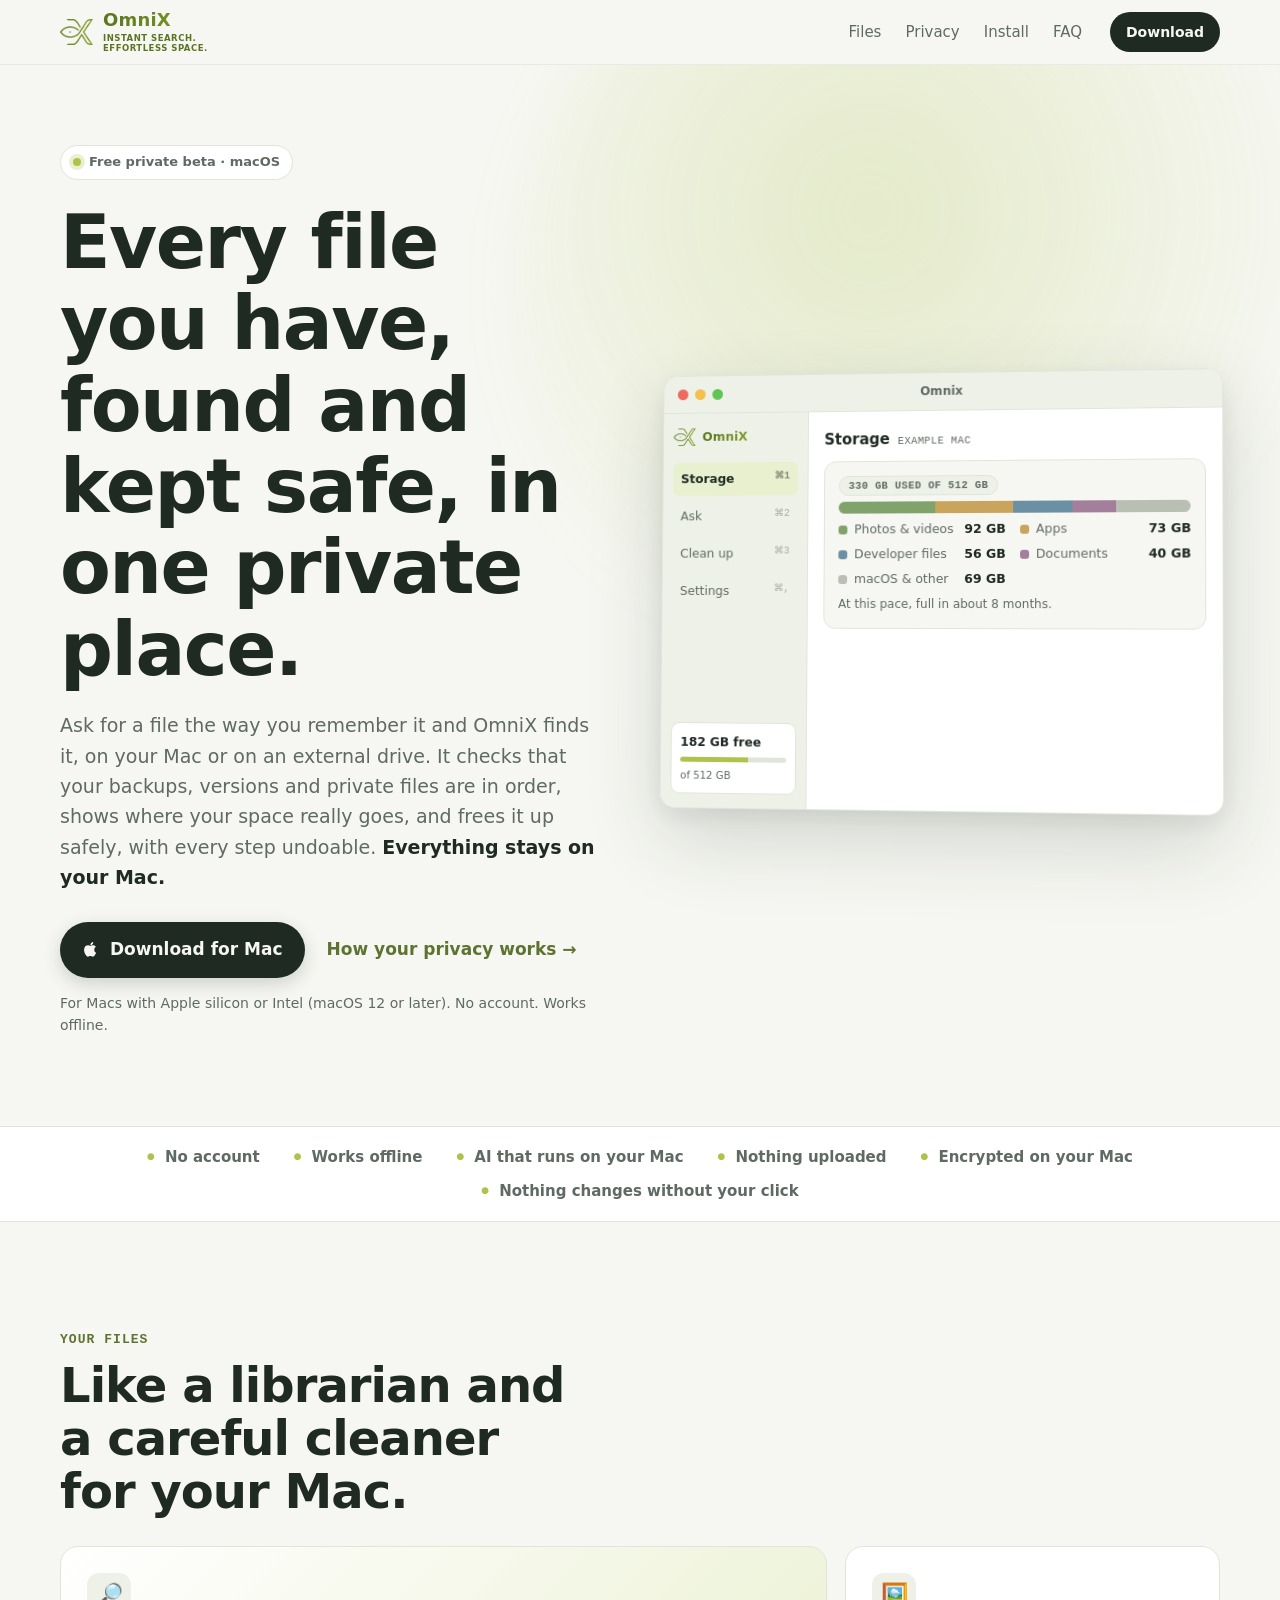
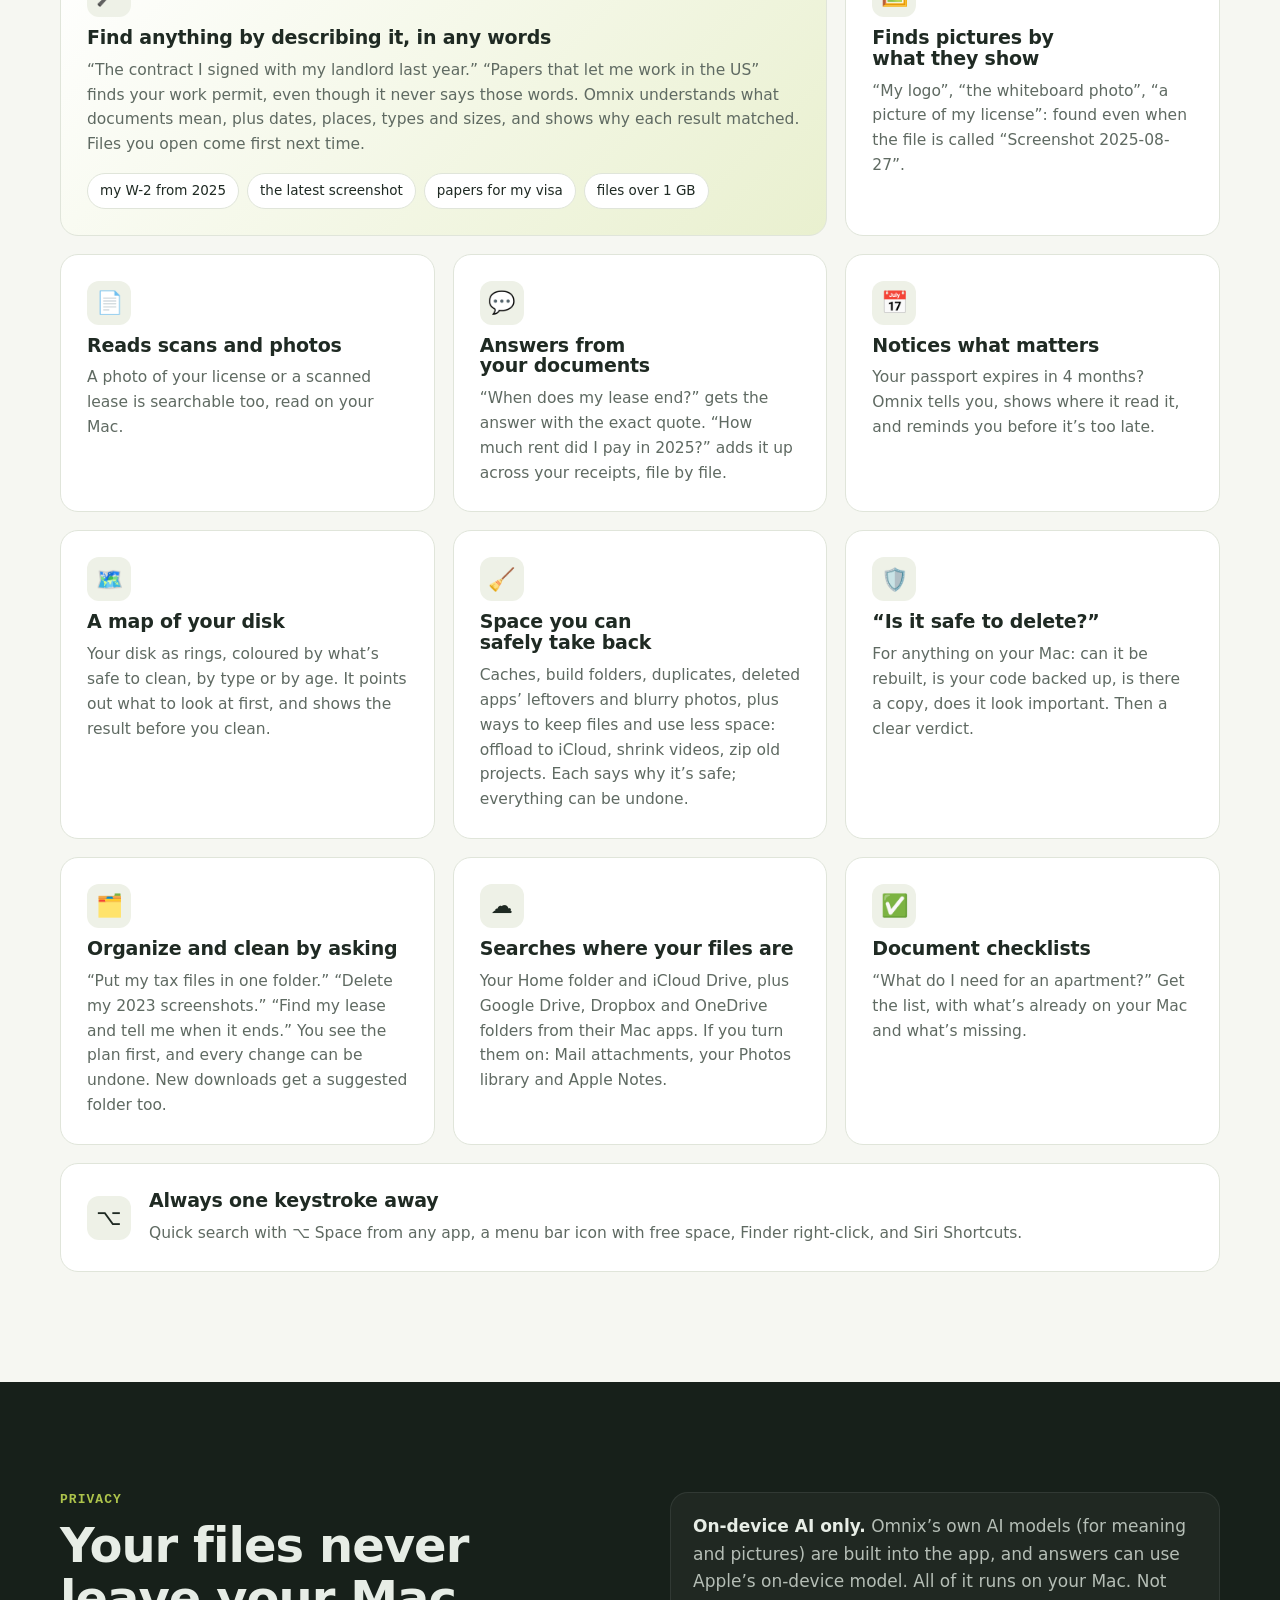
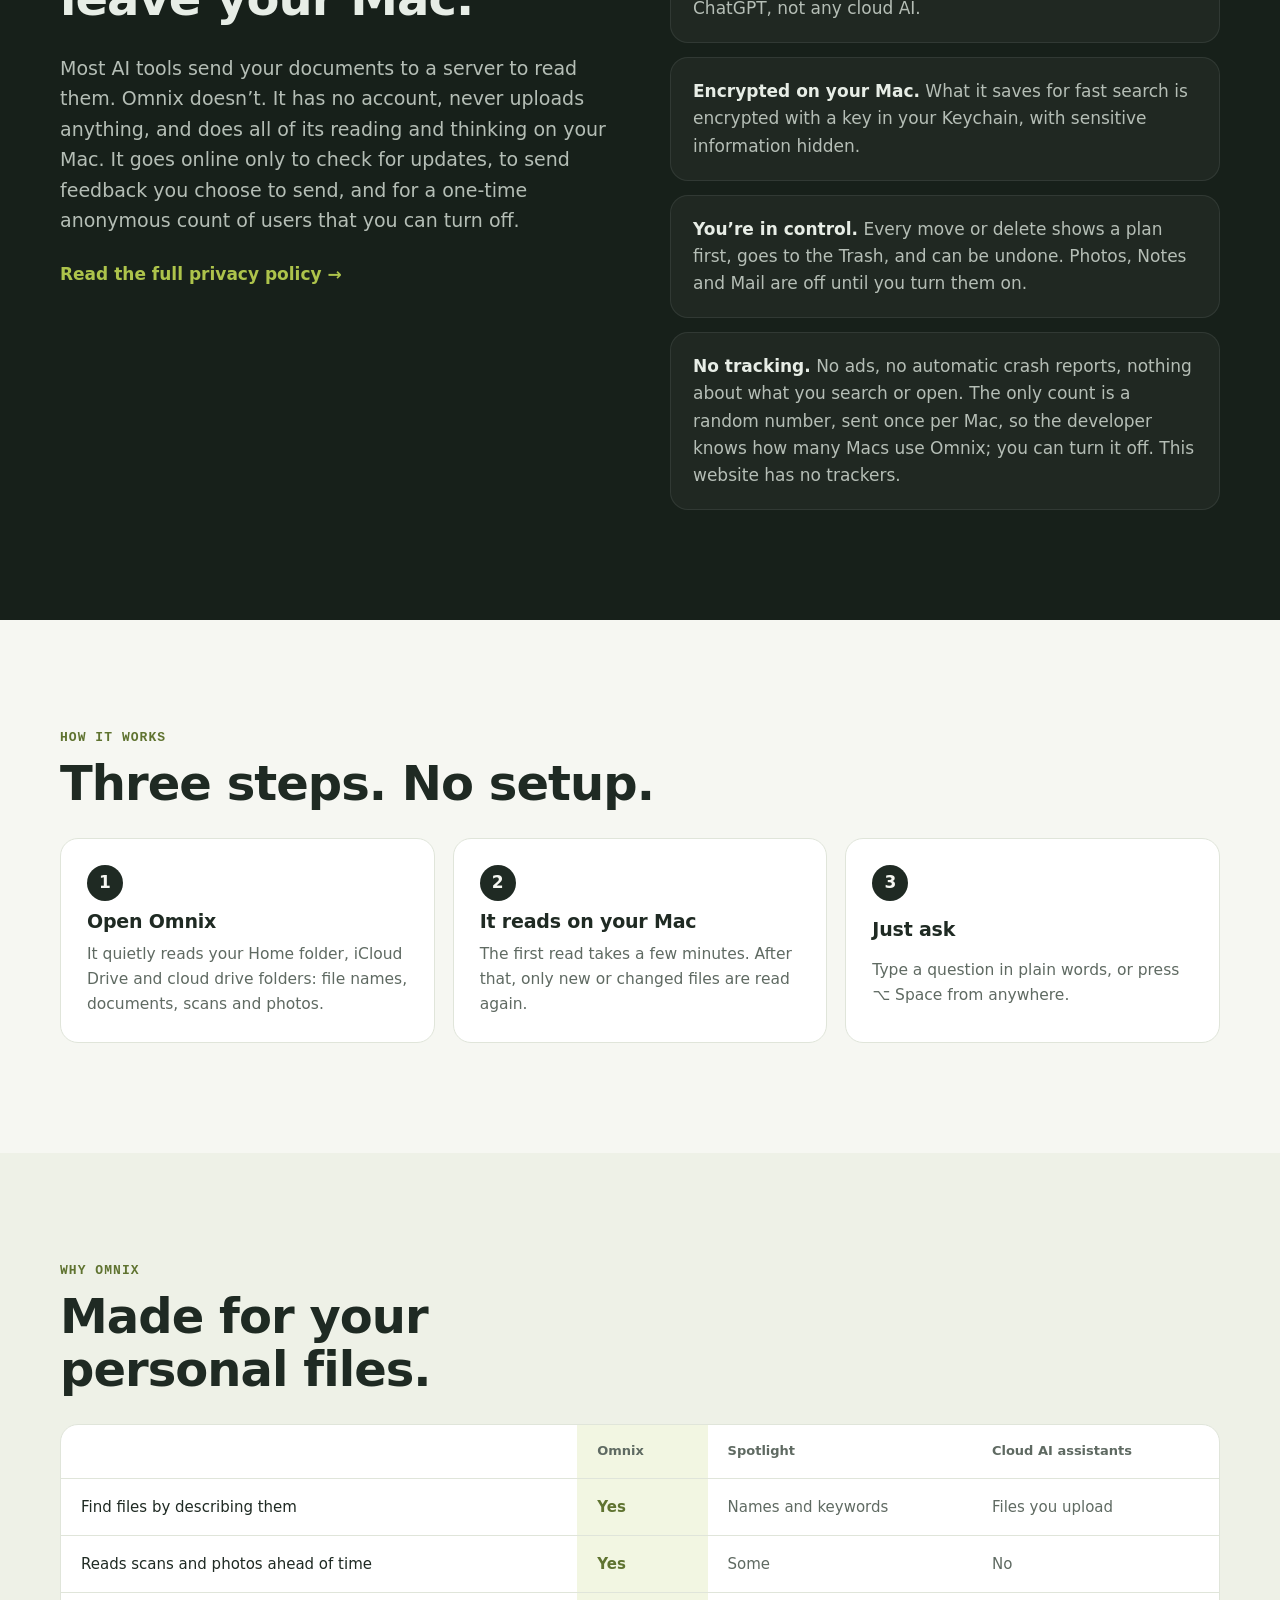
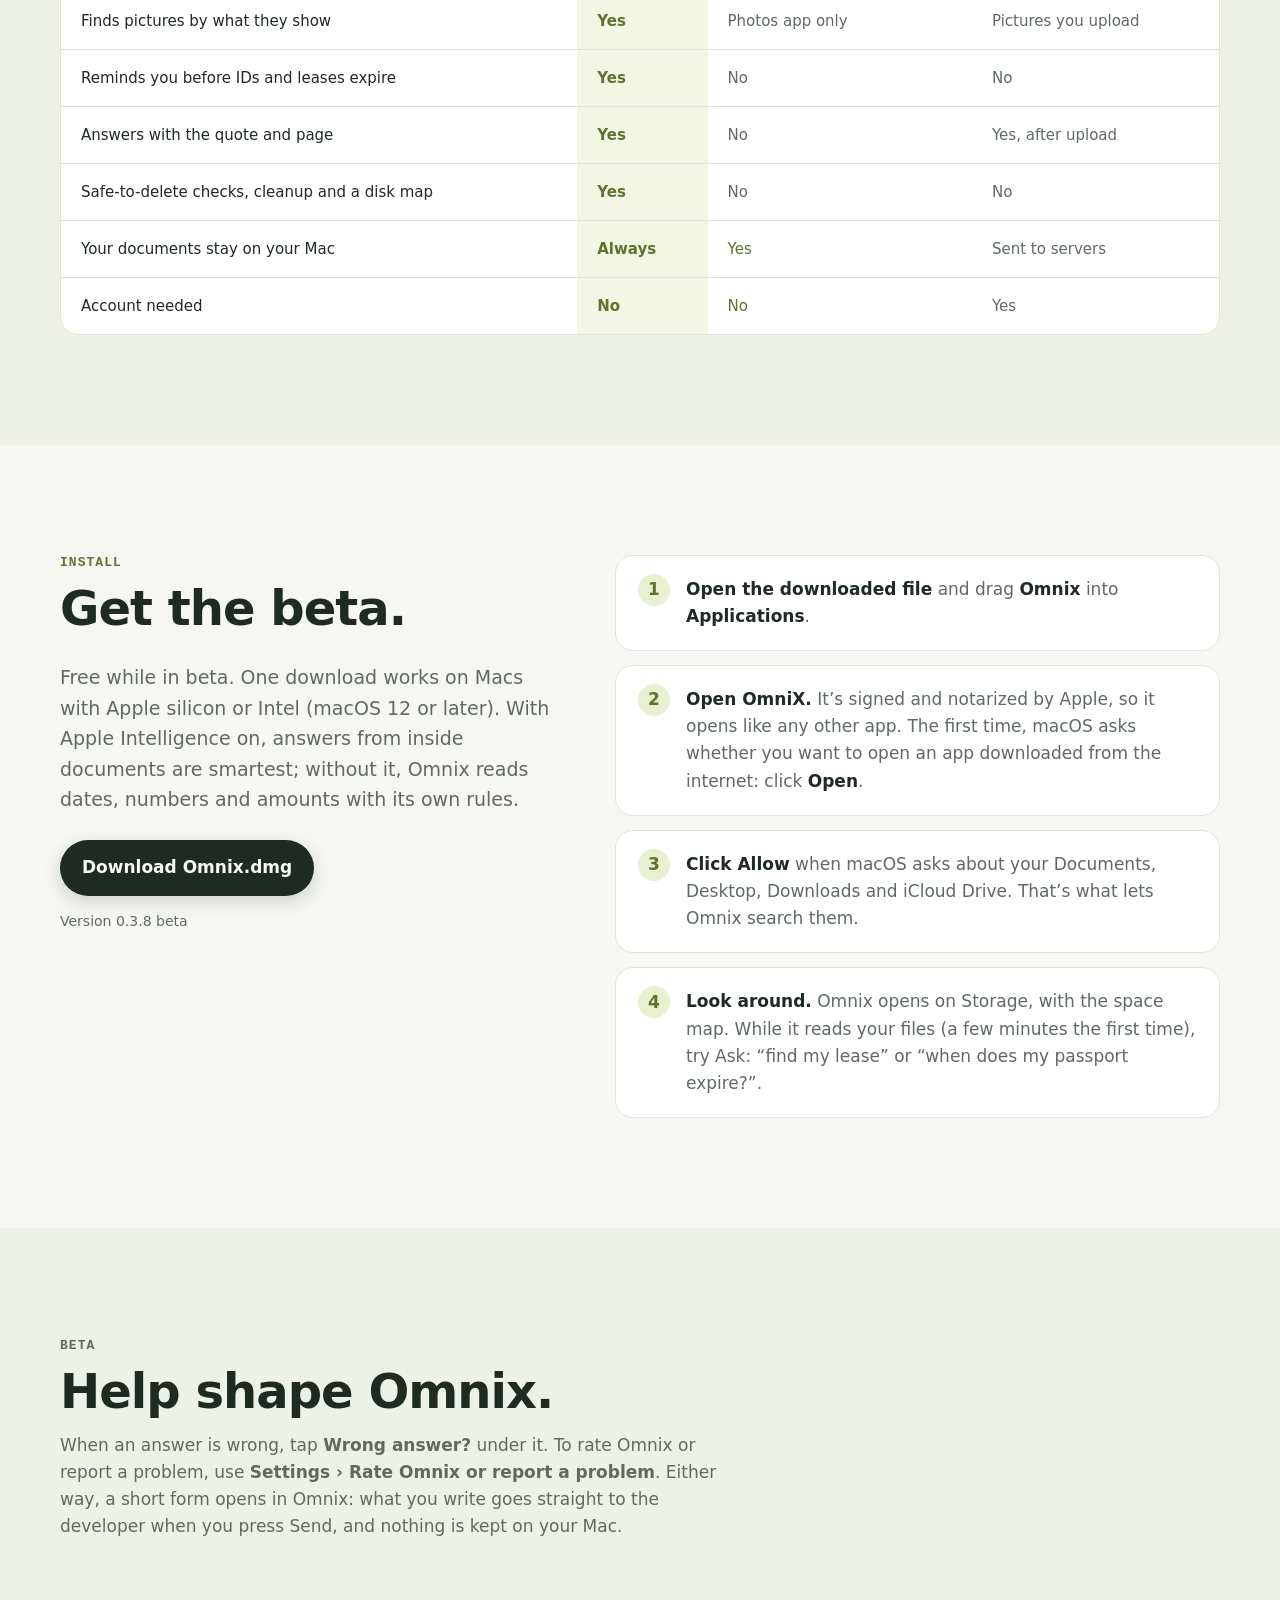
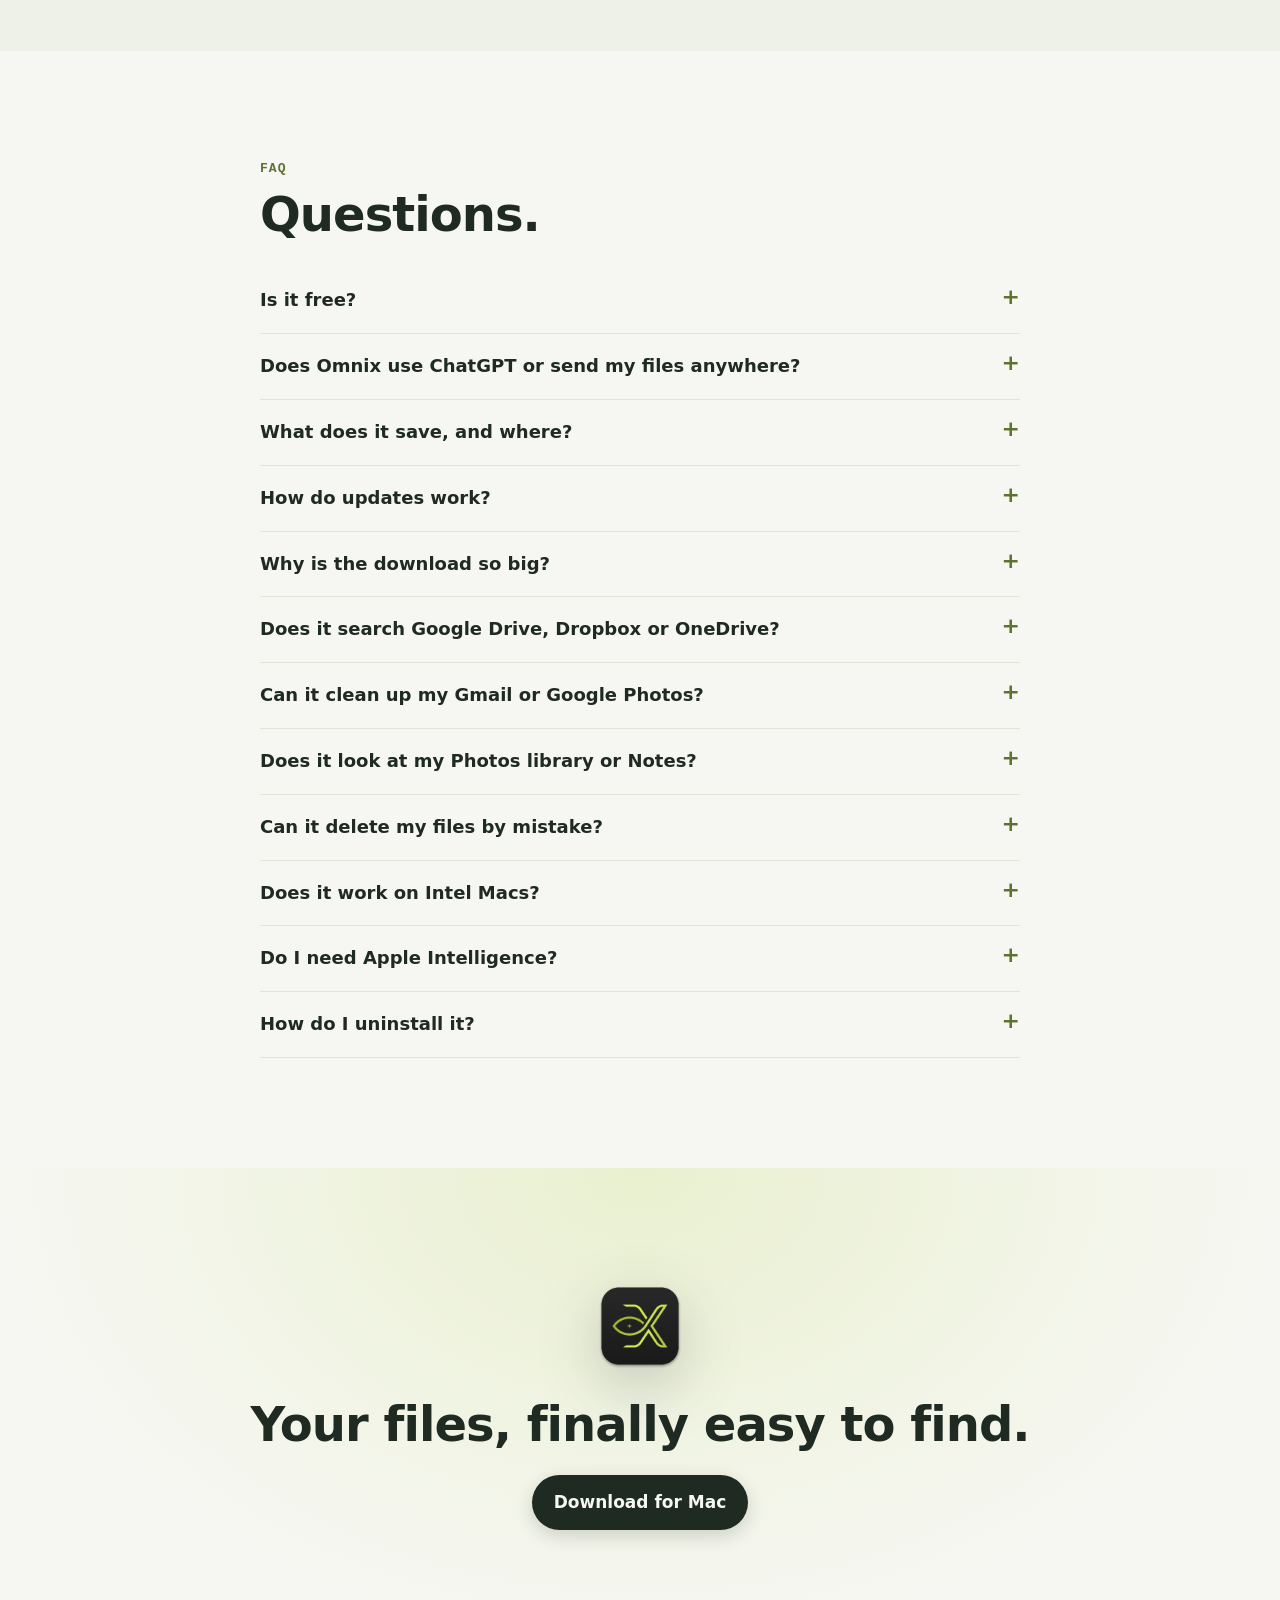
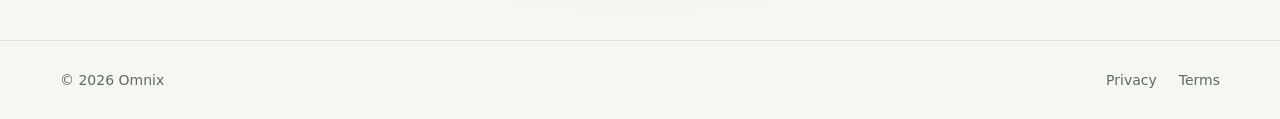
<file: index.html>
<!DOCTYPE html>
<html lang="en">
<head>
<meta charset="utf-8">
<meta name="viewport" content="width=device-width, initial-scale=1">
<title>OmniX — Your files, found and kept safe. Privately.</title>
<meta name="description" content="OmniX finds any file on your Mac or your drives by what it means, checks that your backups, versions and private files are in order, and frees up space safely. No account, works offline, and everything stays on your Mac.">
<meta name="theme-color" content="#f6f7f2" media="(prefers-color-scheme: light)">
<meta name="theme-color" content="#111612" media="(prefers-color-scheme: dark)">
<meta property="og:title" content="OmniX — Your files, found and kept safe. Privately.">
<meta property="og:description" content="Find any file by what it means, check your backups and private files, and free up space safely. Private, on-device, no account.">
<meta property="og:image" content="https://ishankpujari.github.io/omnix-website/assets/og.png">
<meta property="og:url" content="https://ishankpujari.github.io/omnix-website/">
<meta property="og:type" content="website">
<meta name="twitter:card" content="summary_large_image">
<link rel="icon" href="assets/favicon.png" type="image/png">
<link rel="apple-touch-icon" href="assets/apple-touch-icon.png">
<link rel="stylesheet" href="style.css">
<script src="site.js" defer></script>
</head>
<body>
<a class="skip" href="#main">Skip to content</a>

<header class="nav">
  <div class="wrap nav-inner">
    <a class="logo" href="index.html" aria-label="Omnix home"><picture><source srcset="assets/omnix-mark@2x.png" media="(prefers-color-scheme: dark)"><img src="assets/omnix-mark-light@2x.png" alt="" width="33" height="26"></picture><span class="logo-name"><span class="logo-word">OmniX</span><span class="logo-tagline"><span>Instant search.</span><span>Effortless space.</span></span></span></a>
    <nav aria-label="Sections">
      <a href="#features">Files</a>
      <a href="#privacy">Privacy</a>
      <a href="#install">Install</a>
      <a href="#faq">FAQ</a>
    </nav>
    <a class="button small" data-download href="#install">Download</a>
  </div>
</header>

<main id="main">

  <!-- Hero -->
  <section class="hero">
    <div class="glow" aria-hidden="true"></div>
    <div class="wrap hero-inner">
      <div class="hero-copy">
        <span class="pill"><span class="dot"></span> Free private beta · macOS</span>
        <h1>Every file you have, found and kept safe, in one private place.</h1>
        <p class="lede">Ask for a file the way you remember it and OmniX finds it, on your Mac or on an external drive. It checks that your backups, versions and private files are in order, shows where your space really goes, and frees it up safely, with every step undoable. <strong>Everything stays on your Mac.</strong></p>
        <div class="cta">
          <a class="button" data-download href="#install">
            <svg viewBox="0 0 24 24" aria-hidden="true"><path d="M16.4 12.7c0-2.4 2-3.6 2.1-3.7-1.2-1.7-3-1.9-3.6-2-1.5-.2-3 .9-3.8.9-.8 0-2-.9-3.3-.9-1.7 0-3.3 1-4.2 2.5-1.8 3.1-.5 7.7 1.3 10.2.8 1.2 1.8 2.6 3.1 2.5 1.2 0 1.7-.8 3.2-.8s1.9.8 3.2.8c1.3 0 2.2-1.2 3-2.4 1-1.4 1.3-2.7 1.4-2.8-.1 0-2.4-.9-2.4-3.3zM14 5.5c.7-.8 1.1-1.9 1-3-1 0-2.1.7-2.8 1.5-.6.7-1.2 1.8-1 2.9 1.1.1 2.1-.6 2.8-1.4z"/></svg>
            Download for Mac
          </a>
          <a class="link" href="#privacy">How your privacy works →</a>
        </div>
        <p class="fine">For Macs with Apple silicon or Intel (macOS 12 or later). No account. Works offline.</p>
      </div>

      <!-- A live picture of the app (example files and numbers, not anyone's real ones) -->
      <div class="window" role="img" aria-label="An example of the Omnix app: what fills the disk, a space map of it, answers from documents, expiry dates it noticed, and what is safe to clean up.">
        <div class="window-bar"><span></span><span></span><span></span><b>Omnix</b></div>
        <div class="window-body">
          <aside class="mini-side" aria-hidden="true">
            <div class="mini-brand"><picture><source srcset="assets/omnix-mark@2x.png" media="(prefers-color-scheme: dark)"><img src="assets/omnix-mark-light@2x.png" alt="" width="23" height="18"></picture><span class="logo-word">OmniX</span></div>
            <div class="mini-link" data-tab="storage">Storage <kbd>⌘1</kbd></div>
            <div class="mini-link on" data-tab="ask">Ask <kbd>⌘2</kbd></div>
            <div class="mini-link" data-tab="cleanup">Clean up <kbd>⌘3</kbd></div>
            <div class="mini-link" data-tab="settings">Settings <kbd>⌘,</kbd></div>
            <div class="mini-disk"><b>182 GB free</b><i><em style="width:64%"></em></i><small>of 512 GB</small></div>
          </aside>
          <div class="mini-chat" aria-hidden="true">
            <!-- Ask: where it starts, with example questions -->
            <div class="convo" data-convo data-name="examples" data-tab="ask" hidden>
              <div class="panel-title">Ask anything about your files</div>
              <p class="ask-lede">Describe a file to find it, ask what’s in it, or check what’s safe to delete.</p>
              <div class="chips">
                <span class="chip featured">Any sensitive files left in my Downloads?</span>
                <span class="chip featured">Plot my storage over the last month</span>
                <span class="chip">Find my lease from last year</span>
                <span class="chip">What did I download this week?</span>
                <span class="chip">Show my screenshots from this month</span>
                <span class="chip">Is it safe to delete node_modules?</span>
                <span class="chip">What’s in System Data?</span>
              </div>
            </div>
            <!-- Ask: a chart -->
            <div class="convo" data-convo data-name="chart" data-tab="ask" hidden>
              <div class="bubble">Plot my storage over the last month</div>
              <div class="answer">
                <span class="tag">Chart · space used, last 30 days</span>
                <strong>+14 GB this month</strong>
                <svg class="mini-chart" viewBox="0 0 300 132" role="img" aria-label="Space used rose from 311 GB to 325 GB over 30 days, with a jump on November 12">
                  <g class="mini-chart-grid"><line x1="34" x2="294" y1="94.7" y2="94.7"/><line x1="34" x2="294" y1="60" y2="60"/><line x1="34" x2="294" y1="25.3" y2="25.3"/></g>
                  <g class="mini-chart-axis"><text x="28" y="97.7" text-anchor="end">310 GB</text><text x="28" y="63" text-anchor="end">320 GB</text><text x="28" y="28.3" text-anchor="end">330 GB</text><text x="34" y="127">Oct 26</text><text x="186.4" y="127" text-anchor="middle">Nov 12</text><text x="294" y="127" text-anchor="end">Today</text></g>
                  <path class="mini-chart-area" d="M34.0,90.5 L43.0,89.8 L51.9,88.8 L60.9,87.7 L69.9,87.4 L78.8,86.3 L87.8,84.3 L96.8,82.9 L105.7,81.1 L114.7,80.5 L123.7,79.1 L132.6,78.0 L141.6,77.3 L150.6,76.6 L159.5,75.9 L168.5,74.2 L177.4,72.5 L186.4,49.3 L195.4,47.9 L204.3,46.8 L213.3,46.1 L222.3,44.7 L231.2,43.0 L240.2,41.3 L249.2,47.9 L258.1,47.2 L267.1,45.8 L276.1,44.4 L285.0,43.4 L294.0,42.3 L294.0,112 L34.0,112 Z"/>
                  <path class="mini-chart-line" d="M34.0,90.5 L43.0,89.8 L51.9,88.8 L60.9,87.7 L69.9,87.4 L78.8,86.3 L87.8,84.3 L96.8,82.9 L105.7,81.1 L114.7,80.5 L123.7,79.1 L132.6,78.0 L141.6,77.3 L150.6,76.6 L159.5,75.9 L168.5,74.2 L177.4,72.5 L186.4,49.3 L195.4,47.9 L204.3,46.8 L213.3,46.1 L222.3,44.7 L231.2,43.0 L240.2,41.3 L249.2,47.9 L258.1,47.2 L267.1,45.8 L276.1,44.4 L285.0,43.4 L294.0,42.3"/>
                  <circle class="mini-chart-dot" cx="186.4" cy="49.3" r="4"/>
                  <circle class="mini-chart-dot" cx="294" cy="42.3" r="4"/>
                </svg>
                <small>The jump on Nov 12: Xcode build files (6.2 GB), which Clean up can free. Emptying the Trash gave back 2.4 GB on Nov 19.</small>
              </div>
            </div>
            <!-- Ask: an answer from inside a document -->
            <div class="convo" data-convo data-name="lease" data-tab="ask">
              <div class="bubble">When does my lease end?</div>
              <div class="answer">
                <span class="tag">Answer from your document</span>
                <strong>July 31, 2026</strong>
                <blockquote>“The term of this lease ends on <mark>July 31, 2026</mark>…”</blockquote>
                <small>Lease_2025.pdf · page 2 · read from a scan</small>
              </div>
            </div>
            <!-- Ask: added up across many documents -->
            <div class="convo" data-convo data-name="rent" data-tab="ask" hidden>
              <div class="bubble">How much rent did I pay in 2025?</div>
              <div class="answer">
                <span class="tag">Added up from 12 receipts</span>
                <strong>$22,200.00</strong>
                <ul class="rows">
                  <li><b>$1,850.00</b><span>Jan 1 · rent-receipt-jan.pdf</span></li>
                  <li><b>$1,850.00</b><span>Feb 1 · rent-receipt-feb.pdf</span></li>
                  <li class="more">…and 10 more, each with its file</li>
                </ul>
              </div>
            </div>
            <!-- Ask: a picture by what it shows -->
            <div class="convo" data-convo data-name="picture" data-tab="ask" hidden>
              <div class="bubble">The photo of the whiteboard from our meeting</div>
              <div class="answer">
                <span class="tag good">Found by what the picture shows</span>
                <div class="picture-hit"><span class="thumb" aria-hidden="true"><i></i><i></i><i></i></span><div><strong class="name">IMG_4821.HEIC</strong><small>Photos · March 14 · the name says nothing, the picture matches</small></div></div>
              </div>
            </div>
            <!-- Ask: several steps in one request -->
            <div class="convo" data-convo data-name="plan" data-tab="ask" hidden>
              <div class="bubble">Find my work permit and tell me when it expires</div>
              <div class="answer">
                <span class="tag">2 steps · both found</span>
                <ul class="checks">
                  <li class="ok">Found it <small>EAD_card_front.pdf</small></li>
                  <li class="ok">Expires August 4, 2029 <small>“Card expires 08/04/29”</small></li>
                </ul>
              </div>
            </div>
            <!-- Ask: a checklist of documents -->
            <div class="convo" data-convo data-name="checklist" data-tab="ask" hidden>
              <div class="bubble">What documents do I need for a passport renewal?</div>
              <div class="answer">
                <span class="tag">Checklist · found on this Mac</span>
                <ul class="checks">
                  <li class="ok">Current passport <small>Passport_scan.pdf</small></li>
                  <li class="ok">Passport photo <small>photo_2x2.jpg</small></li>
                  <li class="miss">Form DS-82 <small>not found</small></li>
                </ul>
              </div>
            </div>
            <!-- Storage: what fills the disk -->
            <div class="convo" data-convo data-name="storage" data-tab="storage" hidden>
              <div class="panel-title">Storage <small>example Mac</small></div>
              <div class="answer">
                <span class="tag">330 GB used of 512 GB</span>
                <div class="stack" aria-hidden="true"><i style="width:28%;--c:#7fa36b"></i><i style="width:22%;--c:#c9a45c"></i><i style="width:17%;--c:#6b8fa3"></i><i style="width:12%;--c:#a37f9b"></i><i style="width:21%;--c:#b9bfb3"></i></div>
                <ul class="legend">
                  <li><i style="--c:#7fa36b"></i>Photos &amp; videos <b>92 GB</b></li>
                  <li><i style="--c:#c9a45c"></i>Apps <b>73 GB</b></li>
                  <li><i style="--c:#6b8fa3"></i>Developer files <b>56 GB</b></li>
                  <li><i style="--c:#a37f9b"></i>Documents <b>40 GB</b></li>
                  <li><i style="--c:#b9bfb3"></i>macOS &amp; other <b>69 GB</b></li>
                </ul>
                <small>At this pace, full in about 8 months.</small>
              </div>
            </div>
            <!-- Clean up: what's safe to remove, and why -->
            <div class="convo" data-convo data-name="cleanup" data-tab="cleanup" hidden>
              <div class="panel-title">Clean up <small>example Mac</small></div>
              <div class="answer">
                <span class="tag good">16.5 GB you can free, safely</span>
                <ul class="rows cleanup">
                  <li><b>6.8 GB</b><span>Xcode build files · rebuilt</span><em>Safe</em></li>
                  <li><b>5.2 GB</b><span>Unused iCloud files</span><em class="blue">Offload</em></li>
                  <li><b>3.1 GB</b><span>Big video · half the size</span><em class="blue">Shrink</em></li>
                  <li><b>1.4 GB</b><span>Left by a deleted app (Notion)</span><em class="review">Review</em></li>
                </ul>
                <small>Every item says why it’s safe. Undo is in the history.</small>
              </div>
            </div>
            <!-- Storage: the space map -->
            <div class="convo" data-convo data-name="map" data-tab="storage" hidden>
              <div class="panel-title">Space map <small>example Mac</small></div>
              <div class="map-demo">
                <svg class="mini-sunburst" viewBox="0 0 220 220" aria-hidden="true"><path d="M110.0,36.0 A74,74 0 0 1 164.6,160.0 L141.0,138.4 A42,42 0 0 0 110.0,68.0 Z" fill="#5d6470" class="tip"><title>Library</title></path><path d="M110.0,6.0 A104,104 0 0 1 164.6,21.5 L149.9,45.3 A76,76 0 0 0 110.0,34.0 Z" fill="#d39a2c" fill-opacity=".8"><title>Caches</title></path><path d="M164.6,21.5 A104,104 0 0 1 197.8,54.3 L174.2,69.3 A76,76 0 0 0 149.9,45.3 Z" fill="#4f9a5c" fill-opacity=".8"><title>Developer</title></path><path d="M197.8,54.3 A104,104 0 0 1 212.2,129.5 L184.7,124.2 A76,76 0 0 0 174.2,69.3 Z" fill="#5d6470" fill-opacity=".8"><title>App data</title></path><path d="M212.2,129.5 A104,104 0 0 1 190.1,176.3 L168.6,158.4 A76,76 0 0 0 184.7,124.2 Z" fill="#5d6470" fill-opacity=".8"><title>Containers</title></path><path d="M164.6,160.0 A74,74 0 0 1 86.3,180.1 L96.5,149.8 A42,42 0 0 0 141.0,138.4 Z" fill="#8a96a6" class="tip"><title>Movies</title></path><path d="M186.7,180.2 A104,104 0 0 1 157.8,202.4 L144.9,177.5 A76,76 0 0 0 166.1,161.3 Z" fill="#4a7fc1" fill-opacity=".8"><title>Screen recordings</title></path><path d="M157.8,202.4 A104,104 0 0 1 91.8,212.4 L96.7,184.8 A76,76 0 0 0 144.9,177.5 Z" fill="#8a96a6" fill-opacity=".8"><title>Trips</title></path><path d="M86.3,180.1 A74,74 0 0 1 38.1,127.5 L69.2,119.9 A42,42 0 0 0 96.5,149.8 Z" fill="#8a96a6"><title>Pictures</title></path><path d="M76.6,208.5 A104,104 0 0 1 11.9,144.6 L38.3,135.3 A76,76 0 0 0 85.6,182.0 Z" fill="#8a96a6" fill-opacity=".8"><title>Photos Library</title></path><path d="M38.1,127.5 A74,74 0 0 1 43.9,76.8 L72.5,91.2 A42,42 0 0 0 69.2,119.9 Z" fill="#8a96a6"><title>Projects</title></path><path d="M9.0,134.6 A104,104 0 0 1 6.0,108.7 L34.0,109.0 A76,76 0 0 0 36.2,128.0 Z" fill="#4f9a5c" fill-opacity=".8"><title>node_modules</title></path><path d="M6.0,108.7 A104,104 0 0 1 7.4,93.1 L35.0,97.6 A76,76 0 0 0 34.0,109.0 Z" fill="#4f9a5c" fill-opacity=".8"><title>builds</title></path><path d="M43.9,76.8 A74,74 0 0 1 65.0,51.2 L84.5,76.7 A42,42 0 0 0 72.5,91.2 Z" fill="#d39a2c"><title>Downloads</title></path><path d="M17.0,63.4 A104,104 0 0 1 29.9,43.7 L51.4,61.6 A76,76 0 0 0 42.1,75.9 Z" fill="#d39a2c" fill-opacity=".8"><title>Installers</title></path><path d="M65.0,51.2 A74,74 0 0 1 88.0,39.3 L97.5,69.9 A42,42 0 0 0 84.5,76.7 Z" fill="#d39a2c" class="tip"><title>.ollama</title></path><path d="M46.8,27.4 A104,104 0 0 1 79.1,10.7 L87.4,37.4 A76,76 0 0 0 63.8,49.7 Z" fill="#d39a2c" fill-opacity=".8"><title>AI models</title></path><path d="M88.0,39.3 A74,74 0 0 1 110.0,36.0 L110.0,68.0 A42,42 0 0 0 97.5,69.9 Z" fill="#8a96a6"><title>Documents</title></path><path d="M79.1,10.7 A104,104 0 0 1 86.7,8.6 L93.0,35.9 A76,76 0 0 0 87.4,37.4 Z" fill="#8a96a6" fill-opacity=".8"><title>Taxes</title></path><circle cx="110" cy="110" r="40" class="hole"/><text x="110" y="106">Home</text><text x="110" y="122" class="big">250 GB</text></svg>
                <div class="map-demo-side">
                  <span class="tag">Look here first</span>
                  <p><b>.ollama</b> 14 GB · AI models not used in 8 months</p>
                  <p><b>Screen recordings</b> 14 GB · can shrink to half</p>
                  <p><b>Developer</b> 18 GB · Clean up can free it</p>
                  <ul class="map-demo-legend"><li><i style="background:#4f9a5c"></i>Safe to clean</li><li><i style="background:#4a7fc1"></i>Can take less space</li><li><i style="background:#d39a2c"></i>Worth a look</li><li><i style="background:#8a96a6"></i>Yours</li><li><i style="background:#5d6470"></i>macOS and apps</li></ul>
                </div>
              </div>
            </div>
            <!-- Ask: what Omnix noticed -->
            <div class="convo" data-convo data-name="noticed" data-tab="ask" hidden>
              <div class="panel-title">What Omnix noticed <small>example</small></div>
              <div class="answer noticed-demo">
                <p><b>Your passport expires on March 14, 2027 · in 4 months</b><small>From Passport_scan.pdf, where it says “Date of expiry 14 MAR 2027” · renewals can take weeks</small></p>
                <p><b>Your lease ends on July 31, 2026</b><small>From Lease_2025.pdf, where it says “ends on July 31, 2026”</small></p>
                <small>Omnix reminds you before each one, and only says what it can show you the proof for.</small>
              </div>
            </div>
            <div class="mini-input" data-input><span>Ask anything about your files…</span><b>Ask</b></div>
          </div>
        </div>
      </div>
    </div>
  </section>

  <!-- Promise strip -->
  <section class="promise" aria-label="Promises">
    <div class="wrap promise-inner">
      <span>No account</span><span>Works offline</span><span>AI that runs on your Mac</span><span>Nothing uploaded</span><span>Encrypted on your Mac</span><span>Nothing changes without your click</span>
    </div>
  </section>

  <!-- Features -->
  <section class="section" id="features">
    <div class="wrap">
      <p class="kicker">Your files</p>
      <h2>Like a librarian and a careful cleaner for your Mac.</h2>
      <div class="grid">
        <article class="card wide">
          <div class="icon" aria-hidden="true">🔎</div>
          <h3>Find anything by describing it, in any words</h3>
          <p>“The contract I signed with my landlord last year.” “Papers that let me work in the US” finds your work permit, even though it never says those words. Omnix understands what documents mean, plus dates, places, types and sizes, and shows why each result matched. Files you open come first next time.</p>
          <div class="examples"><span>my W-2 from 2025</span><span>the latest screenshot</span><span>papers for my visa</span><span>files over 1 GB</span></div>
        </article>
        <article class="card">
          <div class="icon" aria-hidden="true">🖼️</div>
          <h3>Finds pictures by what they show</h3>
          <p>“My logo”, “the whiteboard photo”, “a picture of my license”: found even when the file is called “Screenshot 2025-08-27”.</p>
        </article>
        <article class="card">
          <div class="icon" aria-hidden="true">📄</div>
          <h3>Reads scans and photos</h3>
          <p>A photo of your license or a scanned lease is searchable too, read on your Mac.</p>
        </article>
        <article class="card">
          <div class="icon" aria-hidden="true">💬</div>
          <h3>Answers from your documents</h3>
          <p>“When does my lease end?” gets the answer with the exact quote. “How much rent did I pay in 2025?” adds it up across your receipts, file by file.</p>
        </article>
        <article class="card">
          <div class="icon" aria-hidden="true">📅</div>
          <h3>Notices what matters</h3>
          <p>Your passport expires in 4 months? Omnix tells you, shows where it read it, and reminds you before it’s too late.</p>
        </article>
        <article class="card">
          <div class="icon" aria-hidden="true">🗺️</div>
          <h3>A map of your disk</h3>
          <p>Your disk as rings, coloured by what’s safe to clean, by type or by age. It points out what to look at first, and shows the result before you clean.</p>
        </article>
        <article class="card">
          <div class="icon" aria-hidden="true">🧹</div>
          <h3>Space you can safely take back</h3>
          <p>Caches, build folders, duplicates, deleted apps’ leftovers and blurry photos, plus ways to keep files and use less space: offload to iCloud, shrink videos, zip old projects. Each says why it’s safe; everything can be undone.</p>
        </article>
        <article class="card">
          <div class="icon" aria-hidden="true">🛡️</div>
          <h3>“Is it safe to delete?”</h3>
          <p>For anything on your Mac: can it be rebuilt, is your code backed up, is there a copy, does it look important. Then a clear verdict.</p>
        </article>
        <article class="card">
          <div class="icon" aria-hidden="true">🗂️</div>
          <h3>Organize and clean by asking</h3>
          <p>“Put my tax files in one folder.” “Delete my 2023 screenshots.” “Find my lease and tell me when it ends.” You see the plan first, and every change can be undone. New downloads get a suggested folder too.</p>
        </article>
        <article class="card">
          <div class="icon" aria-hidden="true">☁️</div>
          <h3>Searches where your files are</h3>
          <p>Your Home folder and iCloud Drive, plus Google Drive, Dropbox and OneDrive folders from their Mac apps. If you turn them on: Mail attachments, your Photos library and Apple Notes.</p>
        </article>
        <article class="card">
          <div class="icon" aria-hidden="true">✅</div>
          <h3>Document checklists</h3>
          <p>“What do I need for an apartment?” Get the list, with what’s already on your Mac and what’s missing.</p>
        </article>
        <article class="card full">
          <div class="icon" aria-hidden="true">⌥</div>
          <h3>Always one keystroke away</h3>
          <p>Quick search with ⌥ Space from any app, a menu bar icon with free space, Finder right-click, and Siri Shortcuts.</p>
        </article>
      </div>
    </div>
  </section>

  <!-- Privacy -->
  <section class="section dark" id="privacy">
    <div class="wrap privacy">
      <div>
        <p class="kicker">Privacy</p>
        <h2>Your files never leave your Mac.</h2>
        <p class="lede">Most AI tools send your documents to a server to read them. Omnix doesn’t. It has no account, never uploads anything, and does all of its reading and thinking on your Mac. It goes online only to check for updates, to send feedback you choose to send, and for a one-time anonymous count of users that you can turn off.</p>
        <a class="link light" href="privacy.html">Read the full privacy policy →</a>
      </div>
      <ul class="facts">
        <li><b>On-device AI only.</b> Omnix’s own AI models (for meaning and pictures) are built into the app, and answers can use Apple’s on-device model. All of it runs on your Mac. Not ChatGPT, not any cloud AI.</li>
        <li><b>Encrypted on your Mac.</b> What it saves for fast search is encrypted with a key in your Keychain, with sensitive information hidden.</li>
        <li><b>You’re in control.</b> Every move or delete shows a plan first, goes to the Trash, and can be undone. Photos, Notes and Mail are off until you turn them on.</li>
        <li><b>No tracking.</b> No ads, no automatic crash reports, nothing about what you search or open. The only count is a random number, sent once per Mac, so the developer knows how many Macs use Omnix; you can turn it off. This website has no trackers.</li>
      </ul>
    </div>
  </section>

  <!-- How it works -->
  <section class="section">
    <div class="wrap">
      <p class="kicker">How it works</p>
      <h2>Three steps. No setup.</h2>
      <ol class="steps">
        <li><span>1</span><h3>Open Omnix</h3><p>It quietly reads your Home folder, iCloud Drive and cloud drive folders: file names, documents, scans and photos.</p></li>
        <li><span>2</span><h3>It reads on your Mac</h3><p>The first read takes a few minutes. After that, only new or changed files are read again.</p></li>
        <li><span>3</span><h3>Just ask</h3><p>Type a question in plain words, or press ⌥ Space from anywhere.</p></li>
      </ol>
    </div>
  </section>

  <!-- Comparison -->
  <section class="section soft">
    <div class="wrap">
      <p class="kicker">Why Omnix</p>
      <h2>Made for your personal files.</h2>
      <div class="table-wrap">
        <table>
          <thead><tr><th></th><th>Omnix</th><th>Spotlight</th><th>Cloud AI assistants</th></tr></thead>
          <tbody>
            <tr><td>Find files by describing them</td><td class="yes">Yes</td><td class="part">Names and keywords</td><td class="part">Files you upload</td></tr>
            <tr><td>Reads scans and photos ahead of time</td><td class="yes">Yes</td><td class="part">Some</td><td class="no">No</td></tr>
            <tr><td>Finds pictures by what they show</td><td class="yes">Yes</td><td class="part">Photos app only</td><td class="part">Pictures you upload</td></tr>
            <tr><td>Reminds you before IDs and leases expire</td><td class="yes">Yes</td><td class="no">No</td><td class="no">No</td></tr>
            <tr><td>Answers with the quote and page</td><td class="yes">Yes</td><td class="no">No</td><td class="part">Yes, after upload</td></tr>
            <tr><td>Safe-to-delete checks, cleanup and a disk map</td><td class="yes">Yes</td><td class="no">No</td><td class="no">No</td></tr>
            <tr><td>Your documents stay on your Mac</td><td class="yes">Always</td><td class="yes">Yes</td><td class="no">Sent to servers</td></tr>
            <tr><td>Account needed</td><td class="yes">No</td><td class="yes">No</td><td class="no">Yes</td></tr>
          </tbody>
        </table>
      </div>
    </div>
  </section>

  <!-- Install -->
  <section class="section" id="install">
    <div class="wrap install">
      <div>
        <p class="kicker">Install</p>
        <h2>Get the beta.</h2>
        <p class="lede">Free while in beta. One download works on Macs with Apple silicon or Intel (macOS 12 or later). With Apple Intelligence on, answers from inside documents are smartest; without it, Omnix reads dates, numbers and amounts with its own rules.</p>
        <a class="button" data-download href="#install">Download Omnix.dmg</a>
        <p class="fine" data-version>Version 0.1.0 beta</p>
      </div>
      <ol class="install-steps">
        <li><b>Open the downloaded file</b> and drag <b>Omnix</b> into <b>Applications</b>.</li>
        <li><b>Open OmniX.</b> It’s signed and notarized by Apple, so it opens like any other app. The first time, macOS asks whether you want to open an app downloaded from the internet: click <b>Open</b>.</li>
        <li><b>Click Allow</b> when macOS asks about your Documents, Desktop, Downloads and iCloud Drive. That’s what lets Omnix search them.</li>
        <li><b>Look around.</b> Omnix opens on Storage, with the space map. While it reads your files (a few minutes the first time), try Ask: “find my lease” or “when does my passport expire?”.</li>
      </ol>
    </div>
  </section>

  <!-- Beta feedback -->
  <section class="section soft" id="feedback">
    <div class="wrap feedback">
      <div>
        <p class="kicker">Beta</p>
        <h2>Help shape Omnix.</h2>
        <p>When an answer is wrong, tap <b>Wrong answer?</b> under it. To rate Omnix or report a problem, use <b>Settings › Rate Omnix or report a problem</b>. Either way, a short form opens in Omnix: what you write goes straight to the developer when you press Send, and nothing is kept on your Mac.</p>
      </div>
    </div>
  </section>

  <!-- FAQ -->
  <section class="section" id="faq">
    <div class="wrap narrow">
      <p class="kicker">FAQ</p>
      <h2>Questions.</h2>
      <details><summary>Is it free?</summary><p>Yes, while it’s in beta.</p></details>
      <details><summary>Does Omnix use ChatGPT or send my files anywhere?</summary><p>No. It uses only Apple’s on-device model, which runs on your Mac. Omnix never sends your files or questions anywhere and has no account. It goes online only to check for updates, to send feedback when you press Send, and for a one-time anonymous count of users (a random number, nothing about you), each of which you can turn off. Search, safety checks and cleanup follow fixed rules and work even without Apple Intelligence.</p></details>
      <details><summary>What does it save, and where?</summary><p>The text it has read, what your files mean, your chat, Clean up’s history and your undo history, in its own folder on your Mac (~/Library/Application Support/com.omnix.desktop), encrypted, with sensitive numbers hidden. You can delete any of it in Settings.</p></details>
      <details><summary>How do updates work?</summary><p>Once a day Omnix checks whether a newer version is out. If there is one, it shows “Update now”, and one click downloads, installs and restarts it. Your search, settings and history stay. The check sends nothing about you or your files, and you can turn it off in Settings.</p></details>
      <details><summary>Why is the download so big?</summary><p>About 700 MB, because the AI that understands your documents and pictures is built into the app instead of running on a server. That’s what lets it work offline and keep your files private.</p></details>
      <details><summary>Does it search Google Drive, Dropbox or OneDrive?</summary><p>Yes, if you use their Mac apps: those apps keep a folder on your Mac, and Omnix searches it like any other folder. Files kept online only are found by name; Omnix never downloads them. Omnix doesn’t sign in to these services.</p></details>
      <details><summary>Can it clean up my Gmail or Google Photos?</summary><p>No. Those live on Google’s servers, and Omnix never connects to them. To see what fills your Google storage, use Google’s own page at one.google.com/storage.</p></details>
      <details><summary>Does it look at my Photos library or Notes?</summary><p>Only if you turn them on in Settings, and macOS asks for your permission first. Omnix never changes your notes; anything it removes from Photos goes to Recently Deleted for 30 days.</p></details>
      <details><summary>Can it delete my files by mistake?</summary><p>It never deletes on its own. Every change shows a plan first and waits for your click. Deleting means moving to the Trash, where you can put it back, and most changes have Undo.</p></details>
      <details><summary>Does it work on Intel Macs?</summary><p>Yes. The same download works on Apple silicon and Intel Macs, and updates arrive the same way. Apple Intelligence isn't available on Intel Macs, so answers from inside documents come from Omnix's own rules (dates, amounts, ID and receipt numbers and other labelled details); search, storage, cleanup and organizing work the same. The first read of your files takes longer on older Intel Macs.</p></details>
      <details><summary>Do I need Apple Intelligence?</summary><p>No. It makes some answers smarter (reading answers out of documents, custom checklists, planning long requests and chat); without it, Omnix's own rules still read dates, amounts and labelled details like ID and receipt numbers. Search by meaning, pictures, expiry dates, totals, cleanup and organizing all work without it.</p></details>
      <details><summary>How do I uninstall it?</summary><p>Quit Omnix, drag it from Applications to the Trash, and delete the folder ~/Library/Application Support/com.omnix.desktop. If you added it to Finder, also delete ~/Library/Services/Ask Omnix.workflow (or click Remove from Finder in Settings first).</p></details>
    </div>
  </section>

  <!-- Final call -->
  <section class="final">
    <div class="wrap final-inner">
      <img src="assets/icon-256.png" alt="" width="96" height="96">
      <h2>Your files, finally easy to find.</h2>
      <a class="button" data-download href="#install">Download for Mac</a>
    </div>
  </section>
</main>

<footer class="footer">
  <div class="wrap footer-inner">
    <span>© 2026 Omnix</span>
    <nav aria-label="Legal"><a href="privacy.html">Privacy</a><a href="terms.html">Terms</a></nav>
  </div>
</footer>
</body>
</html>
</file>
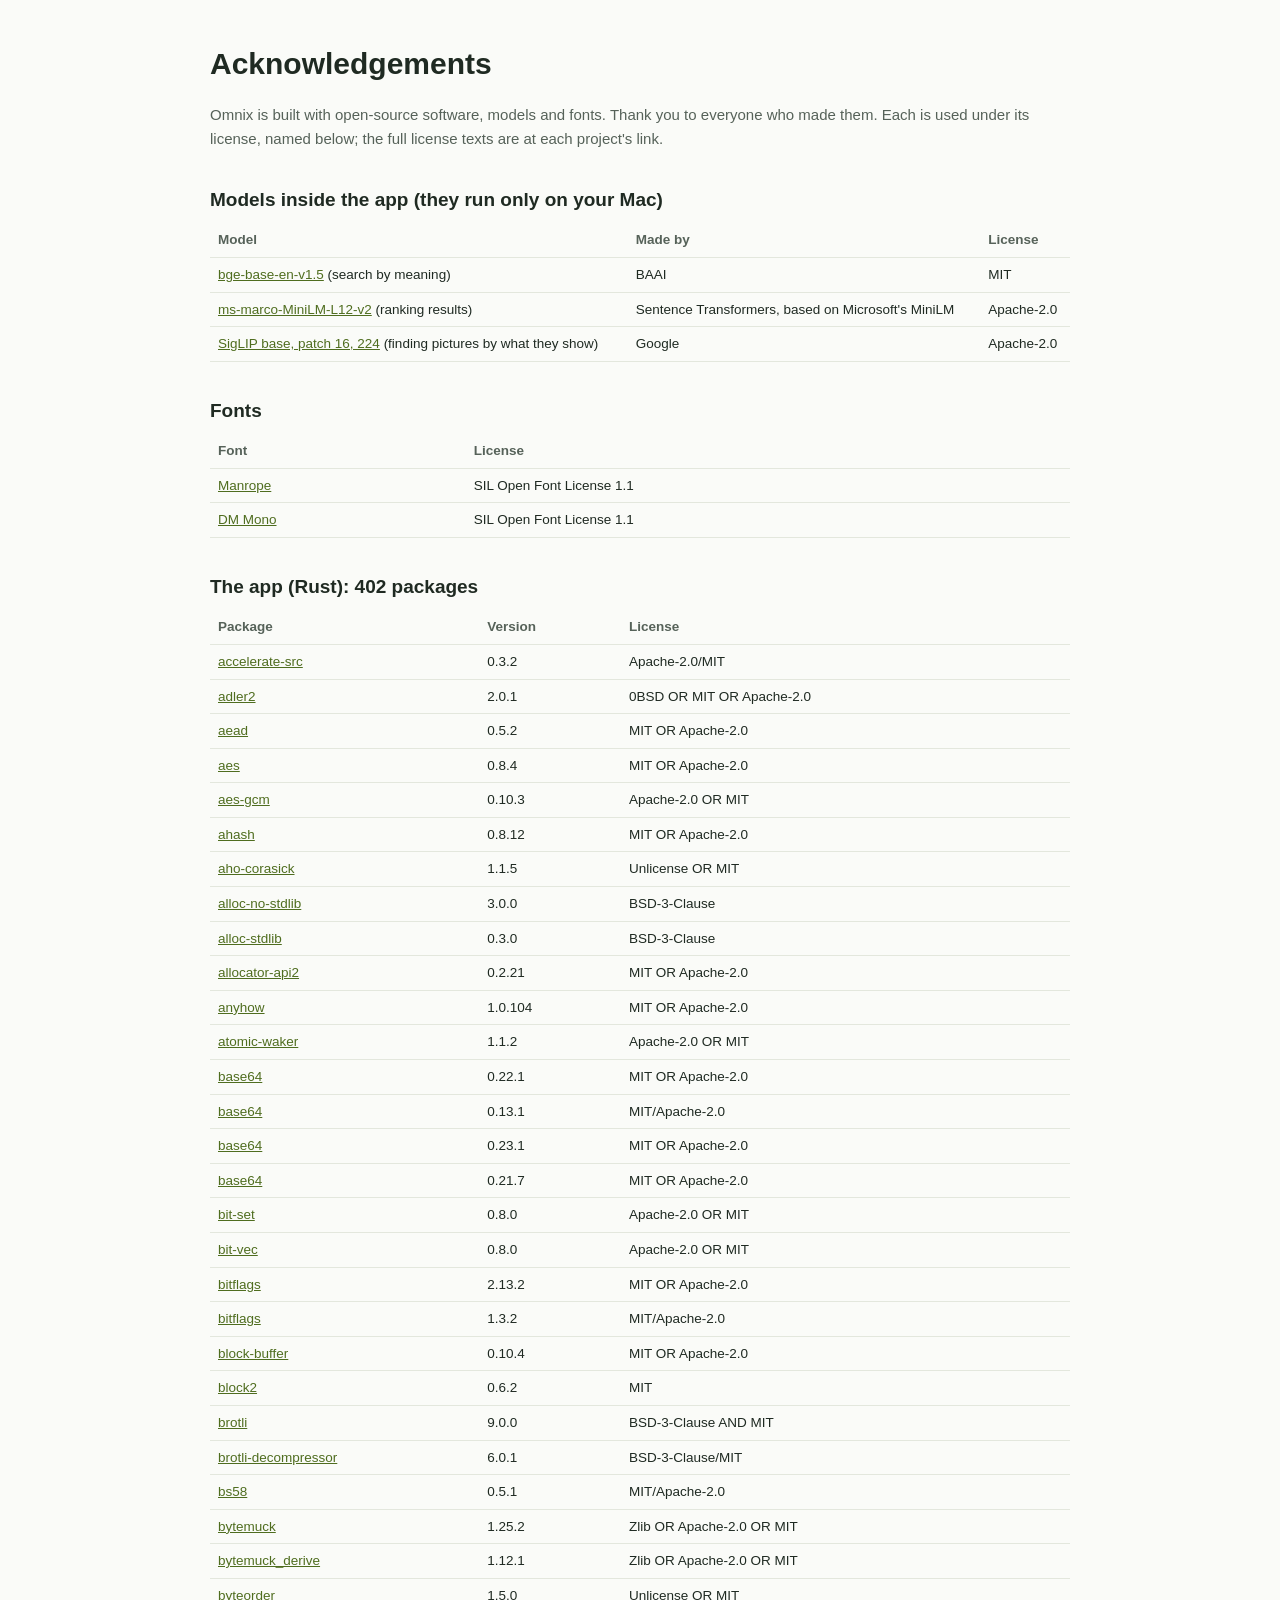
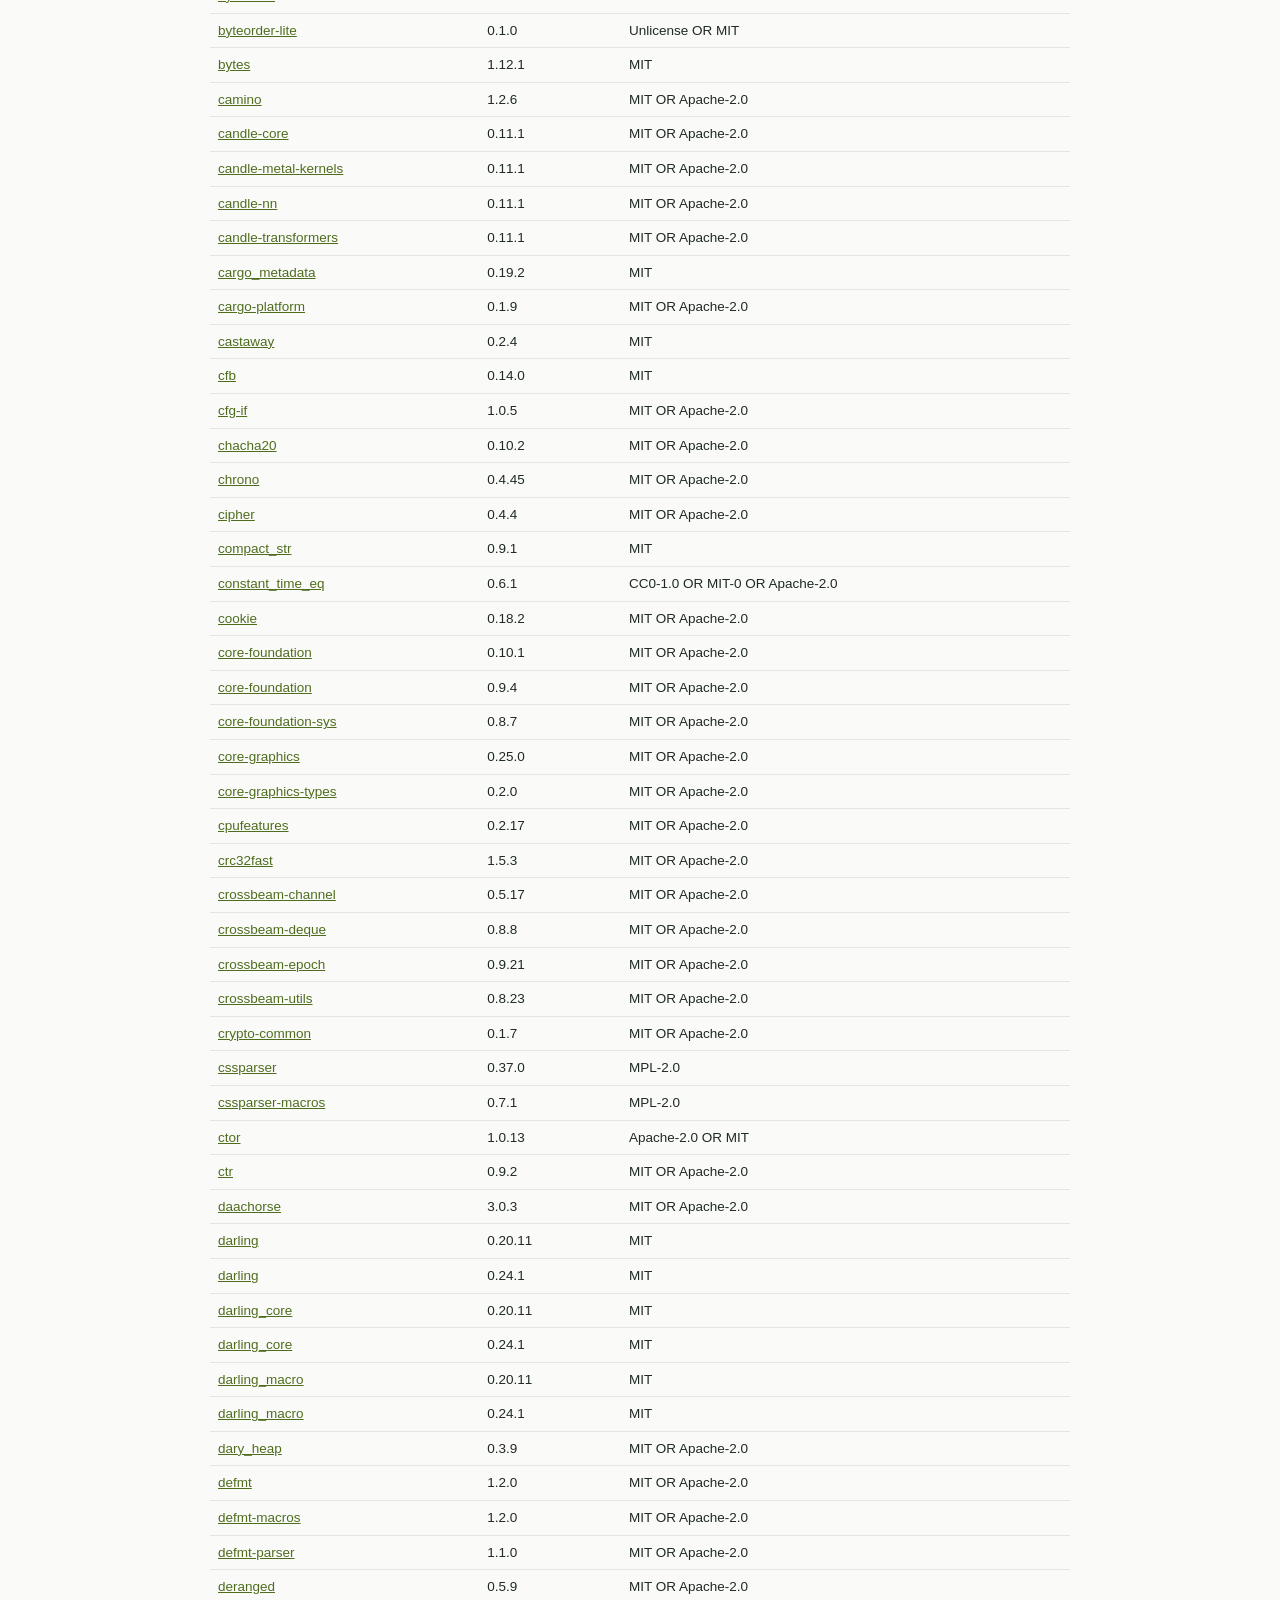
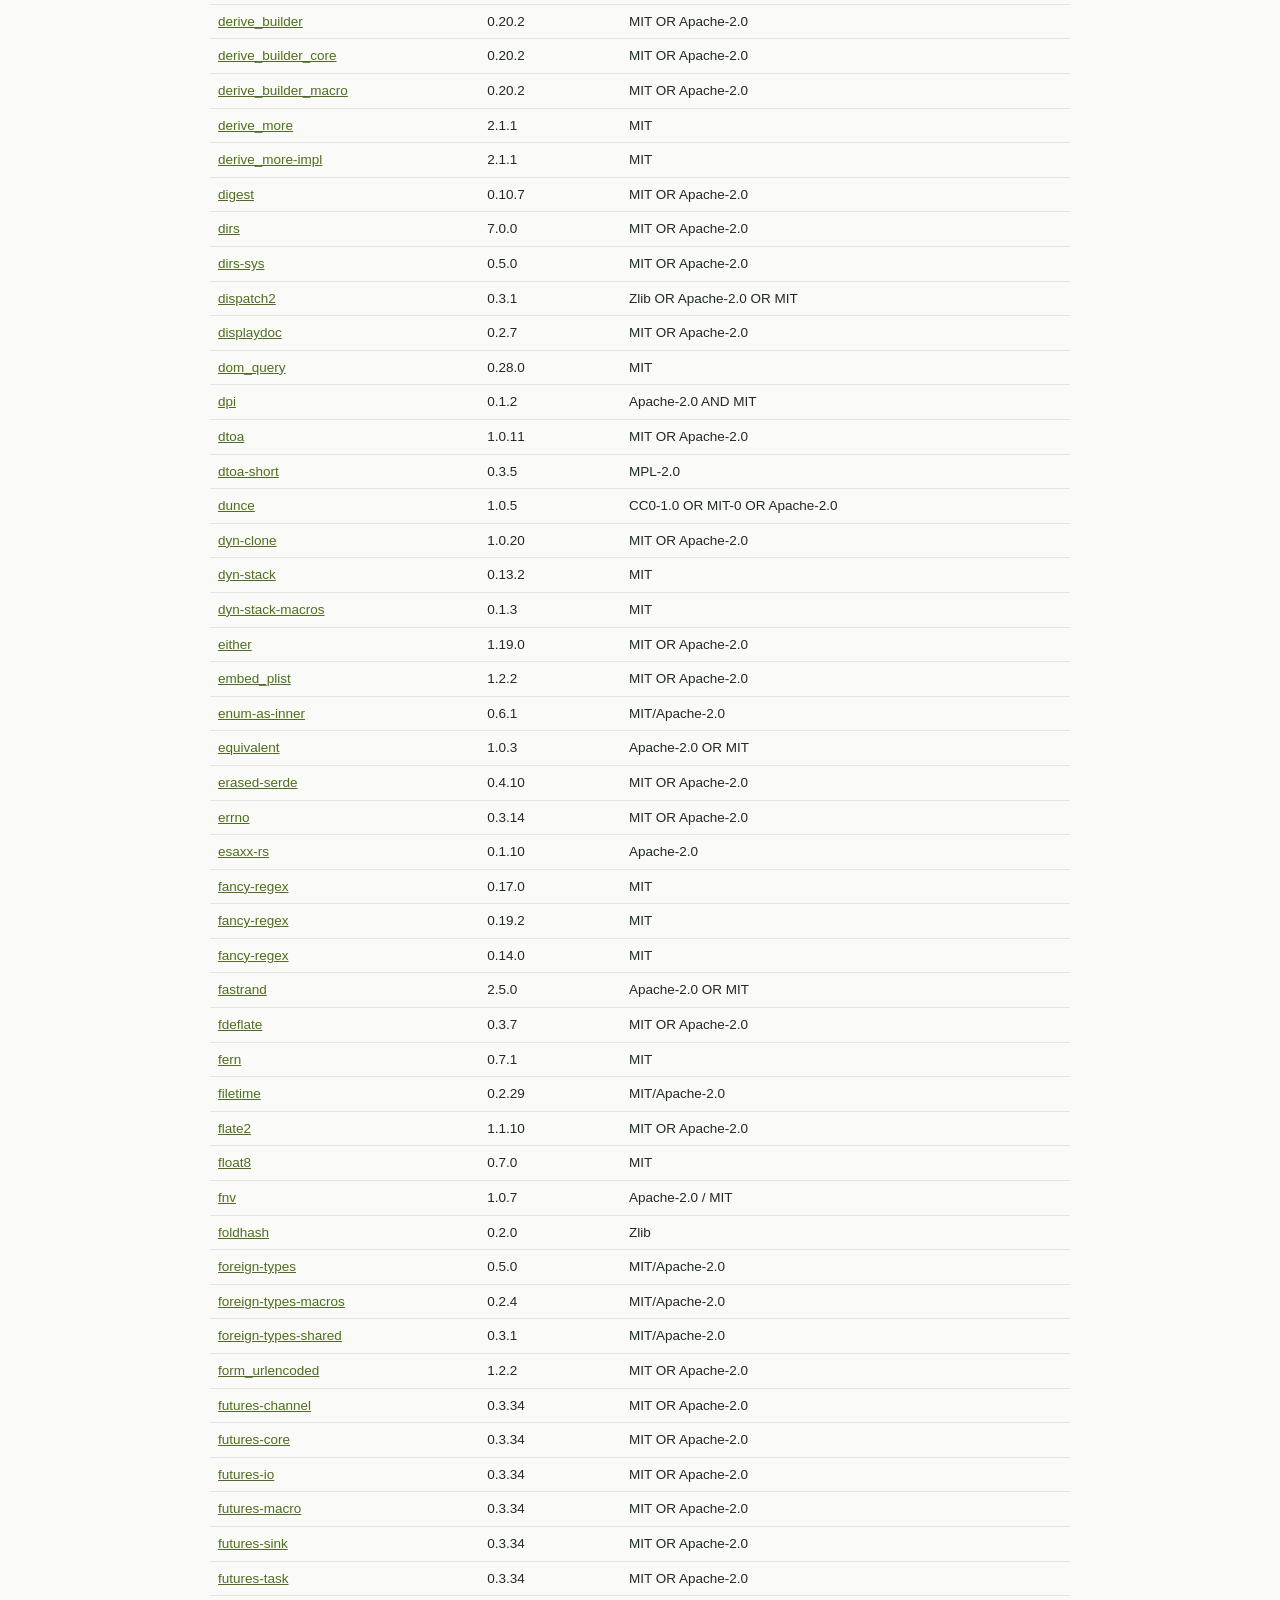
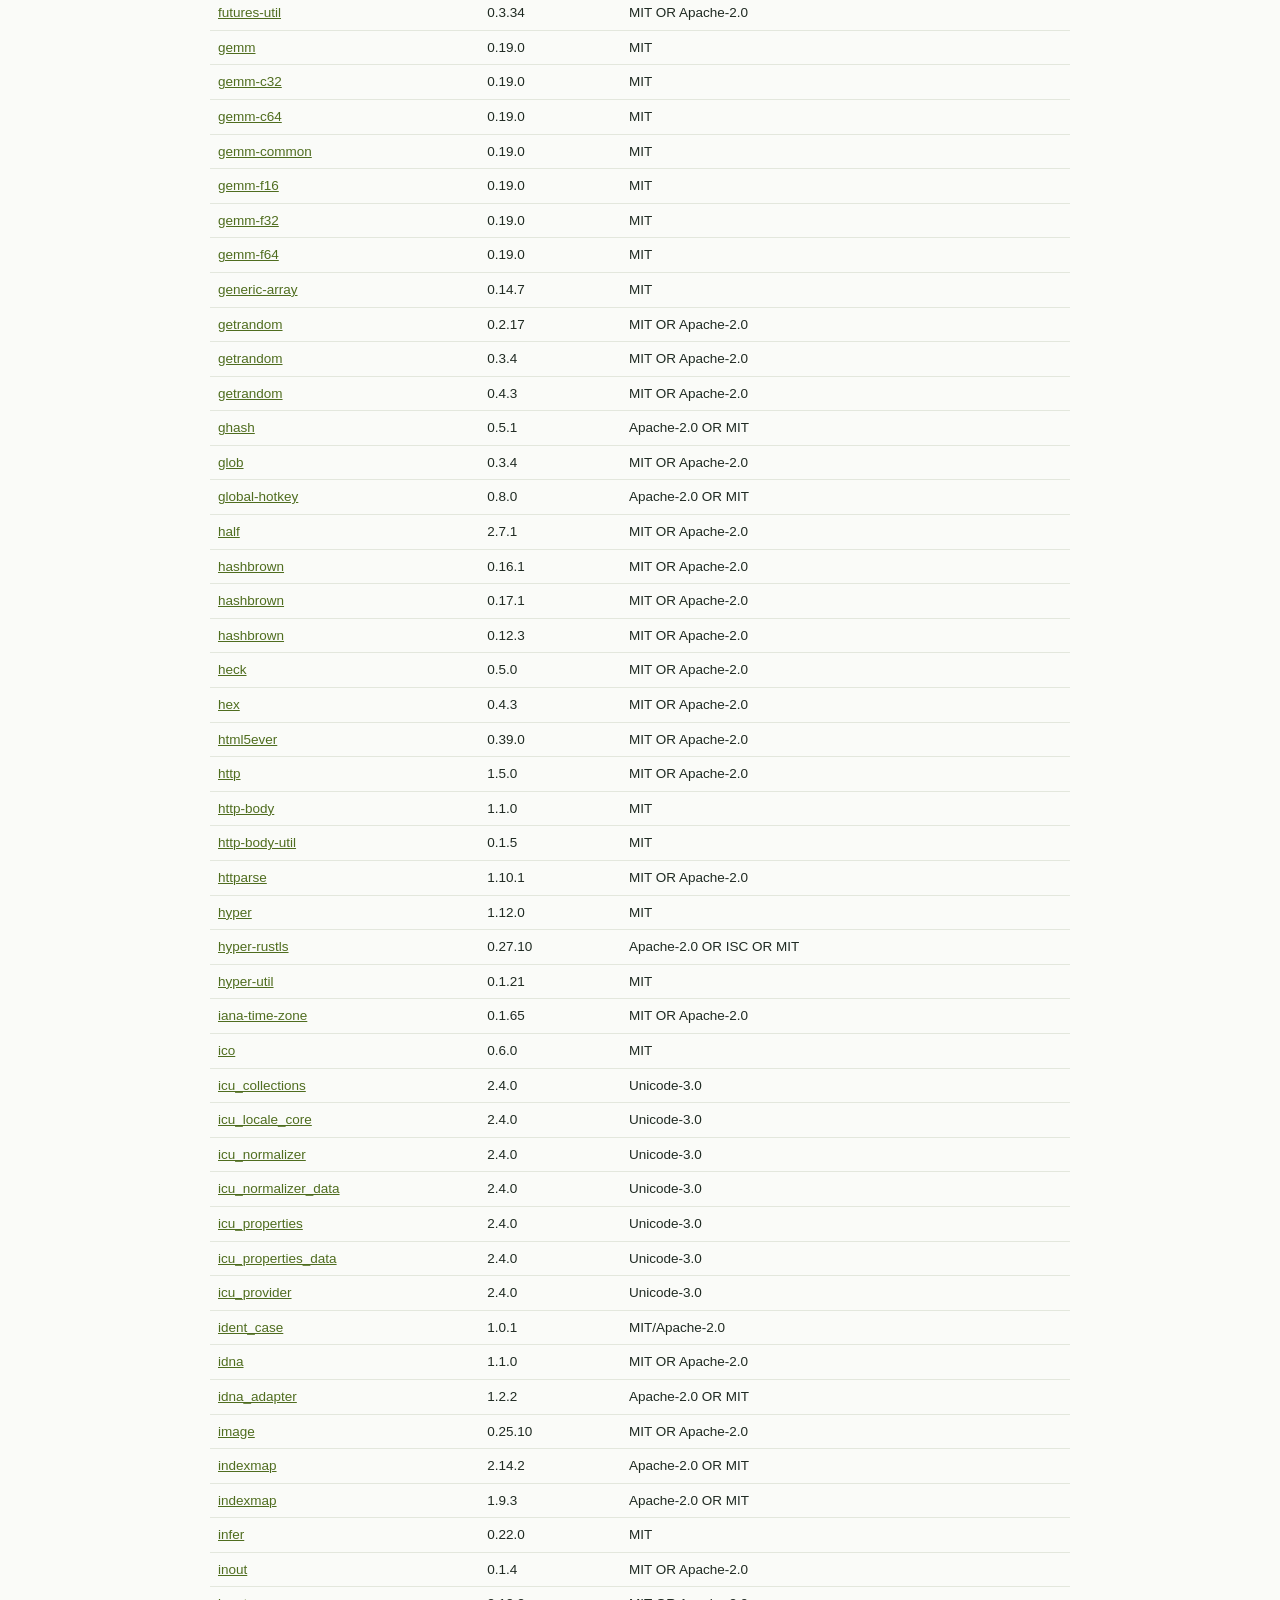
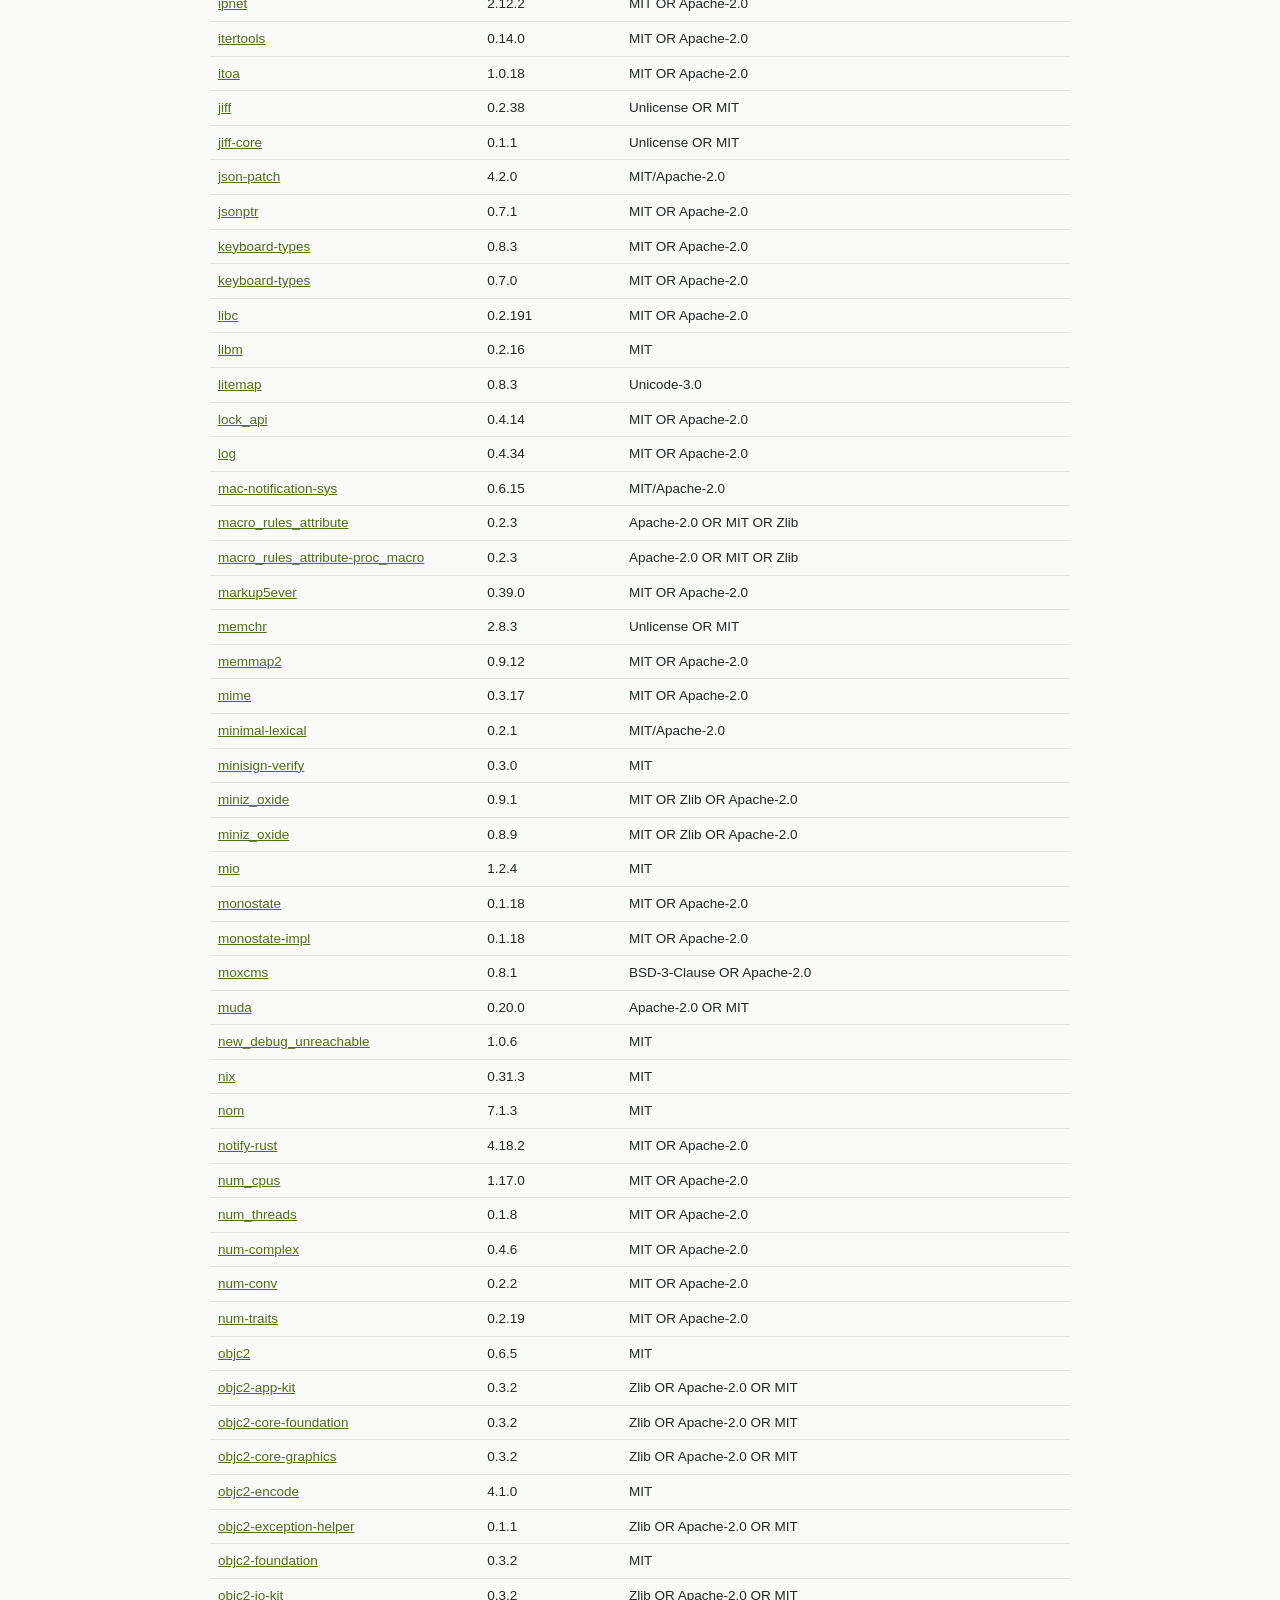
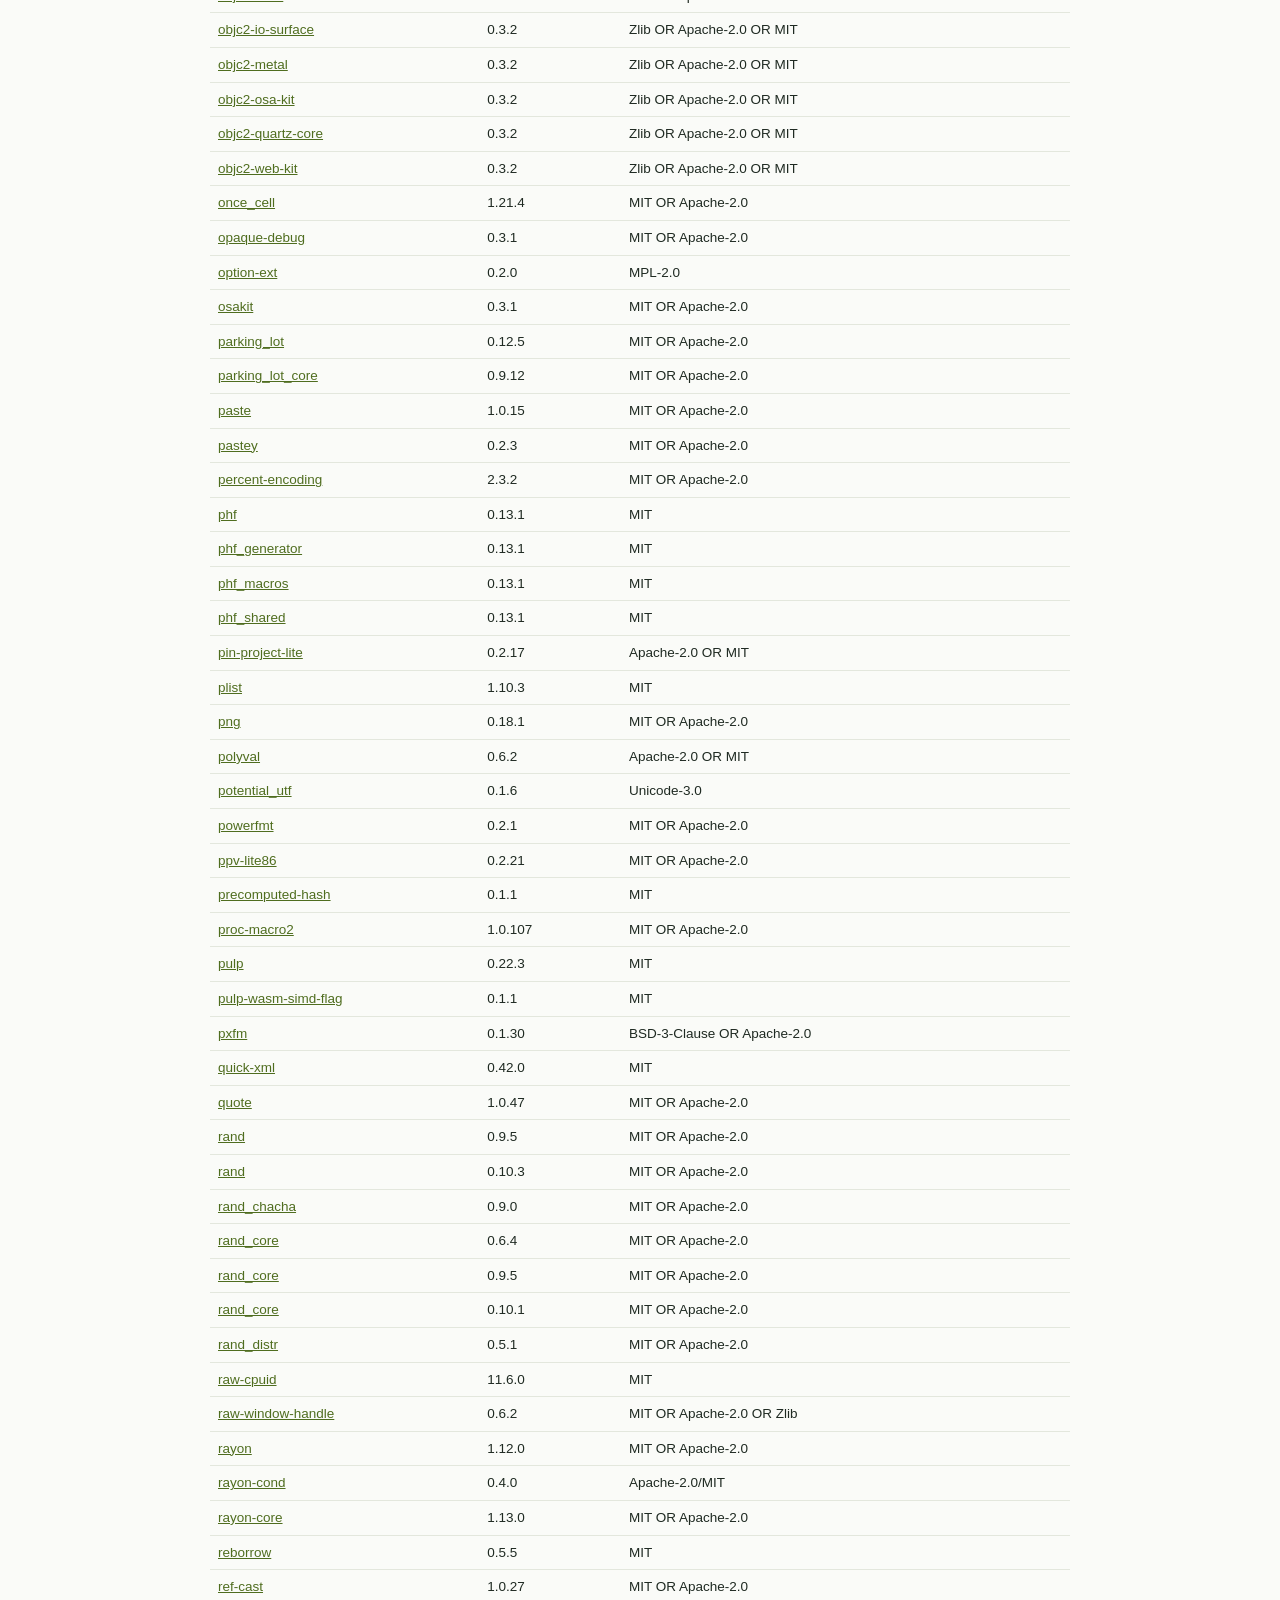
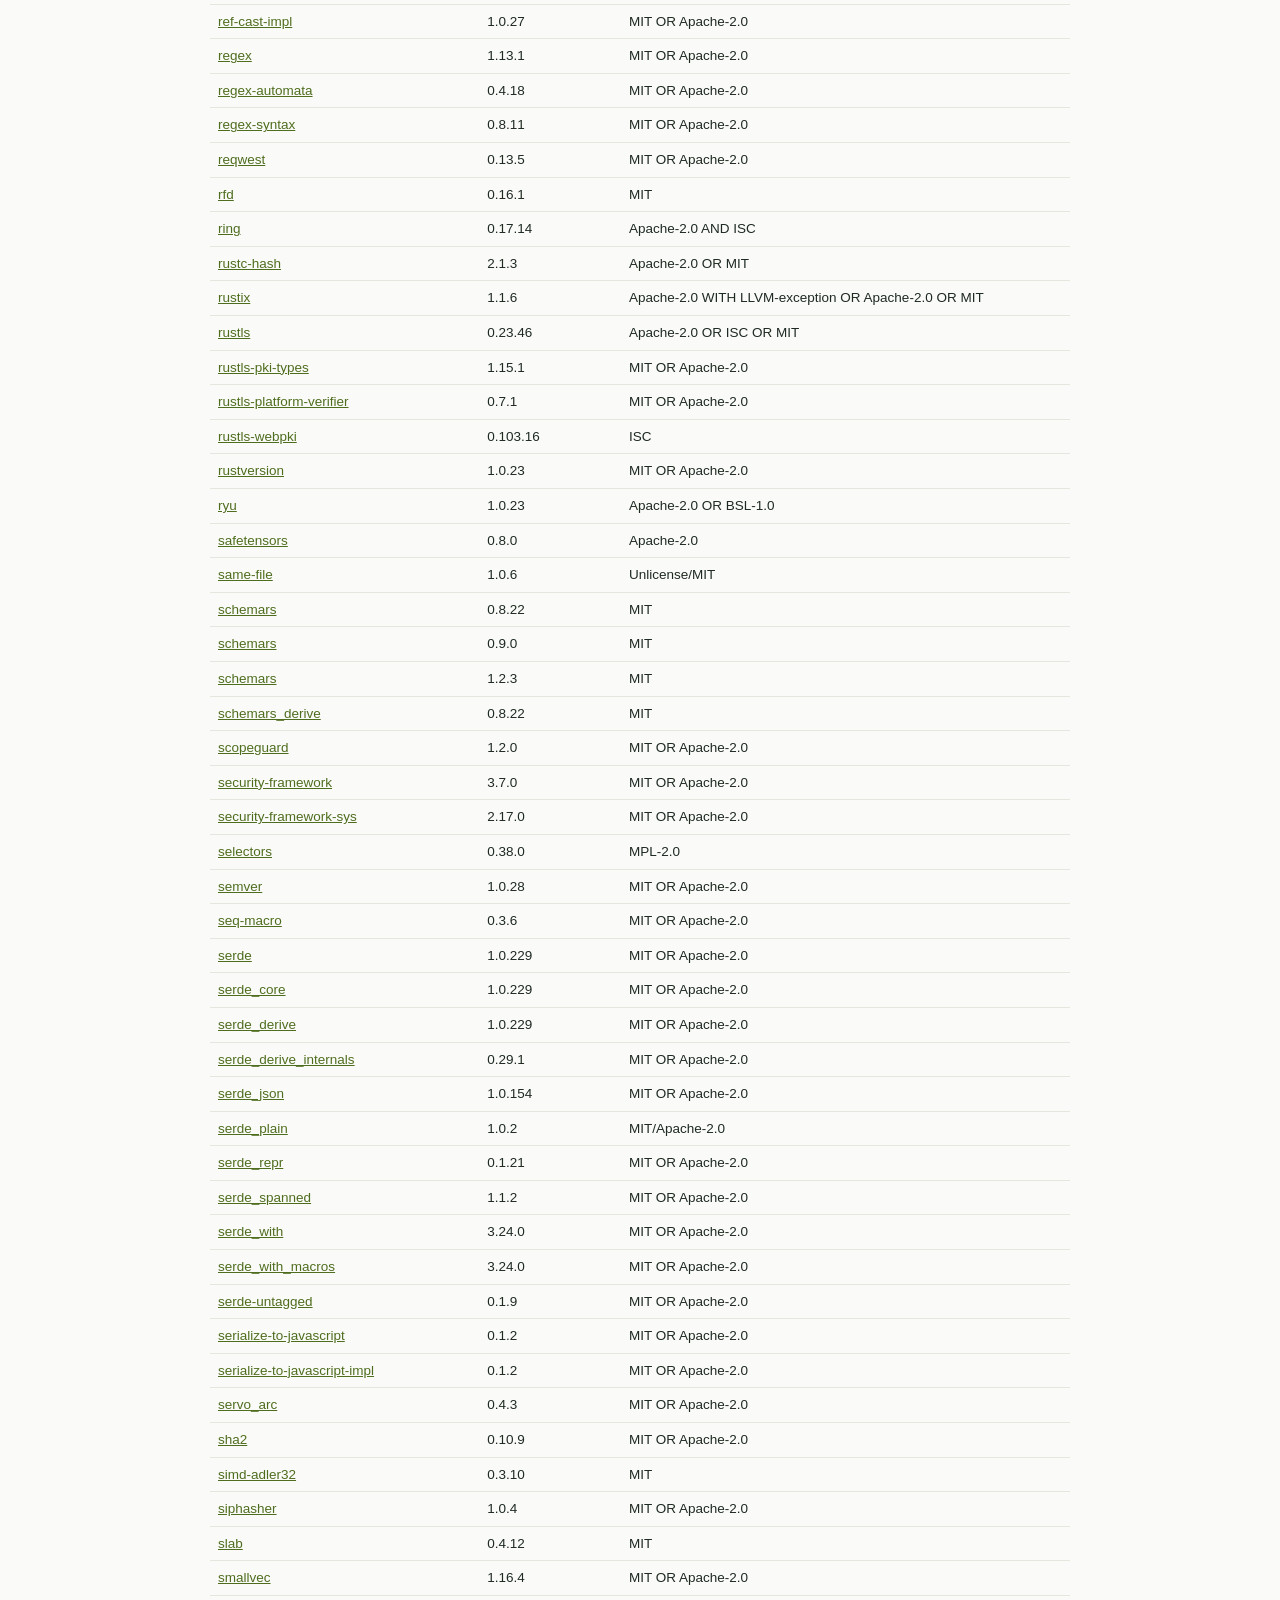
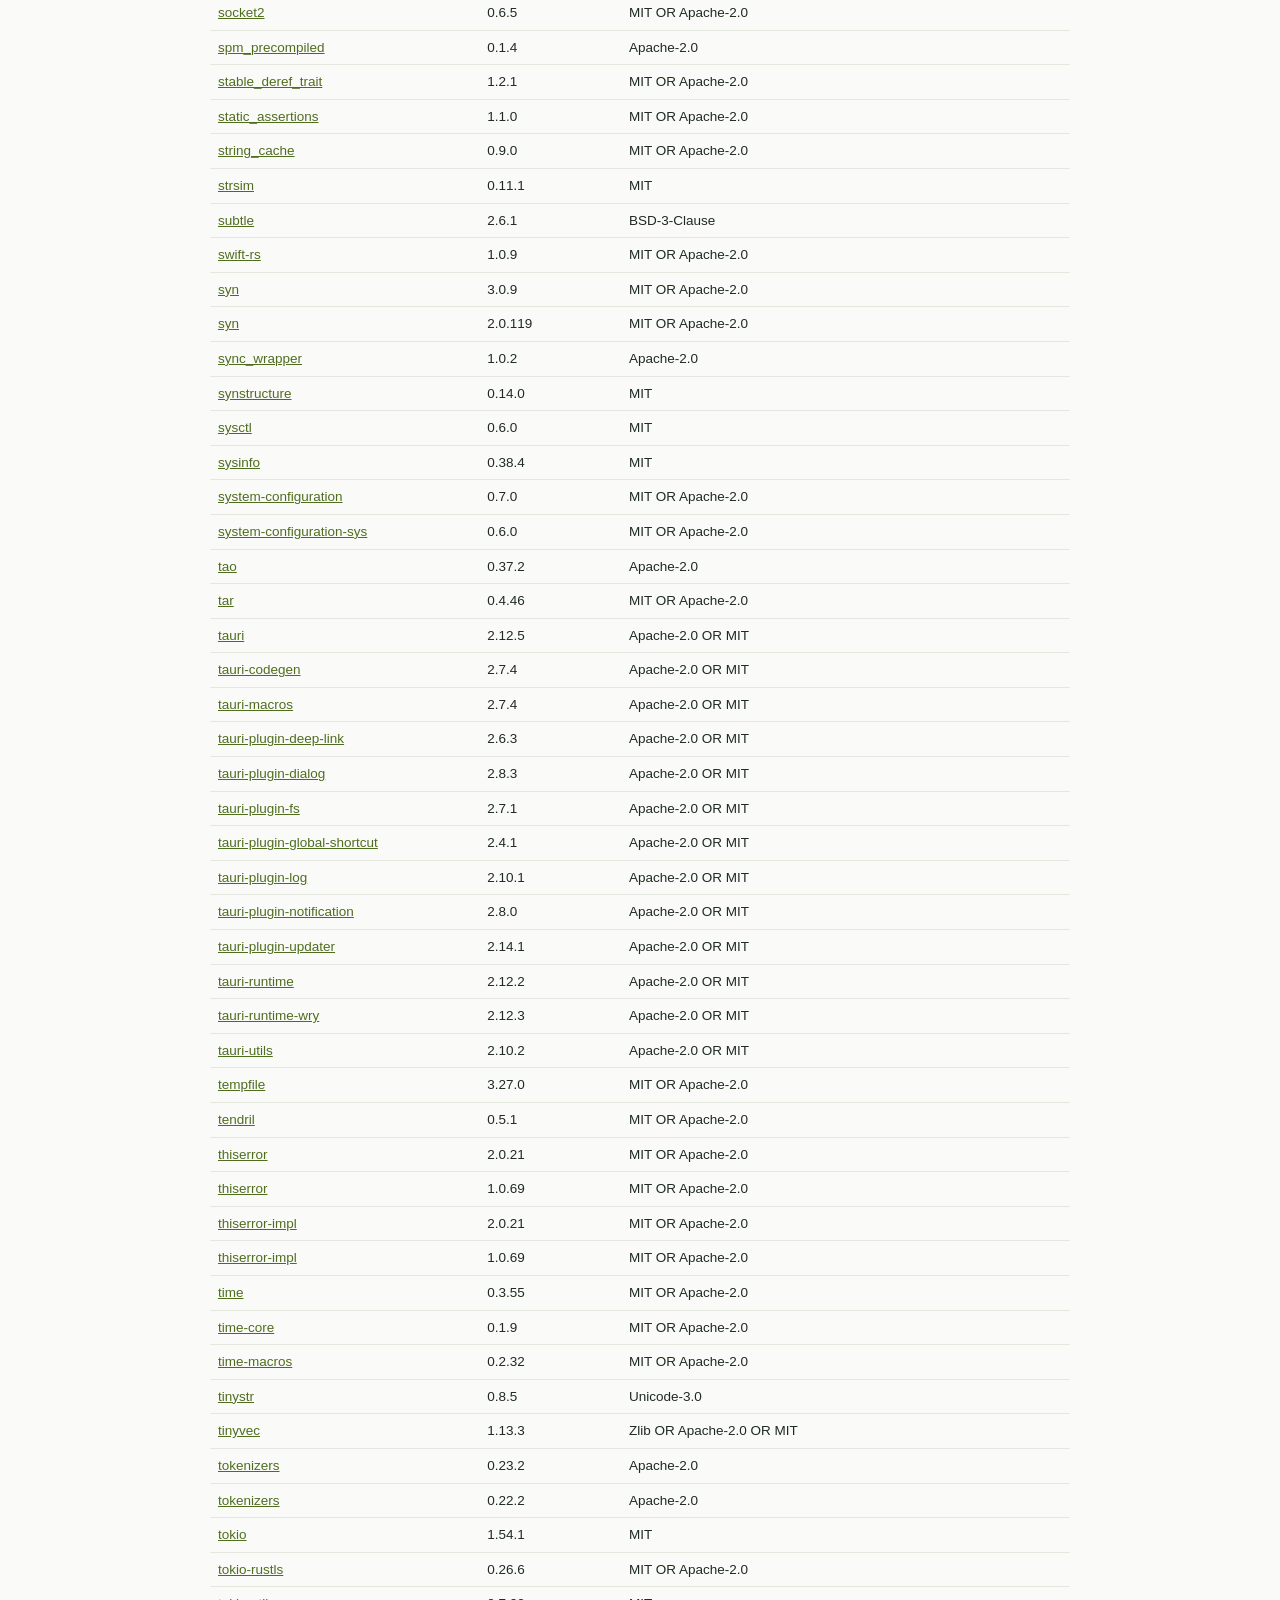
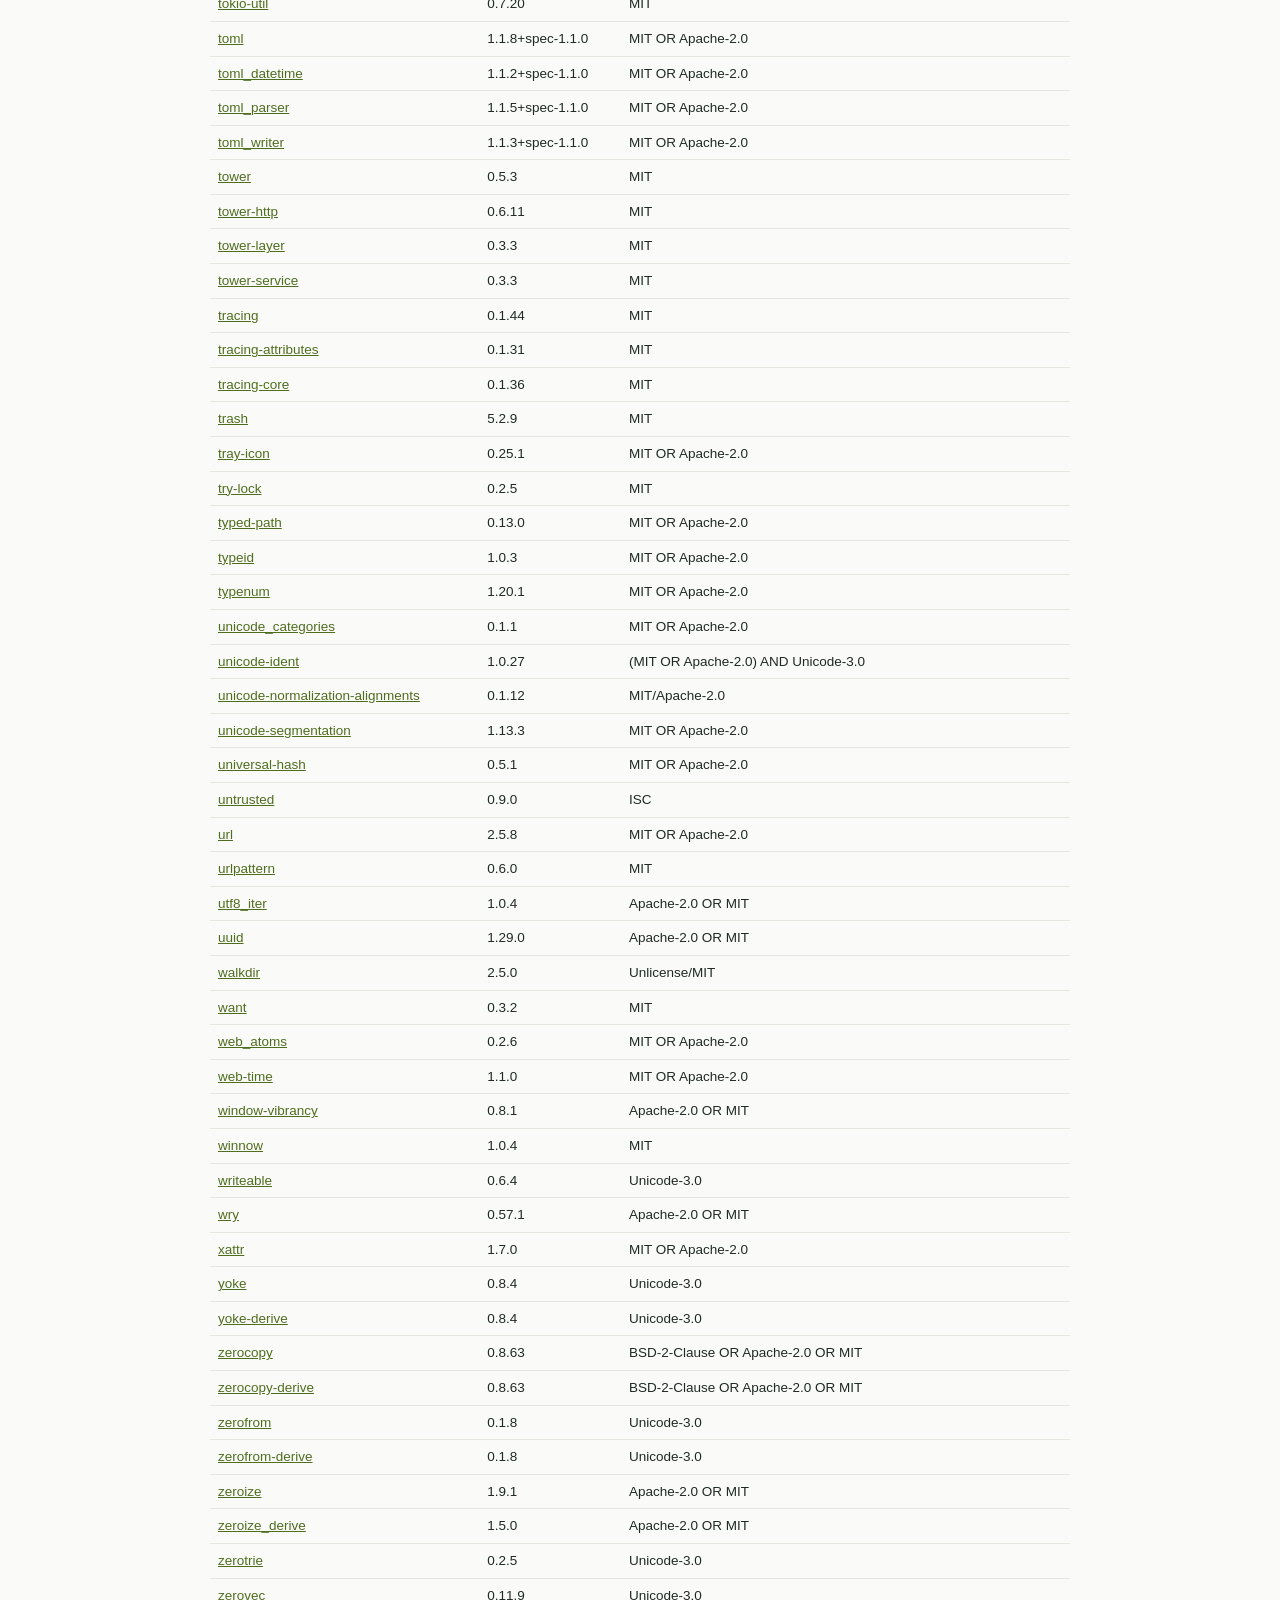
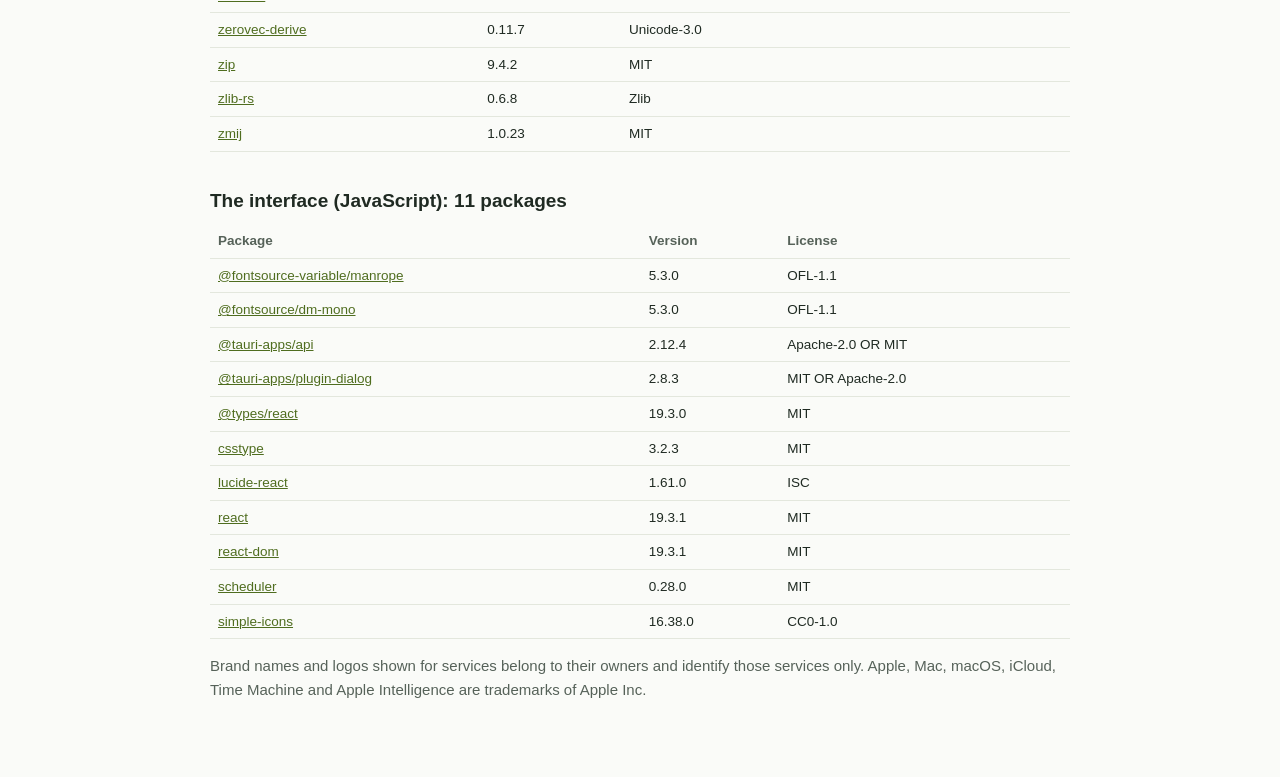
<file: acknowledgements.html>
<!doctype html>
<html lang="en">
<head>
<meta charset="utf-8">
<meta name="viewport" content="width=device-width, initial-scale=1">
<title>Omnix · Acknowledgements</title>
<style>
  :root { --bg: #fafbf8; --ink: #1f2a22; --soft: #566259; --line: #e3e7dd; --accent: #4f6d1f; }
  @media (prefers-color-scheme: dark) { :root { --bg: #1b1d1a; --ink: #eef1e8; --soft: #b6bdb2; --line: #2c302a; --accent: #a3b846; } }
  body { margin: 0; background: var(--bg); color: var(--ink); font: 15px/1.6 -apple-system, BlinkMacSystemFont, "Helvetica Neue", sans-serif; }
  main { max-width: 860px; margin: 0 auto; padding: 40px 20px 60px; }
  h1 { font-size: 30px; margin: 0 0 8px; } h2 { font-size: 19px; margin: 34px 0 8px; }
  p { color: var(--soft); } a { color: var(--accent); }
  .wrap { overflow-x: auto; } table { width: 100%; border-collapse: collapse; font-size: 13.5px; }
  th, td { text-align: left; padding: 6px 8px; border-bottom: 1px solid var(--line); } th { color: var(--soft); font-weight: 600; }
</style>
</head>
<body>
<main>
<h1>Acknowledgements</h1>
<p>Omnix is built with open-source software, models and fonts. Thank you to everyone who made them. Each is used under its license, named below; the full license texts are at each project's link.</p>

<h2>Models inside the app (they run only on your Mac)</h2>
<div class="wrap"><table><thead><tr><th>Model</th><th>Made by</th><th>License</th></tr></thead><tbody>
<tr><td><a href="https://huggingface.co/BAAI/bge-base-en-v1.5">bge-base-en-v1.5</a> (search by meaning)</td><td>BAAI</td><td>MIT</td></tr>
<tr><td><a href="https://huggingface.co/cross-encoder/ms-marco-MiniLM-L12-v2">ms-marco-MiniLM-L12-v2</a> (ranking results)</td><td>Sentence Transformers, based on Microsoft's MiniLM</td><td>Apache-2.0</td></tr>
<tr><td><a href="https://huggingface.co/google/siglip-base-patch16-224">SigLIP base, patch 16, 224</a> (finding pictures by what they show)</td><td>Google</td><td>Apache-2.0</td></tr>
</tbody></table></div>

<h2>Fonts</h2>
<div class="wrap"><table><thead><tr><th>Font</th><th>License</th></tr></thead><tbody>
<tr><td><a href="https://fonts.google.com/specimen/Manrope">Manrope</a></td><td>SIL Open Font License 1.1</td></tr>
<tr><td><a href="https://fonts.google.com/specimen/DM+Mono">DM Mono</a></td><td>SIL Open Font License 1.1</td></tr>
</tbody></table></div>

<h2>The app (Rust): 402 packages</h2>
<div class="wrap"><table><thead><tr><th>Package</th><th>Version</th><th>License</th></tr></thead><tbody>
<tr><td><a href="https://github.com/blas-lapack-rs/accelerate-src">accelerate-src</a></td><td>0.3.2</td><td>Apache-2.0/MIT</td></tr>
<tr><td><a href="https://github.com/oyvindln/adler2">adler2</a></td><td>2.0.1</td><td>0BSD OR MIT OR Apache-2.0</td></tr>
<tr><td><a href="https://github.com/RustCrypto/traits">aead</a></td><td>0.5.2</td><td>MIT OR Apache-2.0</td></tr>
<tr><td><a href="https://github.com/RustCrypto/block-ciphers">aes</a></td><td>0.8.4</td><td>MIT OR Apache-2.0</td></tr>
<tr><td><a href="https://github.com/RustCrypto/AEADs">aes-gcm</a></td><td>0.10.3</td><td>Apache-2.0 OR MIT</td></tr>
<tr><td><a href="https://github.com/tkaitchuck/ahash">ahash</a></td><td>0.8.12</td><td>MIT OR Apache-2.0</td></tr>
<tr><td><a href="https://github.com/BurntSushi/aho-corasick">aho-corasick</a></td><td>1.1.5</td><td>Unlicense OR MIT</td></tr>
<tr><td><a href="https://github.com/dropbox/rust-alloc-no-stdlib">alloc-no-stdlib</a></td><td>3.0.0</td><td>BSD-3-Clause</td></tr>
<tr><td><a href="https://github.com/dropbox/rust-alloc-no-stdlib">alloc-stdlib</a></td><td>0.3.0</td><td>BSD-3-Clause</td></tr>
<tr><td><a href="https://github.com/zakarumych/allocator-api2">allocator-api2</a></td><td>0.2.21</td><td>MIT OR Apache-2.0</td></tr>
<tr><td><a href="https://github.com/dtolnay/anyhow">anyhow</a></td><td>1.0.104</td><td>MIT OR Apache-2.0</td></tr>
<tr><td><a href="https://github.com/smol-rs/atomic-waker">atomic-waker</a></td><td>1.1.2</td><td>Apache-2.0 OR MIT</td></tr>
<tr><td><a href="https://github.com/marshallpierce/rust-base64">base64</a></td><td>0.22.1</td><td>MIT OR Apache-2.0</td></tr>
<tr><td><a href="https://github.com/marshallpierce/rust-base64">base64</a></td><td>0.13.1</td><td>MIT/Apache-2.0</td></tr>
<tr><td><a href="https://github.com/marshallpierce/rust-base64">base64</a></td><td>0.23.1</td><td>MIT OR Apache-2.0</td></tr>
<tr><td><a href="https://github.com/marshallpierce/rust-base64">base64</a></td><td>0.21.7</td><td>MIT OR Apache-2.0</td></tr>
<tr><td><a href="https://github.com/contain-rs/bit-set">bit-set</a></td><td>0.8.0</td><td>Apache-2.0 OR MIT</td></tr>
<tr><td><a href="https://github.com/contain-rs/bit-vec">bit-vec</a></td><td>0.8.0</td><td>Apache-2.0 OR MIT</td></tr>
<tr><td><a href="https://github.com/bitflags/bitflags">bitflags</a></td><td>2.13.2</td><td>MIT OR Apache-2.0</td></tr>
<tr><td><a href="https://github.com/bitflags/bitflags">bitflags</a></td><td>1.3.2</td><td>MIT/Apache-2.0</td></tr>
<tr><td><a href="https://github.com/RustCrypto/utils">block-buffer</a></td><td>0.10.4</td><td>MIT OR Apache-2.0</td></tr>
<tr><td><a href="https://github.com/madsmtm/objc2">block2</a></td><td>0.6.2</td><td>MIT</td></tr>
<tr><td><a href="https://github.com/dropbox/rust-brotli">brotli</a></td><td>9.0.0</td><td>BSD-3-Clause AND MIT</td></tr>
<tr><td><a href="https://github.com/dropbox/rust-brotli-decompressor">brotli-decompressor</a></td><td>6.0.1</td><td>BSD-3-Clause/MIT</td></tr>
<tr><td><a href="https://github.com/Nullus157/bs58-rs">bs58</a></td><td>0.5.1</td><td>MIT/Apache-2.0</td></tr>
<tr><td><a href="https://github.com/Lokathor/bytemuck">bytemuck</a></td><td>1.25.2</td><td>Zlib OR Apache-2.0 OR MIT</td></tr>
<tr><td><a href="https://github.com/Lokathor/bytemuck">bytemuck_derive</a></td><td>1.12.1</td><td>Zlib OR Apache-2.0 OR MIT</td></tr>
<tr><td><a href="https://github.com/BurntSushi/byteorder">byteorder</a></td><td>1.5.0</td><td>Unlicense OR MIT</td></tr>
<tr><td><a href="https://github.com/image-rs/byteorder-lite">byteorder-lite</a></td><td>0.1.0</td><td>Unlicense OR MIT</td></tr>
<tr><td><a href="https://github.com/tokio-rs/bytes">bytes</a></td><td>1.12.1</td><td>MIT</td></tr>
<tr><td><a href="https://github.com/camino-rs/camino">camino</a></td><td>1.2.6</td><td>MIT OR Apache-2.0</td></tr>
<tr><td><a href="https://github.com/huggingface/candle">candle-core</a></td><td>0.11.1</td><td>MIT OR Apache-2.0</td></tr>
<tr><td><a href="https://github.com/huggingface/candle">candle-metal-kernels</a></td><td>0.11.1</td><td>MIT OR Apache-2.0</td></tr>
<tr><td><a href="https://github.com/huggingface/candle">candle-nn</a></td><td>0.11.1</td><td>MIT OR Apache-2.0</td></tr>
<tr><td><a href="https://github.com/huggingface/candle">candle-transformers</a></td><td>0.11.1</td><td>MIT OR Apache-2.0</td></tr>
<tr><td><a href="https://github.com/oli-obk/cargo_metadata">cargo_metadata</a></td><td>0.19.2</td><td>MIT</td></tr>
<tr><td><a href="https://github.com/rust-lang/cargo">cargo-platform</a></td><td>0.1.9</td><td>MIT OR Apache-2.0</td></tr>
<tr><td><a href="https://github.com/sagebind/castaway">castaway</a></td><td>0.2.4</td><td>MIT</td></tr>
<tr><td><a href="https://github.com/mdsteele/rust-cfb">cfb</a></td><td>0.14.0</td><td>MIT</td></tr>
<tr><td><a href="https://github.com/rust-lang/cfg-if">cfg-if</a></td><td>1.0.5</td><td>MIT OR Apache-2.0</td></tr>
<tr><td><a href="https://github.com/RustCrypto/stream-ciphers">chacha20</a></td><td>0.10.2</td><td>MIT OR Apache-2.0</td></tr>
<tr><td><a href="https://github.com/chronotope/chrono">chrono</a></td><td>0.4.45</td><td>MIT OR Apache-2.0</td></tr>
<tr><td><a href="https://github.com/RustCrypto/traits">cipher</a></td><td>0.4.4</td><td>MIT OR Apache-2.0</td></tr>
<tr><td><a href="https://github.com/ParkMyCar/compact_str">compact_str</a></td><td>0.9.1</td><td>MIT</td></tr>
<tr><td><a href="https://codeberg.org/cesarb/constant_time_eq">constant_time_eq</a></td><td>0.6.1</td><td>CC0-1.0 OR MIT-0 OR Apache-2.0</td></tr>
<tr><td><a href="https://github.com/SergioBenitez/cookie-rs">cookie</a></td><td>0.18.2</td><td>MIT OR Apache-2.0</td></tr>
<tr><td><a href="https://github.com/servo/core-foundation-rs">core-foundation</a></td><td>0.10.1</td><td>MIT OR Apache-2.0</td></tr>
<tr><td><a href="https://github.com/servo/core-foundation-rs">core-foundation</a></td><td>0.9.4</td><td>MIT OR Apache-2.0</td></tr>
<tr><td><a href="https://github.com/servo/core-foundation-rs">core-foundation-sys</a></td><td>0.8.7</td><td>MIT OR Apache-2.0</td></tr>
<tr><td><a href="https://github.com/servo/core-foundation-rs">core-graphics</a></td><td>0.25.0</td><td>MIT OR Apache-2.0</td></tr>
<tr><td><a href="https://github.com/servo/core-foundation-rs">core-graphics-types</a></td><td>0.2.0</td><td>MIT OR Apache-2.0</td></tr>
<tr><td><a href="https://github.com/RustCrypto/utils">cpufeatures</a></td><td>0.2.17</td><td>MIT OR Apache-2.0</td></tr>
<tr><td><a href="https://github.com/srijs/rust-crc32fast">crc32fast</a></td><td>1.5.3</td><td>MIT OR Apache-2.0</td></tr>
<tr><td><a href="https://github.com/crossbeam-rs/crossbeam">crossbeam-channel</a></td><td>0.5.17</td><td>MIT OR Apache-2.0</td></tr>
<tr><td><a href="https://github.com/crossbeam-rs/crossbeam">crossbeam-deque</a></td><td>0.8.8</td><td>MIT OR Apache-2.0</td></tr>
<tr><td><a href="https://github.com/crossbeam-rs/crossbeam">crossbeam-epoch</a></td><td>0.9.21</td><td>MIT OR Apache-2.0</td></tr>
<tr><td><a href="https://github.com/crossbeam-rs/crossbeam">crossbeam-utils</a></td><td>0.8.23</td><td>MIT OR Apache-2.0</td></tr>
<tr><td><a href="https://github.com/RustCrypto/traits">crypto-common</a></td><td>0.1.7</td><td>MIT OR Apache-2.0</td></tr>
<tr><td><a href="https://github.com/servo/rust-cssparser">cssparser</a></td><td>0.37.0</td><td>MPL-2.0</td></tr>
<tr><td><a href="https://github.com/servo/rust-cssparser">cssparser-macros</a></td><td>0.7.1</td><td>MPL-2.0</td></tr>
<tr><td><a href="https://github.com/mmastrac/linktime">ctor</a></td><td>1.0.13</td><td>Apache-2.0 OR MIT</td></tr>
<tr><td><a href="https://github.com/RustCrypto/block-modes">ctr</a></td><td>0.9.2</td><td>MIT OR Apache-2.0</td></tr>
<tr><td><a href="https://github.com/daac-tools/daachorse">daachorse</a></td><td>3.0.3</td><td>MIT OR Apache-2.0</td></tr>
<tr><td><a href="https://github.com/TedDriggs/darling">darling</a></td><td>0.20.11</td><td>MIT</td></tr>
<tr><td><a href="https://github.com/TedDriggs/darling">darling</a></td><td>0.24.1</td><td>MIT</td></tr>
<tr><td><a href="https://github.com/TedDriggs/darling">darling_core</a></td><td>0.20.11</td><td>MIT</td></tr>
<tr><td><a href="https://github.com/TedDriggs/darling">darling_core</a></td><td>0.24.1</td><td>MIT</td></tr>
<tr><td><a href="https://github.com/TedDriggs/darling">darling_macro</a></td><td>0.20.11</td><td>MIT</td></tr>
<tr><td><a href="https://github.com/TedDriggs/darling">darling_macro</a></td><td>0.24.1</td><td>MIT</td></tr>
<tr><td><a href="https://github.com/hanmertens/dary_heap">dary_heap</a></td><td>0.3.9</td><td>MIT OR Apache-2.0</td></tr>
<tr><td><a href="https://github.com/knurling-rs/defmt">defmt</a></td><td>1.2.0</td><td>MIT OR Apache-2.0</td></tr>
<tr><td><a href="https://github.com/knurling-rs/defmt">defmt-macros</a></td><td>1.2.0</td><td>MIT OR Apache-2.0</td></tr>
<tr><td><a href="https://github.com/knurling-rs/defmt">defmt-parser</a></td><td>1.1.0</td><td>MIT OR Apache-2.0</td></tr>
<tr><td><a href="https://github.com/jhpratt/deranged">deranged</a></td><td>0.5.9</td><td>MIT OR Apache-2.0</td></tr>
<tr><td><a href="https://github.com/colin-kiegel/rust-derive-builder">derive_builder</a></td><td>0.20.2</td><td>MIT OR Apache-2.0</td></tr>
<tr><td><a href="https://github.com/colin-kiegel/rust-derive-builder">derive_builder_core</a></td><td>0.20.2</td><td>MIT OR Apache-2.0</td></tr>
<tr><td><a href="https://github.com/colin-kiegel/rust-derive-builder">derive_builder_macro</a></td><td>0.20.2</td><td>MIT OR Apache-2.0</td></tr>
<tr><td><a href="https://github.com/JelteF/derive_more">derive_more</a></td><td>2.1.1</td><td>MIT</td></tr>
<tr><td><a href="https://github.com/JelteF/derive_more">derive_more-impl</a></td><td>2.1.1</td><td>MIT</td></tr>
<tr><td><a href="https://github.com/RustCrypto/traits">digest</a></td><td>0.10.7</td><td>MIT OR Apache-2.0</td></tr>
<tr><td><a href="https://codeberg.org/dirs/dirs-rs">dirs</a></td><td>7.0.0</td><td>MIT OR Apache-2.0</td></tr>
<tr><td><a href="https://github.com/dirs-dev/dirs-sys-rs">dirs-sys</a></td><td>0.5.0</td><td>MIT OR Apache-2.0</td></tr>
<tr><td><a href="https://github.com/madsmtm/objc2">dispatch2</a></td><td>0.3.1</td><td>Zlib OR Apache-2.0 OR MIT</td></tr>
<tr><td><a href="https://github.com/yaahc/displaydoc">displaydoc</a></td><td>0.2.7</td><td>MIT OR Apache-2.0</td></tr>
<tr><td><a href="https://github.com/niklak/dom_query">dom_query</a></td><td>0.28.0</td><td>MIT</td></tr>
<tr><td><a href="https://github.com/rust-windowing/winit">dpi</a></td><td>0.1.2</td><td>Apache-2.0 AND MIT</td></tr>
<tr><td><a href="https://github.com/dtolnay/dtoa">dtoa</a></td><td>1.0.11</td><td>MIT OR Apache-2.0</td></tr>
<tr><td><a href="https://github.com/upsuper/dtoa-short">dtoa-short</a></td><td>0.3.5</td><td>MPL-2.0</td></tr>
<tr><td><a href="https://gitlab.com/kornelski/dunce">dunce</a></td><td>1.0.5</td><td>CC0-1.0 OR MIT-0 OR Apache-2.0</td></tr>
<tr><td><a href="https://github.com/dtolnay/dyn-clone">dyn-clone</a></td><td>1.0.20</td><td>MIT OR Apache-2.0</td></tr>
<tr><td><a href="https://codeberg.org/sarah-quinones/dyn-stack">dyn-stack</a></td><td>0.13.2</td><td>MIT</td></tr>
<tr><td><a href="https://github.com/kitegi/dynstack/">dyn-stack-macros</a></td><td>0.1.3</td><td>MIT</td></tr>
<tr><td><a href="https://github.com/rayon-rs/either">either</a></td><td>1.19.0</td><td>MIT OR Apache-2.0</td></tr>
<tr><td><a href="https://github.com/nvzqz/embed-plist-rs">embed_plist</a></td><td>1.2.2</td><td>MIT OR Apache-2.0</td></tr>
<tr><td><a href="https://github.com/bluejekyll/enum-as-inner">enum-as-inner</a></td><td>0.6.1</td><td>MIT/Apache-2.0</td></tr>
<tr><td><a href="https://github.com/indexmap-rs/equivalent">equivalent</a></td><td>1.0.3</td><td>Apache-2.0 OR MIT</td></tr>
<tr><td><a href="https://github.com/dtolnay/erased-serde">erased-serde</a></td><td>0.4.10</td><td>MIT OR Apache-2.0</td></tr>
<tr><td><a href="https://github.com/lambda-fairy/rust-errno">errno</a></td><td>0.3.14</td><td>MIT OR Apache-2.0</td></tr>
<tr><td><a href="https://github.com/Narsil/esaxx-rs">esaxx-rs</a></td><td>0.1.10</td><td>Apache-2.0</td></tr>
<tr><td><a href="https://github.com/fancy-regex/fancy-regex">fancy-regex</a></td><td>0.17.0</td><td>MIT</td></tr>
<tr><td><a href="https://github.com/fancy-regex/fancy-regex">fancy-regex</a></td><td>0.19.2</td><td>MIT</td></tr>
<tr><td><a href="https://github.com/fancy-regex/fancy-regex">fancy-regex</a></td><td>0.14.0</td><td>MIT</td></tr>
<tr><td><a href="https://github.com/smol-rs/fastrand">fastrand</a></td><td>2.5.0</td><td>Apache-2.0 OR MIT</td></tr>
<tr><td><a href="https://github.com/image-rs/fdeflate">fdeflate</a></td><td>0.3.7</td><td>MIT OR Apache-2.0</td></tr>
<tr><td><a href="https://github.com/daboross/fern">fern</a></td><td>0.7.1</td><td>MIT</td></tr>
<tr><td><a href="https://github.com/alexcrichton/filetime">filetime</a></td><td>0.2.29</td><td>MIT/Apache-2.0</td></tr>
<tr><td><a href="https://github.com/rust-lang/flate2-rs">flate2</a></td><td>1.1.10</td><td>MIT OR Apache-2.0</td></tr>
<tr><td><a href="https://github.com/EricLBuehler/float8">float8</a></td><td>0.7.0</td><td>MIT</td></tr>
<tr><td><a href="https://github.com/servo/rust-fnv">fnv</a></td><td>1.0.7</td><td>Apache-2.0 / MIT</td></tr>
<tr><td><a href="https://github.com/orlp/foldhash">foldhash</a></td><td>0.2.0</td><td>Zlib</td></tr>
<tr><td><a href="https://github.com/sfackler/foreign-types">foreign-types</a></td><td>0.5.0</td><td>MIT/Apache-2.0</td></tr>
<tr><td><a href="https://github.com/sfackler/foreign-types">foreign-types-macros</a></td><td>0.2.4</td><td>MIT/Apache-2.0</td></tr>
<tr><td><a href="https://github.com/sfackler/foreign-types">foreign-types-shared</a></td><td>0.3.1</td><td>MIT/Apache-2.0</td></tr>
<tr><td><a href="https://github.com/servo/rust-url">form_urlencoded</a></td><td>1.2.2</td><td>MIT OR Apache-2.0</td></tr>
<tr><td><a href="https://github.com/rust-lang/futures-rs">futures-channel</a></td><td>0.3.34</td><td>MIT OR Apache-2.0</td></tr>
<tr><td><a href="https://github.com/rust-lang/futures-rs">futures-core</a></td><td>0.3.34</td><td>MIT OR Apache-2.0</td></tr>
<tr><td><a href="https://github.com/rust-lang/futures-rs">futures-io</a></td><td>0.3.34</td><td>MIT OR Apache-2.0</td></tr>
<tr><td><a href="https://github.com/rust-lang/futures-rs">futures-macro</a></td><td>0.3.34</td><td>MIT OR Apache-2.0</td></tr>
<tr><td><a href="https://github.com/rust-lang/futures-rs">futures-sink</a></td><td>0.3.34</td><td>MIT OR Apache-2.0</td></tr>
<tr><td><a href="https://github.com/rust-lang/futures-rs">futures-task</a></td><td>0.3.34</td><td>MIT OR Apache-2.0</td></tr>
<tr><td><a href="https://github.com/rust-lang/futures-rs">futures-util</a></td><td>0.3.34</td><td>MIT OR Apache-2.0</td></tr>
<tr><td><a href="https://github.com/sarah-ek/gemm/">gemm</a></td><td>0.19.0</td><td>MIT</td></tr>
<tr><td><a href="https://github.com/sarah-ek/gemm/">gemm-c32</a></td><td>0.19.0</td><td>MIT</td></tr>
<tr><td><a href="https://github.com/sarah-ek/gemm/">gemm-c64</a></td><td>0.19.0</td><td>MIT</td></tr>
<tr><td><a href="https://github.com/sarah-ek/gemm/">gemm-common</a></td><td>0.19.0</td><td>MIT</td></tr>
<tr><td><a href="https://github.com/sarah-ek/gemm/">gemm-f16</a></td><td>0.19.0</td><td>MIT</td></tr>
<tr><td><a href="https://github.com/sarah-ek/gemm/">gemm-f32</a></td><td>0.19.0</td><td>MIT</td></tr>
<tr><td><a href="https://github.com/sarah-ek/gemm/">gemm-f64</a></td><td>0.19.0</td><td>MIT</td></tr>
<tr><td><a href="https://github.com/fizyk20/generic-array.git">generic-array</a></td><td>0.14.7</td><td>MIT</td></tr>
<tr><td><a href="https://github.com/rust-random/getrandom">getrandom</a></td><td>0.2.17</td><td>MIT OR Apache-2.0</td></tr>
<tr><td><a href="https://github.com/rust-random/getrandom">getrandom</a></td><td>0.3.4</td><td>MIT OR Apache-2.0</td></tr>
<tr><td><a href="https://github.com/rust-random/getrandom">getrandom</a></td><td>0.4.3</td><td>MIT OR Apache-2.0</td></tr>
<tr><td><a href="https://github.com/RustCrypto/universal-hashes">ghash</a></td><td>0.5.1</td><td>Apache-2.0 OR MIT</td></tr>
<tr><td><a href="https://github.com/rust-lang/glob">glob</a></td><td>0.3.4</td><td>MIT OR Apache-2.0</td></tr>
<tr><td><a href="https://github.com/tauri-apps/global-hotkey">global-hotkey</a></td><td>0.8.0</td><td>Apache-2.0 OR MIT</td></tr>
<tr><td><a href="https://github.com/VoidStarKat/half-rs">half</a></td><td>2.7.1</td><td>MIT OR Apache-2.0</td></tr>
<tr><td><a href="https://github.com/rust-lang/hashbrown">hashbrown</a></td><td>0.16.1</td><td>MIT OR Apache-2.0</td></tr>
<tr><td><a href="https://github.com/rust-lang/hashbrown">hashbrown</a></td><td>0.17.1</td><td>MIT OR Apache-2.0</td></tr>
<tr><td><a href="https://github.com/rust-lang/hashbrown">hashbrown</a></td><td>0.12.3</td><td>MIT OR Apache-2.0</td></tr>
<tr><td><a href="https://github.com/withoutboats/heck">heck</a></td><td>0.5.0</td><td>MIT OR Apache-2.0</td></tr>
<tr><td><a href="https://github.com/KokaKiwi/rust-hex">hex</a></td><td>0.4.3</td><td>MIT OR Apache-2.0</td></tr>
<tr><td><a href="https://github.com/servo/html5ever">html5ever</a></td><td>0.39.0</td><td>MIT OR Apache-2.0</td></tr>
<tr><td><a href="https://github.com/hyperium/http">http</a></td><td>1.5.0</td><td>MIT OR Apache-2.0</td></tr>
<tr><td><a href="https://github.com/hyperium/http-body">http-body</a></td><td>1.1.0</td><td>MIT</td></tr>
<tr><td><a href="https://github.com/hyperium/http-body">http-body-util</a></td><td>0.1.5</td><td>MIT</td></tr>
<tr><td><a href="https://github.com/seanmonstar/httparse">httparse</a></td><td>1.10.1</td><td>MIT OR Apache-2.0</td></tr>
<tr><td><a href="https://github.com/hyperium/hyper">hyper</a></td><td>1.12.0</td><td>MIT</td></tr>
<tr><td><a href="https://github.com/rustls/hyper-rustls">hyper-rustls</a></td><td>0.27.10</td><td>Apache-2.0 OR ISC OR MIT</td></tr>
<tr><td><a href="https://github.com/hyperium/hyper-util">hyper-util</a></td><td>0.1.21</td><td>MIT</td></tr>
<tr><td><a href="https://github.com/strawlab/iana-time-zone">iana-time-zone</a></td><td>0.1.65</td><td>MIT OR Apache-2.0</td></tr>
<tr><td><a href="https://github.com/mdsteele/rust-ico">ico</a></td><td>0.6.0</td><td>MIT</td></tr>
<tr><td><a href="https://github.com/unicode-org/icu4x">icu_collections</a></td><td>2.4.0</td><td>Unicode-3.0</td></tr>
<tr><td><a href="https://github.com/unicode-org/icu4x">icu_locale_core</a></td><td>2.4.0</td><td>Unicode-3.0</td></tr>
<tr><td><a href="https://github.com/unicode-org/icu4x">icu_normalizer</a></td><td>2.4.0</td><td>Unicode-3.0</td></tr>
<tr><td><a href="https://github.com/unicode-org/icu4x">icu_normalizer_data</a></td><td>2.4.0</td><td>Unicode-3.0</td></tr>
<tr><td><a href="https://github.com/unicode-org/icu4x">icu_properties</a></td><td>2.4.0</td><td>Unicode-3.0</td></tr>
<tr><td><a href="https://github.com/unicode-org/icu4x">icu_properties_data</a></td><td>2.4.0</td><td>Unicode-3.0</td></tr>
<tr><td><a href="https://github.com/unicode-org/icu4x">icu_provider</a></td><td>2.4.0</td><td>Unicode-3.0</td></tr>
<tr><td><a href="https://github.com/TedDriggs/ident_case">ident_case</a></td><td>1.0.1</td><td>MIT/Apache-2.0</td></tr>
<tr><td><a href="https://github.com/servo/rust-url/">idna</a></td><td>1.1.0</td><td>MIT OR Apache-2.0</td></tr>
<tr><td><a href="https://github.com/hsivonen/idna_adapter">idna_adapter</a></td><td>1.2.2</td><td>Apache-2.0 OR MIT</td></tr>
<tr><td><a href="https://github.com/image-rs/image">image</a></td><td>0.25.10</td><td>MIT OR Apache-2.0</td></tr>
<tr><td><a href="https://github.com/indexmap-rs/indexmap">indexmap</a></td><td>2.14.2</td><td>Apache-2.0 OR MIT</td></tr>
<tr><td><a href="https://github.com/bluss/indexmap">indexmap</a></td><td>1.9.3</td><td>Apache-2.0 OR MIT</td></tr>
<tr><td><a href="https://github.com/bojand/infer">infer</a></td><td>0.22.0</td><td>MIT</td></tr>
<tr><td><a href="https://github.com/RustCrypto/utils">inout</a></td><td>0.1.4</td><td>MIT OR Apache-2.0</td></tr>
<tr><td><a href="https://github.com/krisprice/ipnet">ipnet</a></td><td>2.12.2</td><td>MIT OR Apache-2.0</td></tr>
<tr><td><a href="https://github.com/rust-itertools/itertools">itertools</a></td><td>0.14.0</td><td>MIT OR Apache-2.0</td></tr>
<tr><td><a href="https://github.com/dtolnay/itoa">itoa</a></td><td>1.0.18</td><td>MIT OR Apache-2.0</td></tr>
<tr><td><a href="https://github.com/BurntSushi/jiff">jiff</a></td><td>0.2.38</td><td>Unlicense OR MIT</td></tr>
<tr><td><a href="https://github.com/BurntSushi/jiff">jiff-core</a></td><td>0.1.1</td><td>Unlicense OR MIT</td></tr>
<tr><td><a href="https://github.com/idubrov/json-patch">json-patch</a></td><td>4.2.0</td><td>MIT/Apache-2.0</td></tr>
<tr><td><a href="https://github.com/chanced/jsonptr">jsonptr</a></td><td>0.7.1</td><td>MIT OR Apache-2.0</td></tr>
<tr><td><a href="https://github.com/rust-windowing/keyboard-types">keyboard-types</a></td><td>0.8.3</td><td>MIT OR Apache-2.0</td></tr>
<tr><td><a href="https://github.com/pyfisch/keyboard-types">keyboard-types</a></td><td>0.7.0</td><td>MIT OR Apache-2.0</td></tr>
<tr><td><a href="https://github.com/rust-lang/libc">libc</a></td><td>0.2.191</td><td>MIT OR Apache-2.0</td></tr>
<tr><td><a href="https://github.com/rust-lang/compiler-builtins">libm</a></td><td>0.2.16</td><td>MIT</td></tr>
<tr><td><a href="https://github.com/unicode-org/icu4x">litemap</a></td><td>0.8.3</td><td>Unicode-3.0</td></tr>
<tr><td><a href="https://github.com/Amanieu/parking_lot">lock_api</a></td><td>0.4.14</td><td>MIT OR Apache-2.0</td></tr>
<tr><td><a href="https://github.com/rust-lang/log">log</a></td><td>0.4.34</td><td>MIT OR Apache-2.0</td></tr>
<tr><td><a href="https://github.com/h4llow3En/mac-notification-sys">mac-notification-sys</a></td><td>0.6.15</td><td>MIT/Apache-2.0</td></tr>
<tr><td><a href="https://github.com/danielhenrymantilla/macro_rules_attribute-rs">macro_rules_attribute</a></td><td>0.2.3</td><td>Apache-2.0 OR MIT OR Zlib</td></tr>
<tr><td><a href="https://github.com/danielhenrymantilla/macro_rules_attribute-rs">macro_rules_attribute-proc_macro</a></td><td>0.2.3</td><td>Apache-2.0 OR MIT OR Zlib</td></tr>
<tr><td><a href="https://github.com/servo/html5ever">markup5ever</a></td><td>0.39.0</td><td>MIT OR Apache-2.0</td></tr>
<tr><td><a href="https://github.com/BurntSushi/memchr">memchr</a></td><td>2.8.3</td><td>Unlicense OR MIT</td></tr>
<tr><td><a href="https://github.com/RazrFalcon/memmap2-rs">memmap2</a></td><td>0.9.12</td><td>MIT OR Apache-2.0</td></tr>
<tr><td><a href="https://github.com/hyperium/mime">mime</a></td><td>0.3.17</td><td>MIT OR Apache-2.0</td></tr>
<tr><td><a href="https://github.com/Alexhuszagh/minimal-lexical">minimal-lexical</a></td><td>0.2.1</td><td>MIT/Apache-2.0</td></tr>
<tr><td><a href="https://github.com/jedisct1/rust-minisign-verify">minisign-verify</a></td><td>0.3.0</td><td>MIT</td></tr>
<tr><td><a href="https://github.com/Frommi/miniz_oxide/tree/master/miniz_oxide">miniz_oxide</a></td><td>0.9.1</td><td>MIT OR Zlib OR Apache-2.0</td></tr>
<tr><td><a href="https://github.com/Frommi/miniz_oxide/tree/master/miniz_oxide">miniz_oxide</a></td><td>0.8.9</td><td>MIT OR Zlib OR Apache-2.0</td></tr>
<tr><td><a href="https://github.com/tokio-rs/mio">mio</a></td><td>1.2.4</td><td>MIT</td></tr>
<tr><td><a href="https://github.com/dtolnay/monostate">monostate</a></td><td>0.1.18</td><td>MIT OR Apache-2.0</td></tr>
<tr><td><a href="https://github.com/dtolnay/monostate">monostate-impl</a></td><td>0.1.18</td><td>MIT OR Apache-2.0</td></tr>
<tr><td><a href="https://github.com/awxkee/moxcms.git">moxcms</a></td><td>0.8.1</td><td>BSD-3-Clause OR Apache-2.0</td></tr>
<tr><td><a href="https://github.com/tauri-apps/muda">muda</a></td><td>0.20.0</td><td>Apache-2.0 OR MIT</td></tr>
<tr><td><a href="https://github.com/mbrubeck/rust-debug-unreachable">new_debug_unreachable</a></td><td>1.0.6</td><td>MIT</td></tr>
<tr><td><a href="https://github.com/nix-rust/nix">nix</a></td><td>0.31.3</td><td>MIT</td></tr>
<tr><td><a href="https://github.com/Geal/nom">nom</a></td><td>7.1.3</td><td>MIT</td></tr>
<tr><td><a href="https://github.com/hoodie/notify-rust">notify-rust</a></td><td>4.18.2</td><td>MIT OR Apache-2.0</td></tr>
<tr><td><a href="https://github.com/seanmonstar/num_cpus">num_cpus</a></td><td>1.17.0</td><td>MIT OR Apache-2.0</td></tr>
<tr><td><a href="https://github.com/jhpratt/num_threads">num_threads</a></td><td>0.1.8</td><td>MIT OR Apache-2.0</td></tr>
<tr><td><a href="https://github.com/rust-num/num-complex">num-complex</a></td><td>0.4.6</td><td>MIT OR Apache-2.0</td></tr>
<tr><td><a href="https://github.com/jhpratt/num-conv">num-conv</a></td><td>0.2.2</td><td>MIT OR Apache-2.0</td></tr>
<tr><td><a href="https://github.com/rust-num/num-traits">num-traits</a></td><td>0.2.19</td><td>MIT OR Apache-2.0</td></tr>
<tr><td><a href="https://github.com/madsmtm/objc2">objc2</a></td><td>0.6.5</td><td>MIT</td></tr>
<tr><td><a href="https://github.com/madsmtm/objc2">objc2-app-kit</a></td><td>0.3.2</td><td>Zlib OR Apache-2.0 OR MIT</td></tr>
<tr><td><a href="https://github.com/madsmtm/objc2">objc2-core-foundation</a></td><td>0.3.2</td><td>Zlib OR Apache-2.0 OR MIT</td></tr>
<tr><td><a href="https://github.com/madsmtm/objc2">objc2-core-graphics</a></td><td>0.3.2</td><td>Zlib OR Apache-2.0 OR MIT</td></tr>
<tr><td><a href="https://github.com/madsmtm/objc2">objc2-encode</a></td><td>4.1.0</td><td>MIT</td></tr>
<tr><td><a href="https://github.com/madsmtm/objc2">objc2-exception-helper</a></td><td>0.1.1</td><td>Zlib OR Apache-2.0 OR MIT</td></tr>
<tr><td><a href="https://github.com/madsmtm/objc2">objc2-foundation</a></td><td>0.3.2</td><td>MIT</td></tr>
<tr><td><a href="https://github.com/madsmtm/objc2">objc2-io-kit</a></td><td>0.3.2</td><td>Zlib OR Apache-2.0 OR MIT</td></tr>
<tr><td><a href="https://github.com/madsmtm/objc2">objc2-io-surface</a></td><td>0.3.2</td><td>Zlib OR Apache-2.0 OR MIT</td></tr>
<tr><td><a href="https://github.com/madsmtm/objc2">objc2-metal</a></td><td>0.3.2</td><td>Zlib OR Apache-2.0 OR MIT</td></tr>
<tr><td><a href="https://github.com/madsmtm/objc2">objc2-osa-kit</a></td><td>0.3.2</td><td>Zlib OR Apache-2.0 OR MIT</td></tr>
<tr><td><a href="https://github.com/madsmtm/objc2">objc2-quartz-core</a></td><td>0.3.2</td><td>Zlib OR Apache-2.0 OR MIT</td></tr>
<tr><td><a href="https://github.com/madsmtm/objc2">objc2-web-kit</a></td><td>0.3.2</td><td>Zlib OR Apache-2.0 OR MIT</td></tr>
<tr><td><a href="https://github.com/matklad/once_cell">once_cell</a></td><td>1.21.4</td><td>MIT OR Apache-2.0</td></tr>
<tr><td><a href="https://github.com/RustCrypto/utils">opaque-debug</a></td><td>0.3.1</td><td>MIT OR Apache-2.0</td></tr>
<tr><td><a href="https://github.com/soc/option-ext.git">option-ext</a></td><td>0.2.0</td><td>MPL-2.0</td></tr>
<tr><td><a href="https://github.com/mdevils/rust-osakit">osakit</a></td><td>0.3.1</td><td>MIT OR Apache-2.0</td></tr>
<tr><td><a href="https://github.com/Amanieu/parking_lot">parking_lot</a></td><td>0.12.5</td><td>MIT OR Apache-2.0</td></tr>
<tr><td><a href="https://github.com/Amanieu/parking_lot">parking_lot_core</a></td><td>0.9.12</td><td>MIT OR Apache-2.0</td></tr>
<tr><td><a href="https://github.com/dtolnay/paste">paste</a></td><td>1.0.15</td><td>MIT OR Apache-2.0</td></tr>
<tr><td><a href="https://github.com/as1100k/pastey">pastey</a></td><td>0.2.3</td><td>MIT OR Apache-2.0</td></tr>
<tr><td><a href="https://github.com/servo/rust-url/">percent-encoding</a></td><td>2.3.2</td><td>MIT OR Apache-2.0</td></tr>
<tr><td><a href="https://github.com/rust-phf/rust-phf">phf</a></td><td>0.13.1</td><td>MIT</td></tr>
<tr><td><a href="https://github.com/rust-phf/rust-phf">phf_generator</a></td><td>0.13.1</td><td>MIT</td></tr>
<tr><td><a href="https://github.com/rust-phf/rust-phf">phf_macros</a></td><td>0.13.1</td><td>MIT</td></tr>
<tr><td><a href="https://github.com/rust-phf/rust-phf">phf_shared</a></td><td>0.13.1</td><td>MIT</td></tr>
<tr><td><a href="https://github.com/taiki-e/pin-project-lite">pin-project-lite</a></td><td>0.2.17</td><td>Apache-2.0 OR MIT</td></tr>
<tr><td><a href="https://github.com/ebarnard/rust-plist/">plist</a></td><td>1.10.3</td><td>MIT</td></tr>
<tr><td><a href="https://github.com/image-rs/image-png">png</a></td><td>0.18.1</td><td>MIT OR Apache-2.0</td></tr>
<tr><td><a href="https://github.com/RustCrypto/universal-hashes">polyval</a></td><td>0.6.2</td><td>Apache-2.0 OR MIT</td></tr>
<tr><td><a href="https://github.com/unicode-org/icu4x">potential_utf</a></td><td>0.1.6</td><td>Unicode-3.0</td></tr>
<tr><td><a href="https://github.com/jhpratt/powerfmt">powerfmt</a></td><td>0.2.1</td><td>MIT OR Apache-2.0</td></tr>
<tr><td><a href="https://github.com/cryptocorrosion/cryptocorrosion">ppv-lite86</a></td><td>0.2.21</td><td>MIT OR Apache-2.0</td></tr>
<tr><td><a href="https://github.com/emilio/precomputed-hash">precomputed-hash</a></td><td>0.1.1</td><td>MIT</td></tr>
<tr><td><a href="https://github.com/dtolnay/proc-macro2">proc-macro2</a></td><td>1.0.107</td><td>MIT OR Apache-2.0</td></tr>
<tr><td><a href="https://github.com/sarah-quinones/pulp/">pulp</a></td><td>0.22.3</td><td>MIT</td></tr>
<tr><td><a href="https://github.com/sarah-quinones/pulp/">pulp-wasm-simd-flag</a></td><td>0.1.1</td><td>MIT</td></tr>
<tr><td><a href="https://github.com/awxkee/pxfm">pxfm</a></td><td>0.1.30</td><td>BSD-3-Clause OR Apache-2.0</td></tr>
<tr><td><a href="https://github.com/tafia/quick-xml">quick-xml</a></td><td>0.42.0</td><td>MIT</td></tr>
<tr><td><a href="https://github.com/dtolnay/quote">quote</a></td><td>1.0.47</td><td>MIT OR Apache-2.0</td></tr>
<tr><td><a href="https://github.com/rust-random/rand">rand</a></td><td>0.9.5</td><td>MIT OR Apache-2.0</td></tr>
<tr><td><a href="https://github.com/rust-random/rand">rand</a></td><td>0.10.3</td><td>MIT OR Apache-2.0</td></tr>
<tr><td><a href="https://github.com/rust-random/rand">rand_chacha</a></td><td>0.9.0</td><td>MIT OR Apache-2.0</td></tr>
<tr><td><a href="https://github.com/rust-random/rand">rand_core</a></td><td>0.6.4</td><td>MIT OR Apache-2.0</td></tr>
<tr><td><a href="https://github.com/rust-random/rand">rand_core</a></td><td>0.9.5</td><td>MIT OR Apache-2.0</td></tr>
<tr><td><a href="https://github.com/rust-random/rand_core">rand_core</a></td><td>0.10.1</td><td>MIT OR Apache-2.0</td></tr>
<tr><td><a href="https://github.com/rust-random/rand_distr">rand_distr</a></td><td>0.5.1</td><td>MIT OR Apache-2.0</td></tr>
<tr><td><a href="https://github.com/gz/rust-cpuid">raw-cpuid</a></td><td>11.6.0</td><td>MIT</td></tr>
<tr><td><a href="https://github.com/rust-windowing/raw-window-handle">raw-window-handle</a></td><td>0.6.2</td><td>MIT OR Apache-2.0 OR Zlib</td></tr>
<tr><td><a href="https://github.com/rayon-rs/rayon">rayon</a></td><td>1.12.0</td><td>MIT OR Apache-2.0</td></tr>
<tr><td><a href="https://github.com/cuviper/rayon-cond">rayon-cond</a></td><td>0.4.0</td><td>Apache-2.0/MIT</td></tr>
<tr><td><a href="https://github.com/rayon-rs/rayon">rayon-core</a></td><td>1.13.0</td><td>MIT OR Apache-2.0</td></tr>
<tr><td><a href="https://github.com/sarah-ek/reborrow/">reborrow</a></td><td>0.5.5</td><td>MIT</td></tr>
<tr><td><a href="https://github.com/dtolnay/ref-cast">ref-cast</a></td><td>1.0.27</td><td>MIT OR Apache-2.0</td></tr>
<tr><td><a href="https://github.com/dtolnay/ref-cast">ref-cast-impl</a></td><td>1.0.27</td><td>MIT OR Apache-2.0</td></tr>
<tr><td><a href="https://github.com/rust-lang/regex">regex</a></td><td>1.13.1</td><td>MIT OR Apache-2.0</td></tr>
<tr><td><a href="https://github.com/rust-lang/regex">regex-automata</a></td><td>0.4.18</td><td>MIT OR Apache-2.0</td></tr>
<tr><td><a href="https://github.com/rust-lang/regex">regex-syntax</a></td><td>0.8.11</td><td>MIT OR Apache-2.0</td></tr>
<tr><td><a href="https://github.com/seanmonstar/reqwest">reqwest</a></td><td>0.13.5</td><td>MIT OR Apache-2.0</td></tr>
<tr><td><a href="https://github.com/PolyMeilex/rfd">rfd</a></td><td>0.16.1</td><td>MIT</td></tr>
<tr><td><a href="https://github.com/briansmith/ring">ring</a></td><td>0.17.14</td><td>Apache-2.0 AND ISC</td></tr>
<tr><td><a href="https://github.com/rust-lang/rustc-hash">rustc-hash</a></td><td>2.1.3</td><td>Apache-2.0 OR MIT</td></tr>
<tr><td><a href="https://github.com/bytecodealliance/rustix">rustix</a></td><td>1.1.6</td><td>Apache-2.0 WITH LLVM-exception OR Apache-2.0 OR MIT</td></tr>
<tr><td><a href="https://github.com/rustls/rustls">rustls</a></td><td>0.23.46</td><td>Apache-2.0 OR ISC OR MIT</td></tr>
<tr><td><a href="https://github.com/rustls/pki-types">rustls-pki-types</a></td><td>1.15.1</td><td>MIT OR Apache-2.0</td></tr>
<tr><td><a href="https://github.com/rustls/rustls-platform-verifier">rustls-platform-verifier</a></td><td>0.7.1</td><td>MIT OR Apache-2.0</td></tr>
<tr><td><a href="https://github.com/rustls/webpki">rustls-webpki</a></td><td>0.103.16</td><td>ISC</td></tr>
<tr><td><a href="https://github.com/dtolnay/rustversion">rustversion</a></td><td>1.0.23</td><td>MIT OR Apache-2.0</td></tr>
<tr><td><a href="https://github.com/dtolnay/ryu">ryu</a></td><td>1.0.23</td><td>Apache-2.0 OR BSL-1.0</td></tr>
<tr><td><a href="https://github.com/huggingface/safetensors">safetensors</a></td><td>0.8.0</td><td>Apache-2.0</td></tr>
<tr><td><a href="https://github.com/BurntSushi/same-file">same-file</a></td><td>1.0.6</td><td>Unlicense/MIT</td></tr>
<tr><td><a href="https://github.com/GREsau/schemars">schemars</a></td><td>0.8.22</td><td>MIT</td></tr>
<tr><td><a href="https://github.com/GREsau/schemars">schemars</a></td><td>0.9.0</td><td>MIT</td></tr>
<tr><td><a href="https://github.com/GREsau/schemars">schemars</a></td><td>1.2.3</td><td>MIT</td></tr>
<tr><td><a href="https://github.com/GREsau/schemars">schemars_derive</a></td><td>0.8.22</td><td>MIT</td></tr>
<tr><td><a href="https://github.com/bluss/scopeguard">scopeguard</a></td><td>1.2.0</td><td>MIT OR Apache-2.0</td></tr>
<tr><td><a href="https://github.com/kornelski/rust-security-framework">security-framework</a></td><td>3.7.0</td><td>MIT OR Apache-2.0</td></tr>
<tr><td><a href="https://github.com/kornelski/rust-security-framework">security-framework-sys</a></td><td>2.17.0</td><td>MIT OR Apache-2.0</td></tr>
<tr><td><a href="https://github.com/servo/stylo">selectors</a></td><td>0.38.0</td><td>MPL-2.0</td></tr>
<tr><td><a href="https://github.com/dtolnay/semver">semver</a></td><td>1.0.28</td><td>MIT OR Apache-2.0</td></tr>
<tr><td><a href="https://github.com/dtolnay/seq-macro">seq-macro</a></td><td>0.3.6</td><td>MIT OR Apache-2.0</td></tr>
<tr><td><a href="https://github.com/serde-rs/serde">serde</a></td><td>1.0.229</td><td>MIT OR Apache-2.0</td></tr>
<tr><td><a href="https://github.com/serde-rs/serde">serde_core</a></td><td>1.0.229</td><td>MIT OR Apache-2.0</td></tr>
<tr><td><a href="https://github.com/serde-rs/serde">serde_derive</a></td><td>1.0.229</td><td>MIT OR Apache-2.0</td></tr>
<tr><td><a href="https://github.com/serde-rs/serde">serde_derive_internals</a></td><td>0.29.1</td><td>MIT OR Apache-2.0</td></tr>
<tr><td><a href="https://github.com/serde-rs/json">serde_json</a></td><td>1.0.154</td><td>MIT OR Apache-2.0</td></tr>
<tr><td><a href="https://github.com/mitsuhiko/serde-plain">serde_plain</a></td><td>1.0.2</td><td>MIT/Apache-2.0</td></tr>
<tr><td><a href="https://github.com/dtolnay/serde-repr">serde_repr</a></td><td>0.1.21</td><td>MIT OR Apache-2.0</td></tr>
<tr><td><a href="https://github.com/toml-rs/toml">serde_spanned</a></td><td>1.1.2</td><td>MIT OR Apache-2.0</td></tr>
<tr><td><a href="https://github.com/jonasbb/serde_with/">serde_with</a></td><td>3.24.0</td><td>MIT OR Apache-2.0</td></tr>
<tr><td><a href="https://github.com/jonasbb/serde_with/">serde_with_macros</a></td><td>3.24.0</td><td>MIT OR Apache-2.0</td></tr>
<tr><td><a href="https://github.com/dtolnay/serde-untagged">serde-untagged</a></td><td>0.1.9</td><td>MIT OR Apache-2.0</td></tr>
<tr><td><a href="https://github.com/chippers/serialize-to-javascript">serialize-to-javascript</a></td><td>0.1.2</td><td>MIT OR Apache-2.0</td></tr>
<tr><td><a href="https://github.com/chippers/serialize-to-javascript">serialize-to-javascript-impl</a></td><td>0.1.2</td><td>MIT OR Apache-2.0</td></tr>
<tr><td><a href="https://github.com/servo/stylo">servo_arc</a></td><td>0.4.3</td><td>MIT OR Apache-2.0</td></tr>
<tr><td><a href="https://github.com/RustCrypto/hashes">sha2</a></td><td>0.10.9</td><td>MIT OR Apache-2.0</td></tr>
<tr><td><a href="https://github.com/mcountryman/simd-adler32">simd-adler32</a></td><td>0.3.10</td><td>MIT</td></tr>
<tr><td><a href="https://github.com/jedisct1/rust-siphash">siphasher</a></td><td>1.0.4</td><td>MIT OR Apache-2.0</td></tr>
<tr><td><a href="https://github.com/tokio-rs/slab">slab</a></td><td>0.4.12</td><td>MIT</td></tr>
<tr><td><a href="https://github.com/servo/rust-smallvec">smallvec</a></td><td>1.16.4</td><td>MIT OR Apache-2.0</td></tr>
<tr><td><a href="https://github.com/rust-lang/socket2">socket2</a></td><td>0.6.5</td><td>MIT OR Apache-2.0</td></tr>
<tr><td><a href="https://github.com/huggingface/spm_precompiled">spm_precompiled</a></td><td>0.1.4</td><td>Apache-2.0</td></tr>
<tr><td><a href="https://github.com/storyyeller/stable_deref_trait">stable_deref_trait</a></td><td>1.2.1</td><td>MIT OR Apache-2.0</td></tr>
<tr><td><a href="https://github.com/nvzqz/static-assertions-rs">static_assertions</a></td><td>1.1.0</td><td>MIT OR Apache-2.0</td></tr>
<tr><td><a href="https://github.com/servo/string-cache">string_cache</a></td><td>0.9.0</td><td>MIT OR Apache-2.0</td></tr>
<tr><td><a href="https://github.com/rapidfuzz/strsim-rs">strsim</a></td><td>0.11.1</td><td>MIT</td></tr>
<tr><td><a href="https://github.com/dalek-cryptography/subtle">subtle</a></td><td>2.6.1</td><td>BSD-3-Clause</td></tr>
<tr><td><a href="https://github.com/Brendonovich/swift-rs">swift-rs</a></td><td>1.0.9</td><td>MIT OR Apache-2.0</td></tr>
<tr><td><a href="https://github.com/dtolnay/syn">syn</a></td><td>3.0.9</td><td>MIT OR Apache-2.0</td></tr>
<tr><td><a href="https://github.com/dtolnay/syn">syn</a></td><td>2.0.119</td><td>MIT OR Apache-2.0</td></tr>
<tr><td><a href="https://github.com/Actyx/sync_wrapper">sync_wrapper</a></td><td>1.0.2</td><td>Apache-2.0</td></tr>
<tr><td><a href="https://github.com/mystor/synstructure">synstructure</a></td><td>0.14.0</td><td>MIT</td></tr>
<tr><td><a href="https://github.com/johalun/sysctl-rs">sysctl</a></td><td>0.6.0</td><td>MIT</td></tr>
<tr><td><a href="https://github.com/GuillaumeGomez/sysinfo">sysinfo</a></td><td>0.38.4</td><td>MIT</td></tr>
<tr><td><a href="https://github.com/mullvad/system-configuration-rs">system-configuration</a></td><td>0.7.0</td><td>MIT OR Apache-2.0</td></tr>
<tr><td><a href="https://github.com/mullvad/system-configuration-rs">system-configuration-sys</a></td><td>0.6.0</td><td>MIT OR Apache-2.0</td></tr>
<tr><td><a href="https://github.com/tauri-apps/tao">tao</a></td><td>0.37.2</td><td>Apache-2.0</td></tr>
<tr><td><a href="https://github.com/composefs/tar-rs">tar</a></td><td>0.4.46</td><td>MIT OR Apache-2.0</td></tr>
<tr><td><a href="https://github.com/tauri-apps/tauri">tauri</a></td><td>2.12.5</td><td>Apache-2.0 OR MIT</td></tr>
<tr><td><a href="https://github.com/tauri-apps/tauri">tauri-codegen</a></td><td>2.7.4</td><td>Apache-2.0 OR MIT</td></tr>
<tr><td><a href="https://github.com/tauri-apps/tauri">tauri-macros</a></td><td>2.7.4</td><td>Apache-2.0 OR MIT</td></tr>
<tr><td><a href="https://github.com/tauri-apps/plugins-workspace">tauri-plugin-deep-link</a></td><td>2.6.3</td><td>Apache-2.0 OR MIT</td></tr>
<tr><td><a href="https://github.com/tauri-apps/plugins-workspace">tauri-plugin-dialog</a></td><td>2.8.3</td><td>Apache-2.0 OR MIT</td></tr>
<tr><td><a href="https://github.com/tauri-apps/plugins-workspace">tauri-plugin-fs</a></td><td>2.7.1</td><td>Apache-2.0 OR MIT</td></tr>
<tr><td><a href="https://github.com/tauri-apps/plugins-workspace">tauri-plugin-global-shortcut</a></td><td>2.4.1</td><td>Apache-2.0 OR MIT</td></tr>
<tr><td><a href="https://github.com/tauri-apps/plugins-workspace">tauri-plugin-log</a></td><td>2.10.1</td><td>Apache-2.0 OR MIT</td></tr>
<tr><td><a href="https://github.com/tauri-apps/plugins-workspace">tauri-plugin-notification</a></td><td>2.8.0</td><td>Apache-2.0 OR MIT</td></tr>
<tr><td><a href="https://github.com/tauri-apps/plugins-workspace">tauri-plugin-updater</a></td><td>2.14.1</td><td>Apache-2.0 OR MIT</td></tr>
<tr><td><a href="https://github.com/tauri-apps/tauri">tauri-runtime</a></td><td>2.12.2</td><td>Apache-2.0 OR MIT</td></tr>
<tr><td><a href="https://github.com/tauri-apps/tauri">tauri-runtime-wry</a></td><td>2.12.3</td><td>Apache-2.0 OR MIT</td></tr>
<tr><td><a href="https://github.com/tauri-apps/tauri">tauri-utils</a></td><td>2.10.2</td><td>Apache-2.0 OR MIT</td></tr>
<tr><td><a href="https://github.com/Stebalien/tempfile">tempfile</a></td><td>3.27.0</td><td>MIT OR Apache-2.0</td></tr>
<tr><td><a href="https://github.com/servo/html5ever">tendril</a></td><td>0.5.1</td><td>MIT OR Apache-2.0</td></tr>
<tr><td><a href="https://github.com/dtolnay/thiserror">thiserror</a></td><td>2.0.21</td><td>MIT OR Apache-2.0</td></tr>
<tr><td><a href="https://github.com/dtolnay/thiserror">thiserror</a></td><td>1.0.69</td><td>MIT OR Apache-2.0</td></tr>
<tr><td><a href="https://github.com/dtolnay/thiserror">thiserror-impl</a></td><td>2.0.21</td><td>MIT OR Apache-2.0</td></tr>
<tr><td><a href="https://github.com/dtolnay/thiserror">thiserror-impl</a></td><td>1.0.69</td><td>MIT OR Apache-2.0</td></tr>
<tr><td><a href="https://github.com/time-rs/time">time</a></td><td>0.3.55</td><td>MIT OR Apache-2.0</td></tr>
<tr><td><a href="https://github.com/time-rs/time">time-core</a></td><td>0.1.9</td><td>MIT OR Apache-2.0</td></tr>
<tr><td><a href="https://github.com/time-rs/time">time-macros</a></td><td>0.2.32</td><td>MIT OR Apache-2.0</td></tr>
<tr><td><a href="https://github.com/unicode-org/icu4x">tinystr</a></td><td>0.8.5</td><td>Unicode-3.0</td></tr>
<tr><td><a href="https://github.com/Lokathor/tinyvec">tinyvec</a></td><td>1.13.3</td><td>Zlib OR Apache-2.0 OR MIT</td></tr>
<tr><td><a href="https://github.com/huggingface/tokenizers">tokenizers</a></td><td>0.23.2</td><td>Apache-2.0</td></tr>
<tr><td><a href="https://github.com/huggingface/tokenizers">tokenizers</a></td><td>0.22.2</td><td>Apache-2.0</td></tr>
<tr><td><a href="https://github.com/tokio-rs/tokio">tokio</a></td><td>1.54.1</td><td>MIT</td></tr>
<tr><td><a href="https://github.com/rustls/tokio-rustls">tokio-rustls</a></td><td>0.26.6</td><td>MIT OR Apache-2.0</td></tr>
<tr><td><a href="https://github.com/tokio-rs/tokio">tokio-util</a></td><td>0.7.20</td><td>MIT</td></tr>
<tr><td><a href="https://github.com/toml-rs/toml">toml</a></td><td>1.1.8+spec-1.1.0</td><td>MIT OR Apache-2.0</td></tr>
<tr><td><a href="https://github.com/toml-rs/toml">toml_datetime</a></td><td>1.1.2+spec-1.1.0</td><td>MIT OR Apache-2.0</td></tr>
<tr><td><a href="https://github.com/toml-rs/toml">toml_parser</a></td><td>1.1.5+spec-1.1.0</td><td>MIT OR Apache-2.0</td></tr>
<tr><td><a href="https://github.com/toml-rs/toml">toml_writer</a></td><td>1.1.3+spec-1.1.0</td><td>MIT OR Apache-2.0</td></tr>
<tr><td><a href="https://github.com/tower-rs/tower">tower</a></td><td>0.5.3</td><td>MIT</td></tr>
<tr><td><a href="https://github.com/tower-rs/tower-http">tower-http</a></td><td>0.6.11</td><td>MIT</td></tr>
<tr><td><a href="https://github.com/tower-rs/tower">tower-layer</a></td><td>0.3.3</td><td>MIT</td></tr>
<tr><td><a href="https://github.com/tower-rs/tower">tower-service</a></td><td>0.3.3</td><td>MIT</td></tr>
<tr><td><a href="https://github.com/tokio-rs/tracing">tracing</a></td><td>0.1.44</td><td>MIT</td></tr>
<tr><td><a href="https://github.com/tokio-rs/tracing">tracing-attributes</a></td><td>0.1.31</td><td>MIT</td></tr>
<tr><td><a href="https://github.com/tokio-rs/tracing">tracing-core</a></td><td>0.1.36</td><td>MIT</td></tr>
<tr><td><a href="https://github.com/ArturKovacs/trash">trash</a></td><td>5.2.9</td><td>MIT</td></tr>
<tr><td><a href="https://github.com/tauri-apps/tray-icon">tray-icon</a></td><td>0.25.1</td><td>MIT OR Apache-2.0</td></tr>
<tr><td><a href="https://github.com/seanmonstar/try-lock">try-lock</a></td><td>0.2.5</td><td>MIT</td></tr>
<tr><td><a href="https://github.com/chipsenkbeil/typed-path">typed-path</a></td><td>0.13.0</td><td>MIT OR Apache-2.0</td></tr>
<tr><td><a href="https://github.com/dtolnay/typeid">typeid</a></td><td>1.0.3</td><td>MIT OR Apache-2.0</td></tr>
<tr><td><a href="https://github.com/paholg/typenum">typenum</a></td><td>1.20.1</td><td>MIT OR Apache-2.0</td></tr>
<tr><td><a href="https://github.com/swgillespie/unicode-categories">unicode_categories</a></td><td>0.1.1</td><td>MIT OR Apache-2.0</td></tr>
<tr><td><a href="https://github.com/dtolnay/unicode-ident">unicode-ident</a></td><td>1.0.27</td><td>(MIT OR Apache-2.0) AND Unicode-3.0</td></tr>
<tr><td><a href="https://github.com/n1t0/unicode-normalization">unicode-normalization-alignments</a></td><td>0.1.12</td><td>MIT/Apache-2.0</td></tr>
<tr><td><a href="https://github.com/unicode-rs/unicode-segmentation">unicode-segmentation</a></td><td>1.13.3</td><td>MIT OR Apache-2.0</td></tr>
<tr><td><a href="https://github.com/RustCrypto/traits">universal-hash</a></td><td>0.5.1</td><td>MIT OR Apache-2.0</td></tr>
<tr><td><a href="https://github.com/briansmith/untrusted">untrusted</a></td><td>0.9.0</td><td>ISC</td></tr>
<tr><td><a href="https://github.com/servo/rust-url">url</a></td><td>2.5.8</td><td>MIT OR Apache-2.0</td></tr>
<tr><td><a href="https://github.com/denoland/rust-urlpattern">urlpattern</a></td><td>0.6.0</td><td>MIT</td></tr>
<tr><td><a href="https://github.com/hsivonen/utf8_iter">utf8_iter</a></td><td>1.0.4</td><td>Apache-2.0 OR MIT</td></tr>
<tr><td><a href="https://github.com/uuid-rs/uuid">uuid</a></td><td>1.29.0</td><td>Apache-2.0 OR MIT</td></tr>
<tr><td><a href="https://github.com/BurntSushi/walkdir">walkdir</a></td><td>2.5.0</td><td>Unlicense/MIT</td></tr>
<tr><td><a href="https://github.com/seanmonstar/want">want</a></td><td>0.3.2</td><td>MIT</td></tr>
<tr><td><a href="https://github.com/servo/html5ever">web_atoms</a></td><td>0.2.6</td><td>MIT OR Apache-2.0</td></tr>
<tr><td><a href="https://github.com/daxpedda/web-time">web-time</a></td><td>1.1.0</td><td>MIT OR Apache-2.0</td></tr>
<tr><td><a href="https://github.com/tauri-apps/tauri-plugin-vibrancy">window-vibrancy</a></td><td>0.8.1</td><td>Apache-2.0 OR MIT</td></tr>
<tr><td><a href="https://github.com/winnow-rs/winnow">winnow</a></td><td>1.0.4</td><td>MIT</td></tr>
<tr><td><a href="https://github.com/unicode-org/icu4x">writeable</a></td><td>0.6.4</td><td>Unicode-3.0</td></tr>
<tr><td><a href="https://github.com/tauri-apps/wry">wry</a></td><td>0.57.1</td><td>Apache-2.0 OR MIT</td></tr>
<tr><td><a href="https://github.com/Stebalien/xattr">xattr</a></td><td>1.7.0</td><td>MIT OR Apache-2.0</td></tr>
<tr><td><a href="https://github.com/unicode-org/icu4x">yoke</a></td><td>0.8.4</td><td>Unicode-3.0</td></tr>
<tr><td><a href="https://github.com/unicode-org/icu4x">yoke-derive</a></td><td>0.8.4</td><td>Unicode-3.0</td></tr>
<tr><td><a href="https://github.com/google/zerocopy">zerocopy</a></td><td>0.8.63</td><td>BSD-2-Clause OR Apache-2.0 OR MIT</td></tr>
<tr><td><a href="https://github.com/google/zerocopy">zerocopy-derive</a></td><td>0.8.63</td><td>BSD-2-Clause OR Apache-2.0 OR MIT</td></tr>
<tr><td><a href="https://github.com/unicode-org/icu4x">zerofrom</a></td><td>0.1.8</td><td>Unicode-3.0</td></tr>
<tr><td><a href="https://github.com/unicode-org/icu4x">zerofrom-derive</a></td><td>0.1.8</td><td>Unicode-3.0</td></tr>
<tr><td><a href="https://github.com/RustCrypto/utils">zeroize</a></td><td>1.9.1</td><td>Apache-2.0 OR MIT</td></tr>
<tr><td><a href="https://github.com/RustCrypto/utils">zeroize_derive</a></td><td>1.5.0</td><td>Apache-2.0 OR MIT</td></tr>
<tr><td><a href="https://github.com/unicode-org/icu4x">zerotrie</a></td><td>0.2.5</td><td>Unicode-3.0</td></tr>
<tr><td><a href="https://github.com/unicode-org/icu4x">zerovec</a></td><td>0.11.9</td><td>Unicode-3.0</td></tr>
<tr><td><a href="https://github.com/unicode-org/icu4x">zerovec-derive</a></td><td>0.11.7</td><td>Unicode-3.0</td></tr>
<tr><td><a href="https://github.com/zip-rs/zip2">zip</a></td><td>9.4.2</td><td>MIT</td></tr>
<tr><td><a href="https://github.com/trifectatechfoundation/zlib-rs">zlib-rs</a></td><td>0.6.8</td><td>Zlib</td></tr>
<tr><td><a href="https://github.com/dtolnay/zmij">zmij</a></td><td>1.0.23</td><td>MIT</td></tr>
</tbody></table></div>

<h2>The interface (JavaScript): 11 packages</h2>
<div class="wrap"><table><thead><tr><th>Package</th><th>Version</th><th>License</th></tr></thead><tbody>
<tr><td><a href="https://github.com/fontsource/font-files">@fontsource-variable/manrope</a></td><td>5.3.0</td><td>OFL-1.1</td></tr>
<tr><td><a href="https://github.com/fontsource/font-files">@fontsource/dm-mono</a></td><td>5.3.0</td><td>OFL-1.1</td></tr>
<tr><td><a href="https://github.com/tauri-apps/tauri">@tauri-apps/api</a></td><td>2.12.4</td><td>Apache-2.0 OR MIT</td></tr>
<tr><td><a href="https://github.com/tauri-apps/plugins-workspace">@tauri-apps/plugin-dialog</a></td><td>2.8.3</td><td>MIT OR Apache-2.0</td></tr>
<tr><td><a href="https://github.com/DefinitelyTyped/DefinitelyTyped">@types/react</a></td><td>19.3.0</td><td>MIT</td></tr>
<tr><td><a href="https://github.com/frenic/csstype">csstype</a></td><td>3.2.3</td><td>MIT</td></tr>
<tr><td><a href="https://github.com/lucide-icons/lucide">lucide-react</a></td><td>1.61.0</td><td>ISC</td></tr>
<tr><td><a href="https://github.com/react/react">react</a></td><td>19.3.1</td><td>MIT</td></tr>
<tr><td><a href="https://github.com/react/react">react-dom</a></td><td>19.3.1</td><td>MIT</td></tr>
<tr><td><a href="https://github.com/react/react">scheduler</a></td><td>0.28.0</td><td>MIT</td></tr>
<tr><td><a href="ssh://git@github.com/simple-icons/simple-icons">simple-icons</a></td><td>16.38.0</td><td>CC0-1.0</td></tr>
</tbody></table></div>

<p>Brand names and logos shown for services belong to their owners and identify those services only. Apple, Mac, macOS, iCloud, Time Machine and Apple Intelligence are trademarks of Apple Inc.</p>
</main>
</body>
</html>
</file>
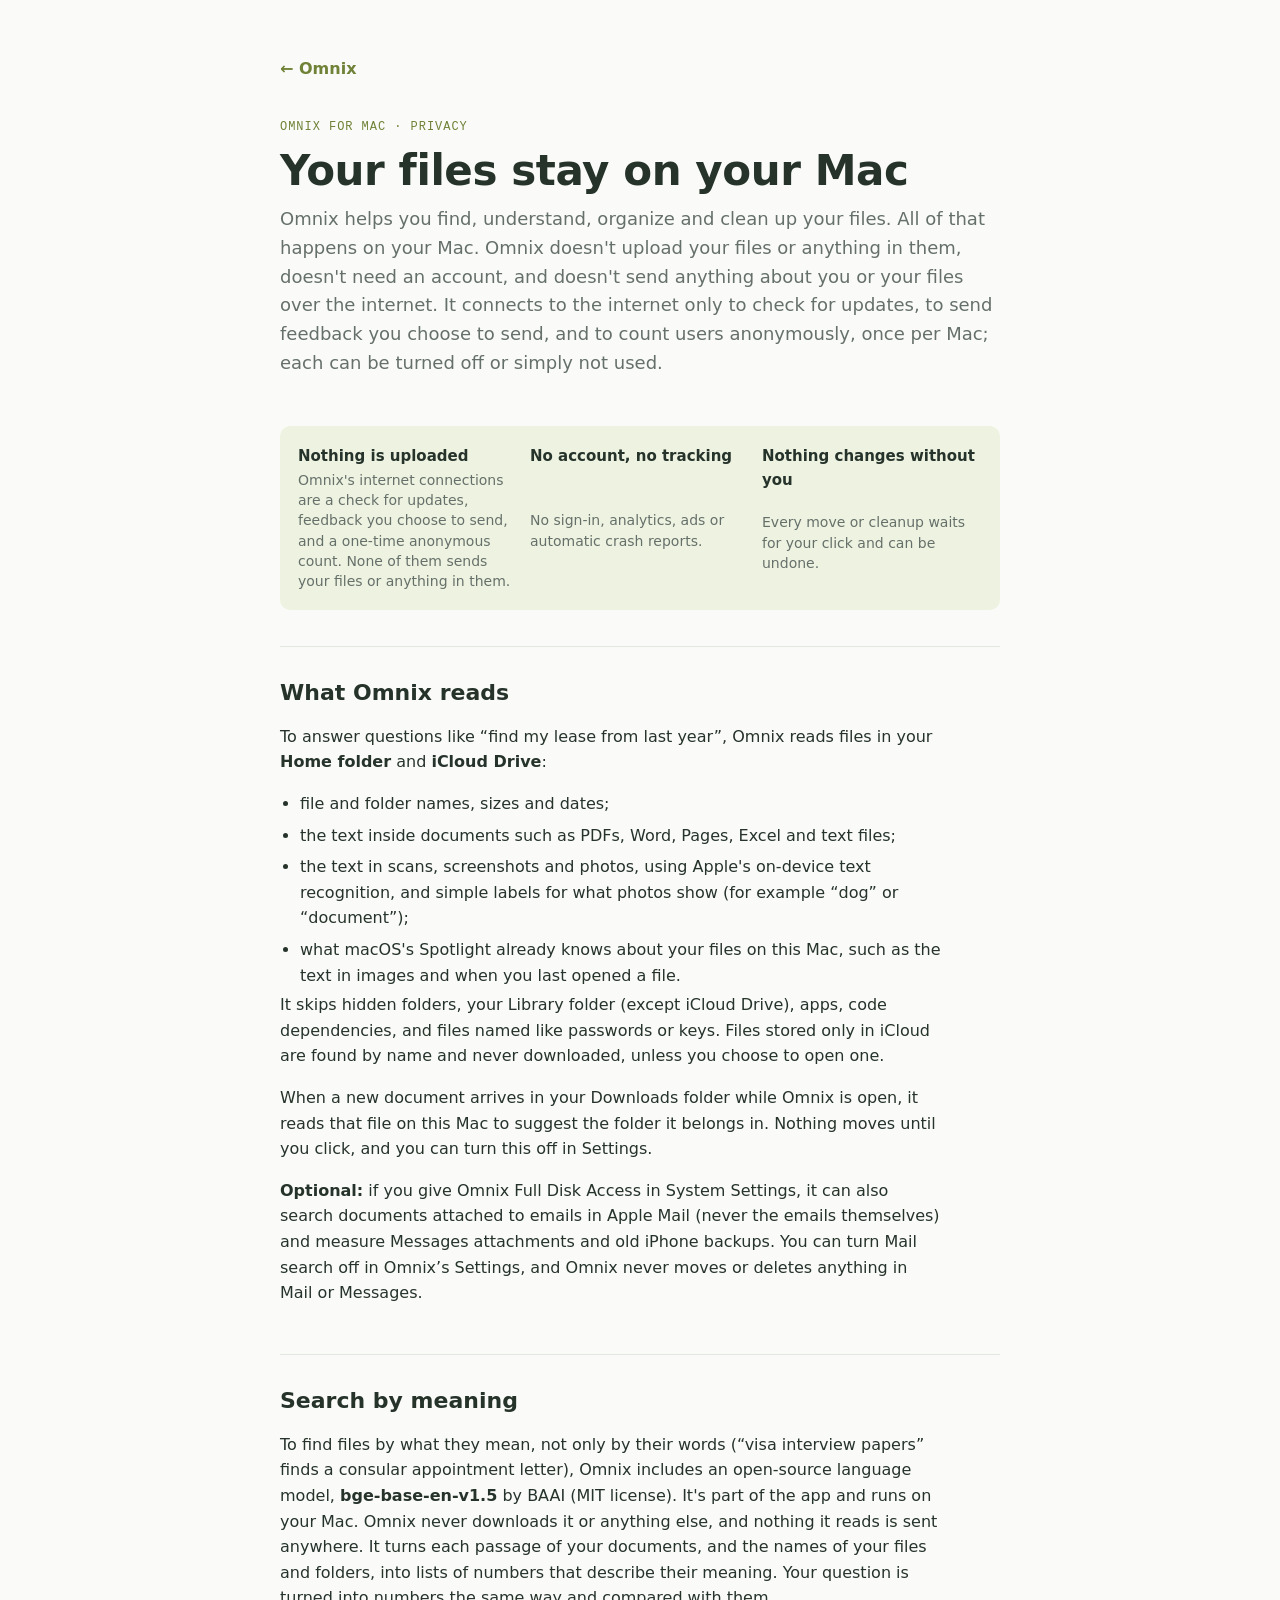
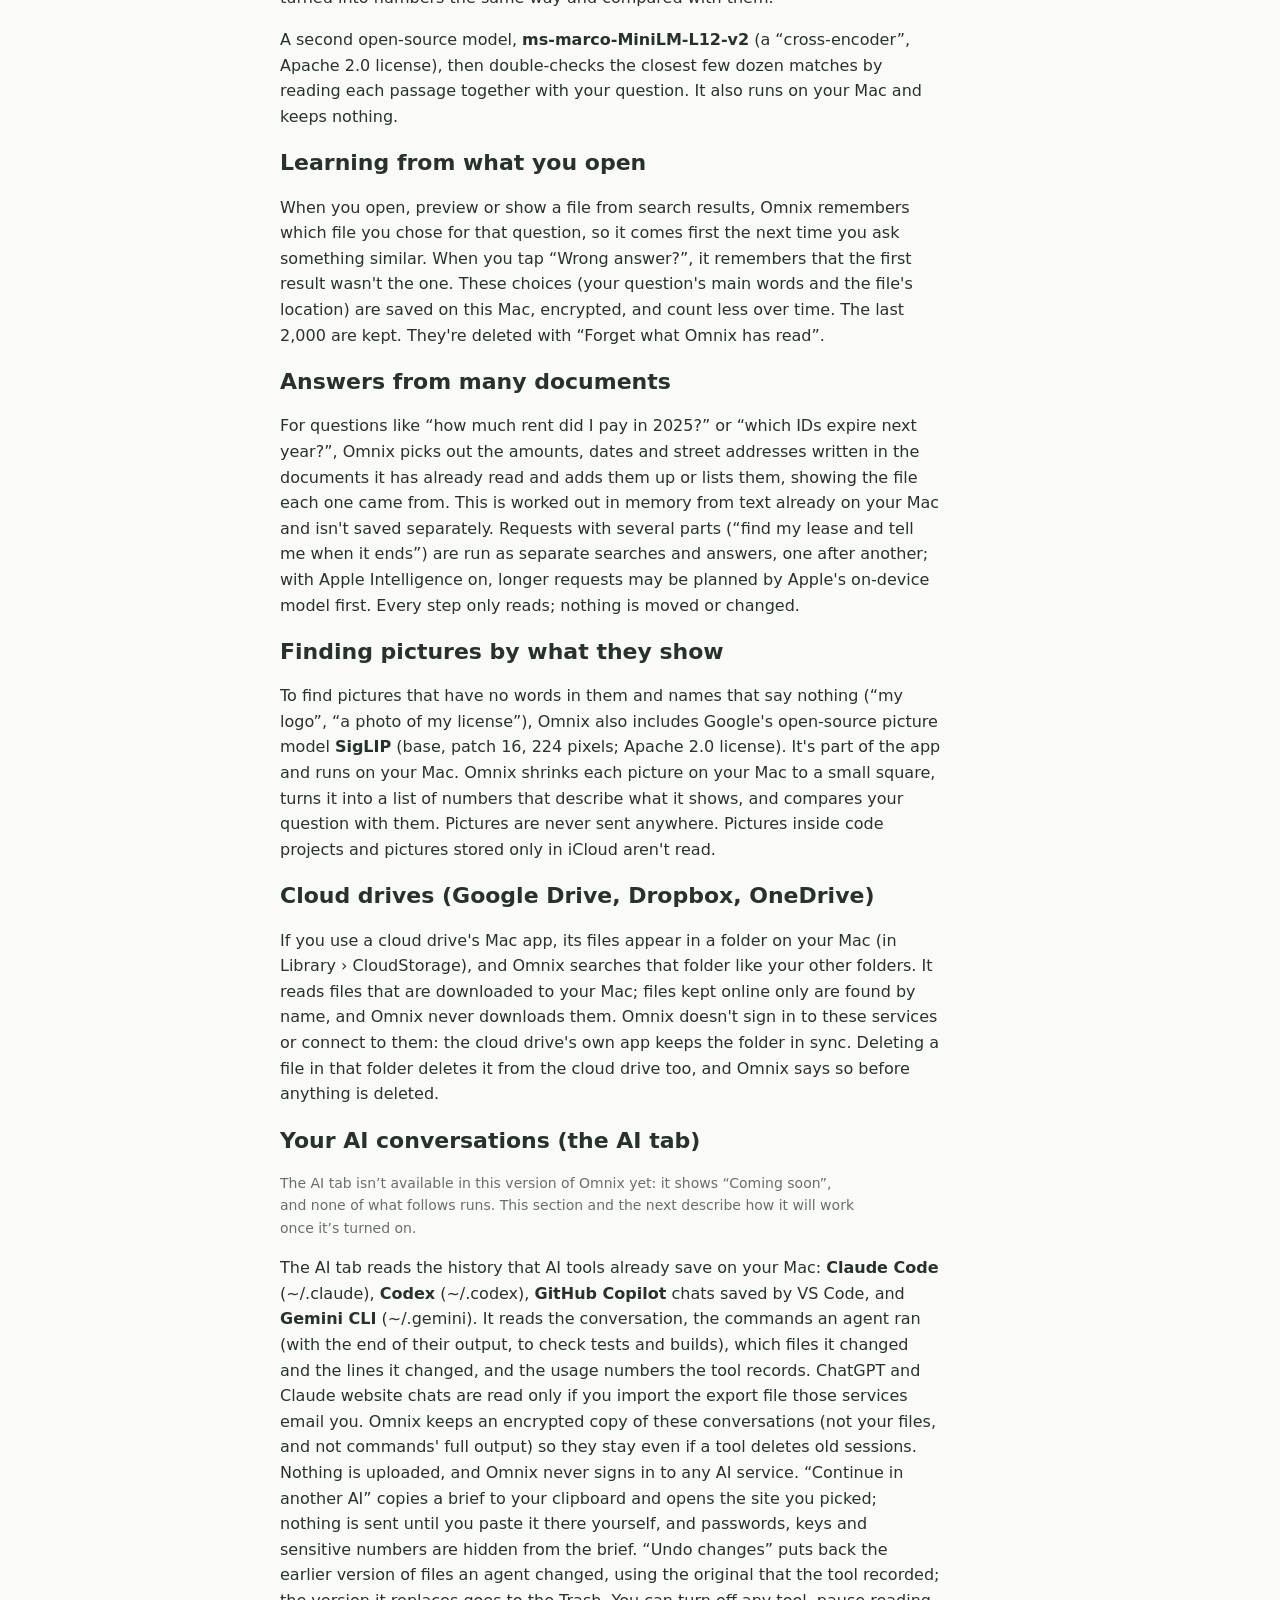
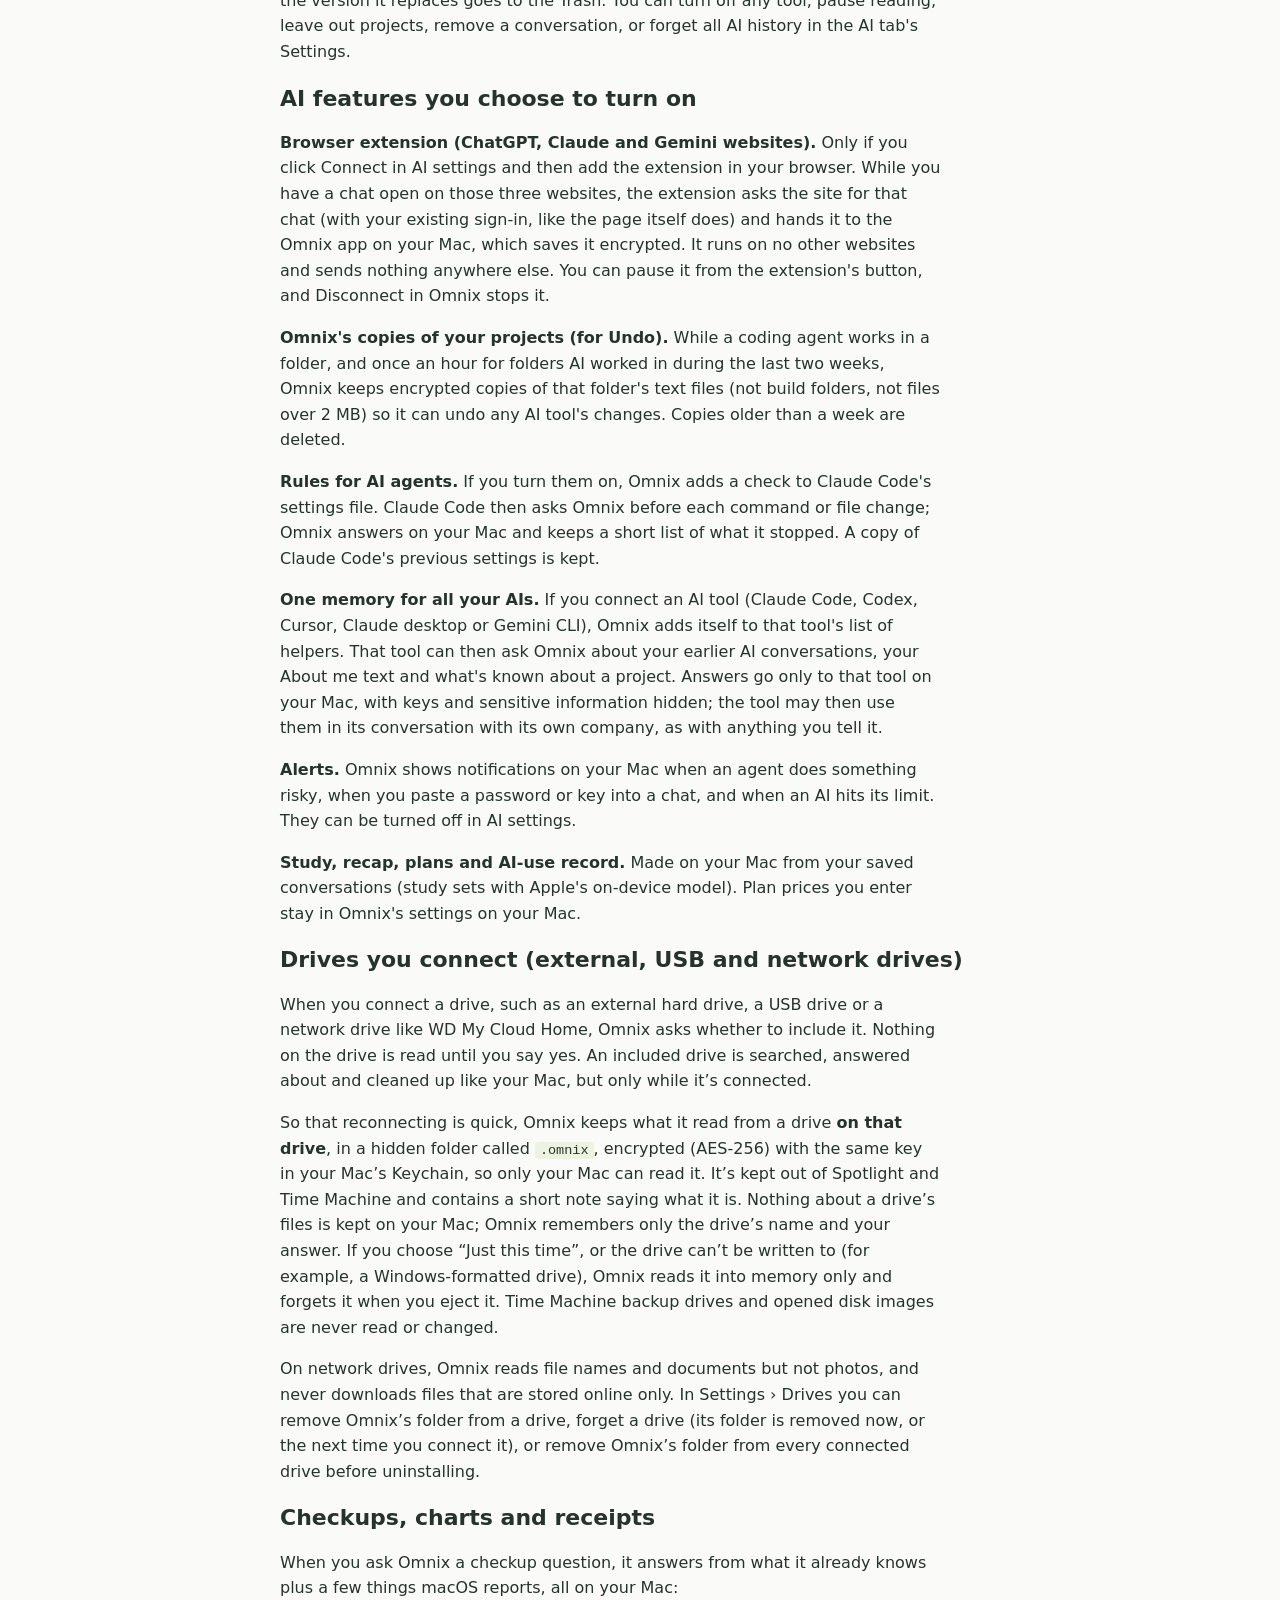
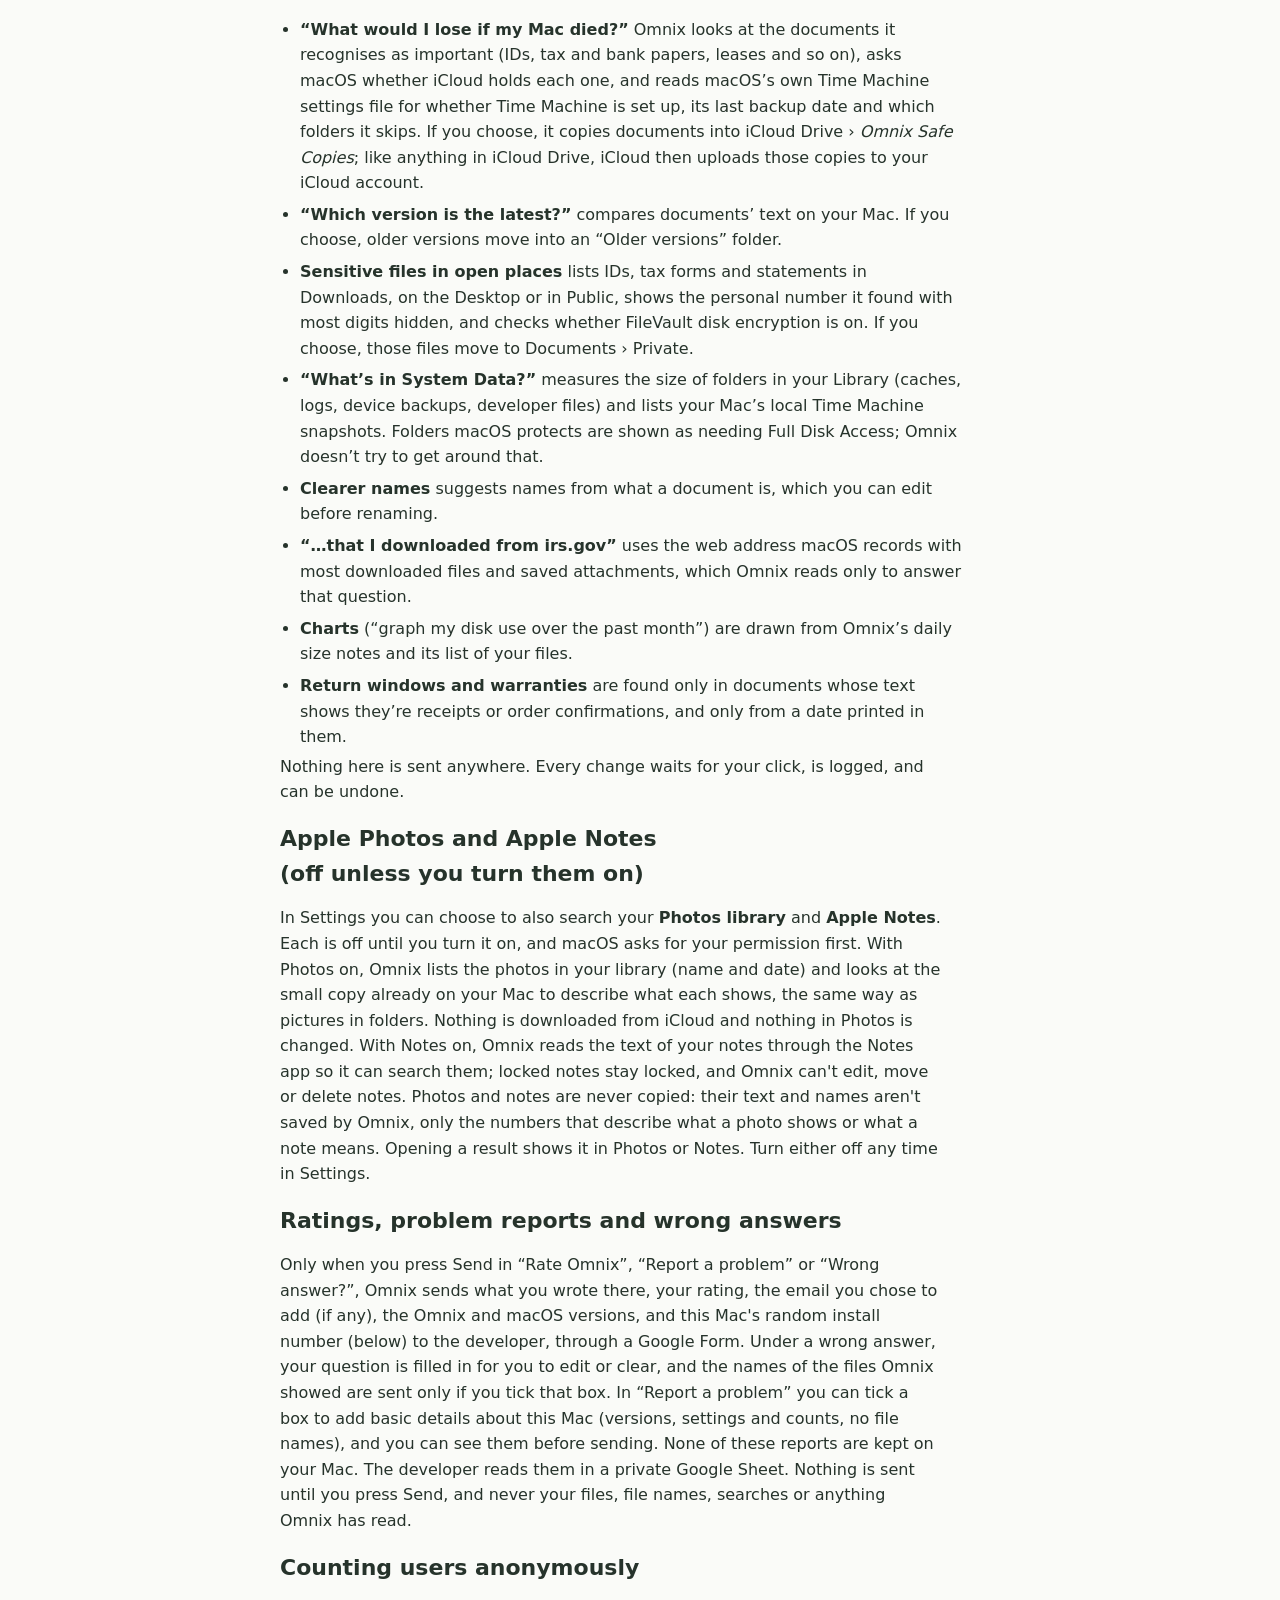
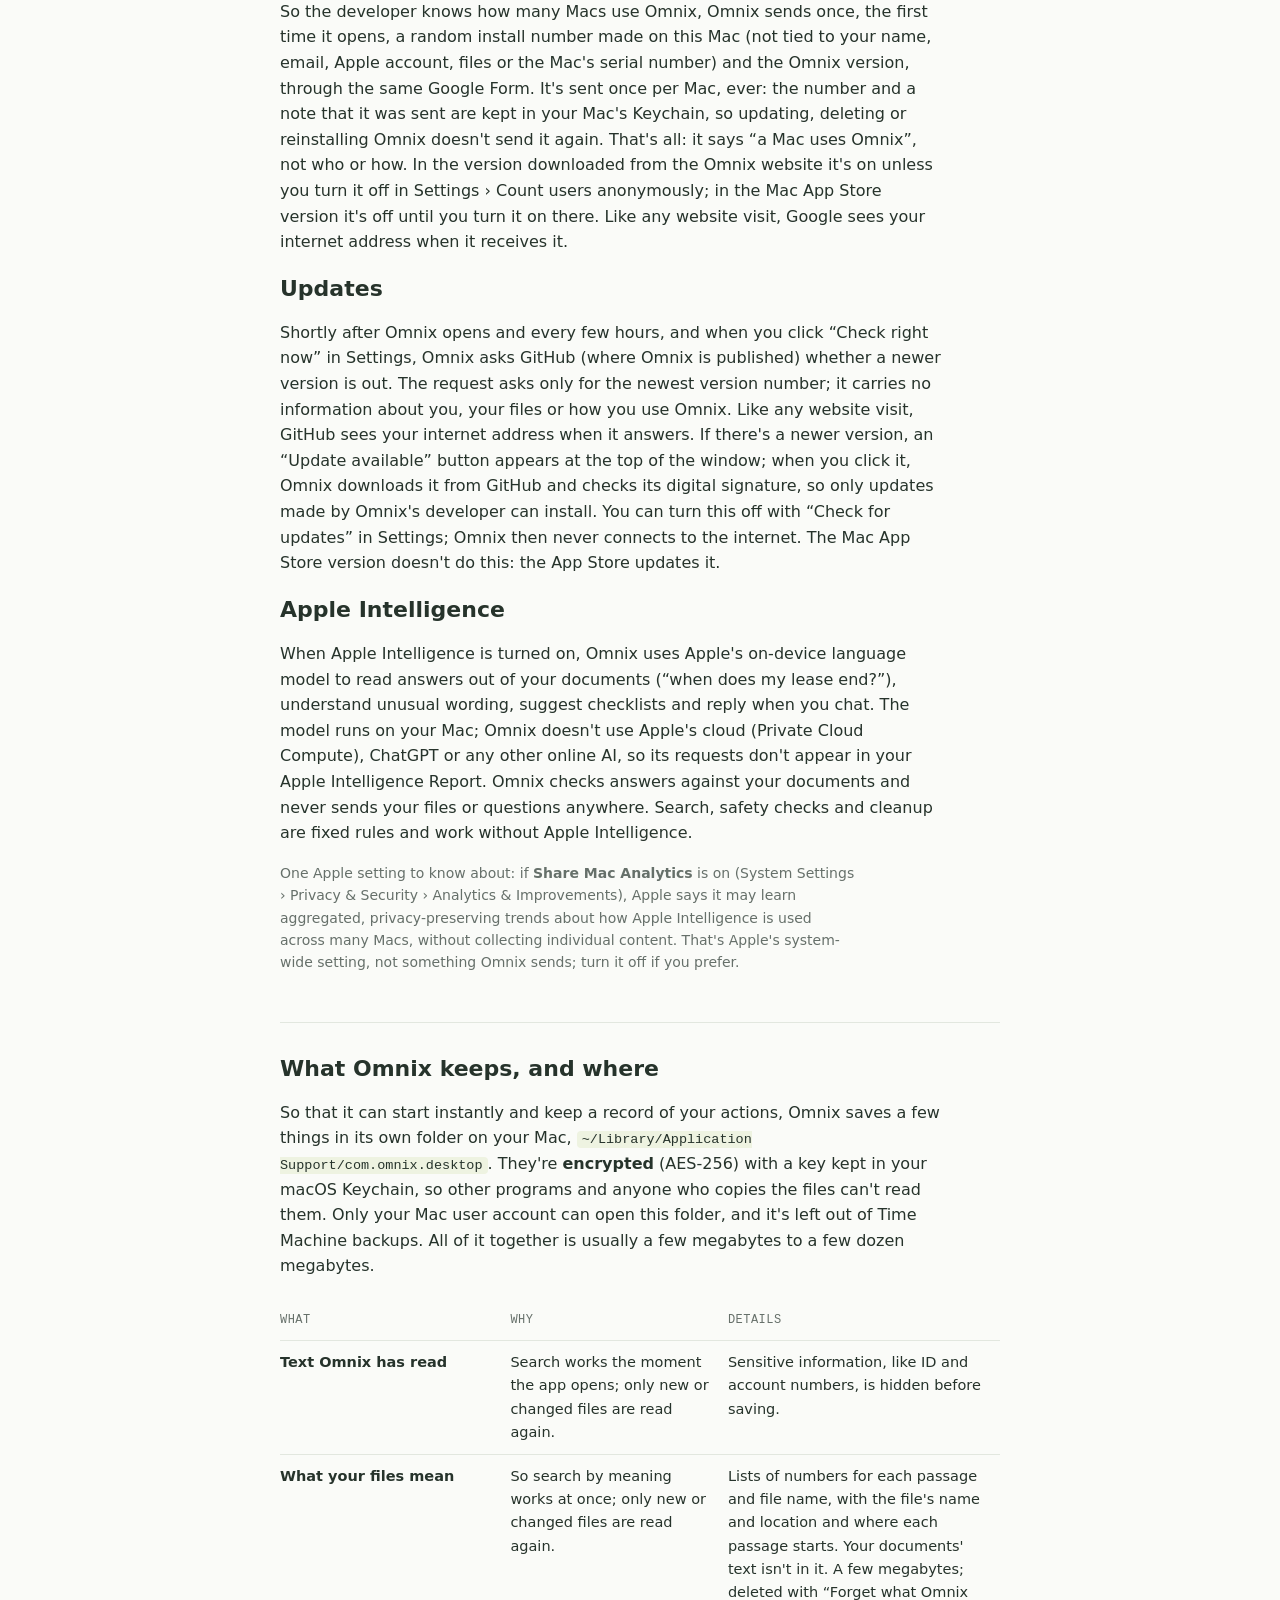
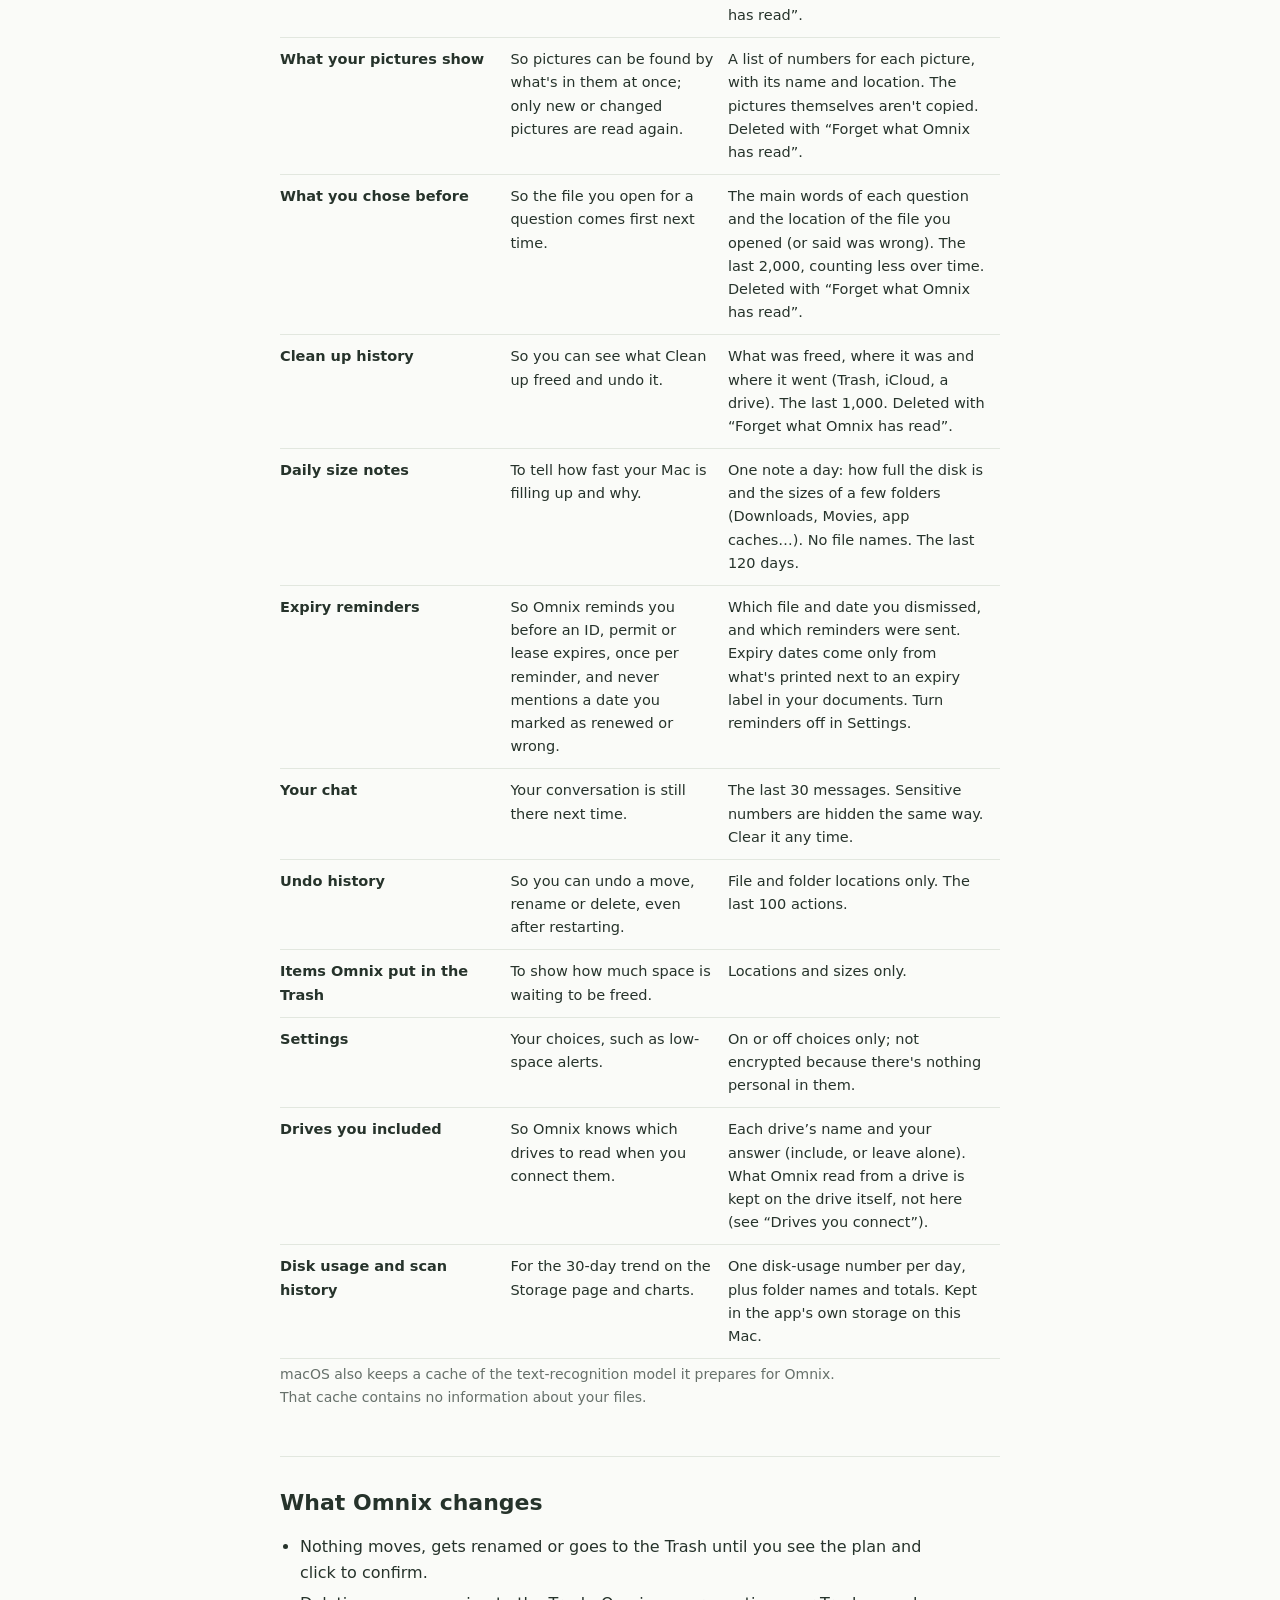
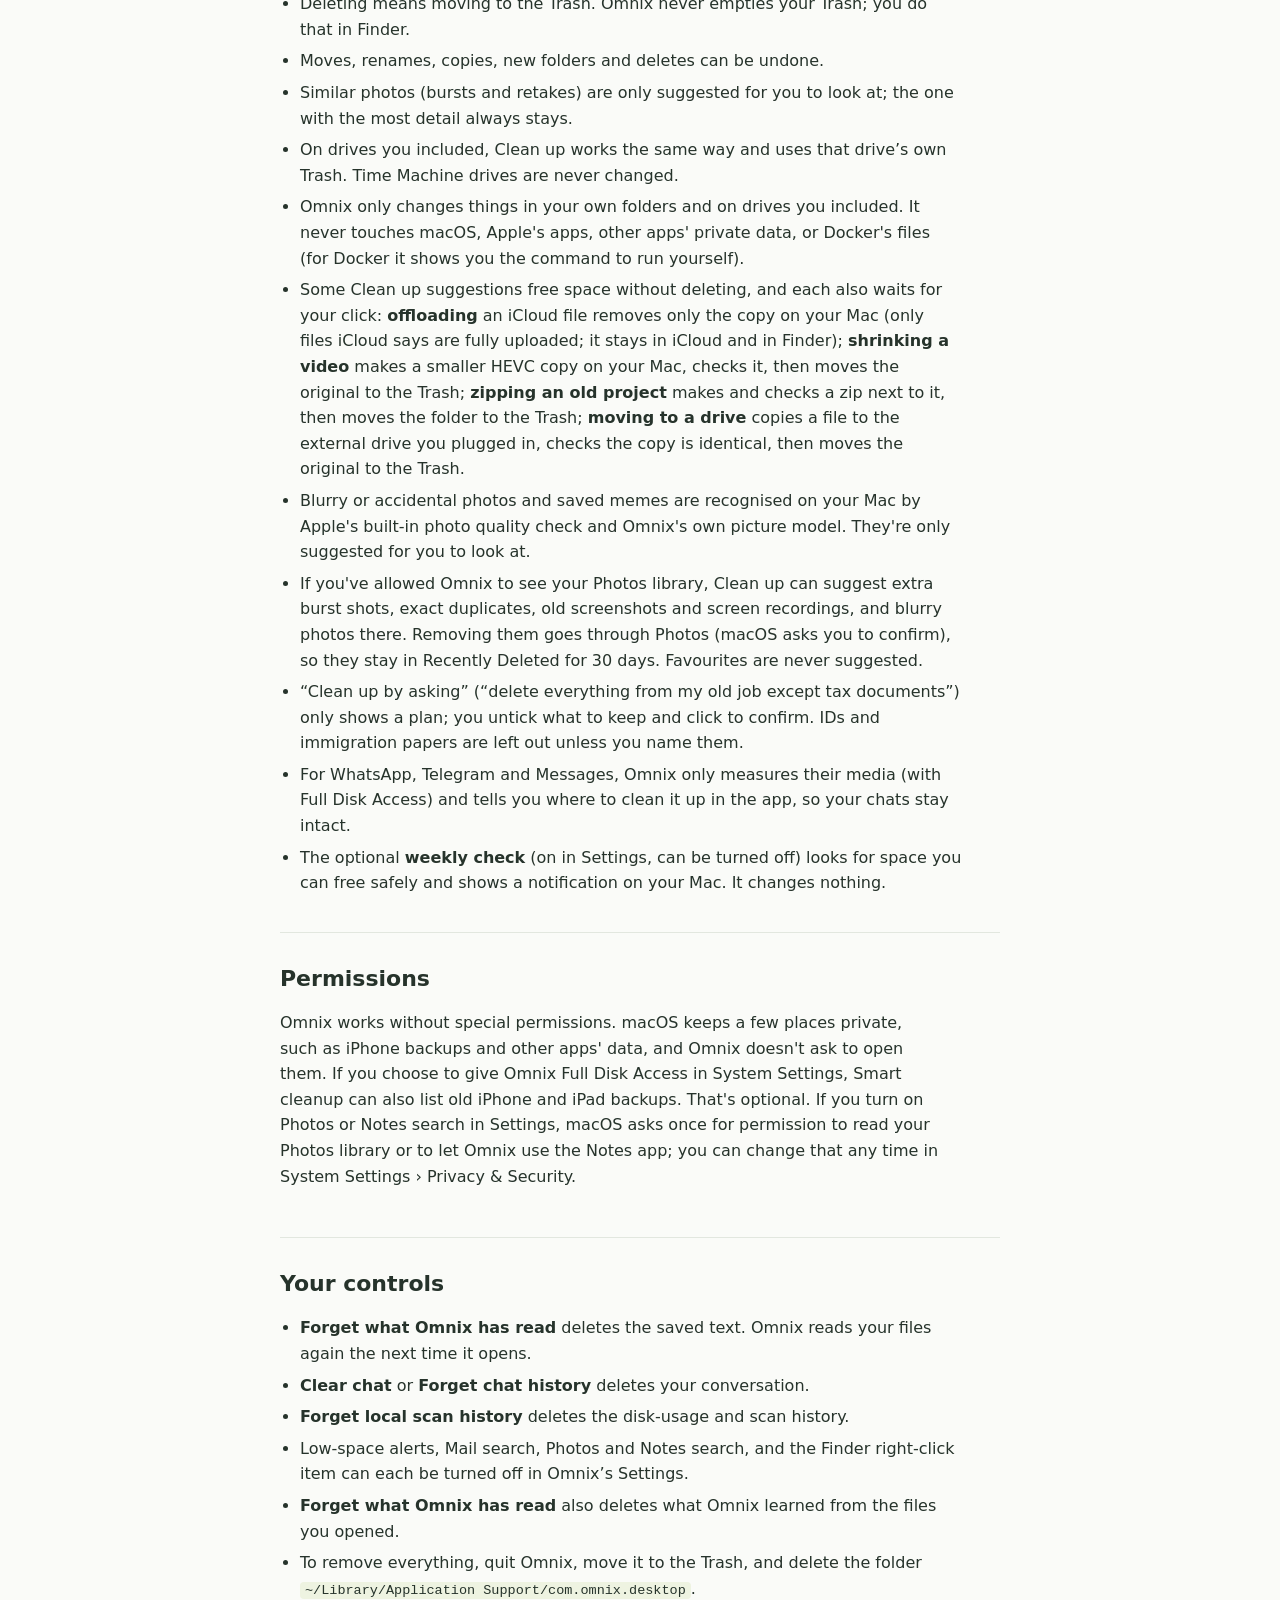
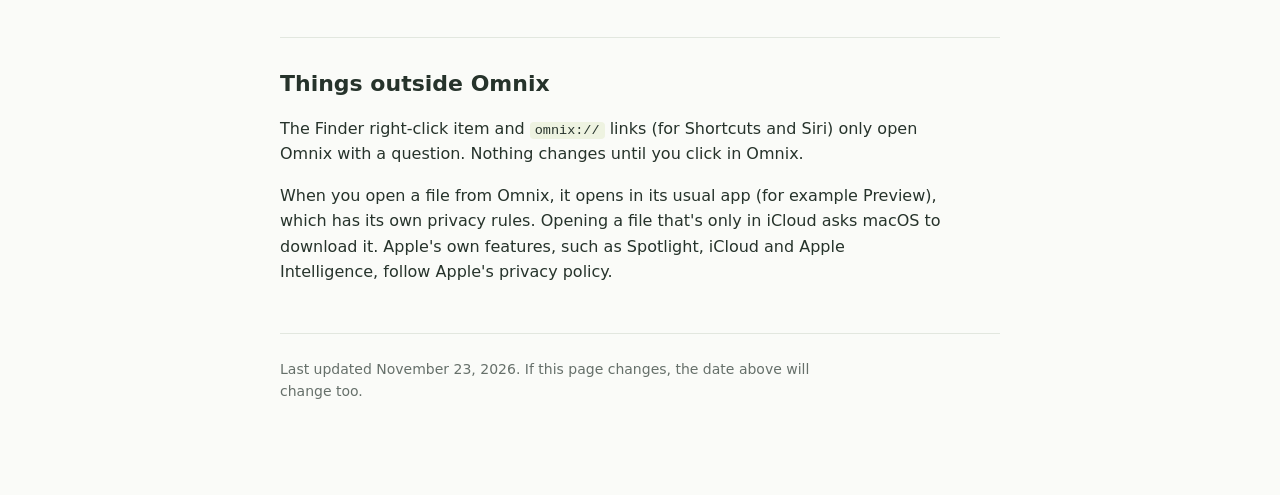
<file: privacy.html>
<!DOCTYPE html>
<html lang="en">
<head>
<meta charset="utf-8">
<meta name="viewport" content="width=device-width, initial-scale=1">
<title>Omnix Privacy</title>
<link rel="icon" href="assets/favicon.png" type="image/png">
<style>
/* Layout: one readable column, a short summary band, then plain sections; tables for what's stored. */
:root {
  --paper: #fafbf8;
  --ink: #26332b;
  --muted: #66706a;
  --line: #e2e7df;
  --accent: #6f8237;
  --tint: #eef3e1;
  --display: 'Manrope', 'Avenir Next', system-ui, sans-serif;
  --body: 'Manrope', 'Avenir Next', system-ui, sans-serif;
  --mono: 'DM Mono', 'SFMono-Regular', Menlo, monospace;
  color-scheme: light;
}
@media (prefers-color-scheme: dark) {
  :root:not([data-theme="light"]) {
    --paper: #171b18; --ink: #dfe6e0; --muted: #a1aba3; --line: #2c342e; --accent: #b4c879; --tint: #222b1f;
    color-scheme: dark;
  }
}
:root[data-theme="dark"] {
  --paper: #171b18; --ink: #dfe6e0; --muted: #a1aba3; --line: #2c342e; --accent: #b4c879; --tint: #222b1f;
  color-scheme: dark;
}
* { box-sizing: border-box; }
html, body { margin: 0; }
body { background: var(--paper); color: var(--ink); font-family: var(--body); font-size: 16px; line-height: 1.6; }
main { max-width: 760px; margin: 0 auto; padding: 56px 20px 80px; display: grid; gap: 36px; }
header { display: grid; gap: 10px; }
.eyebrow { font-family: var(--mono); font-size: 12px; letter-spacing: .08em; text-transform: uppercase; color: var(--accent); }
h1 { font-family: var(--display); font-size: clamp(30px, 5vw, 42px); line-height: 1.15; margin: 0; text-wrap: balance; letter-spacing: -0.01em; }
h2 { font-family: var(--display); font-size: 22px; margin: 0 0 10px; text-wrap: balance; }
p, li { max-width: 65ch; }
p { margin: 0 0 12px; }
ul { margin: 0; padding-left: 20px; display: grid; gap: 6px; }
.lede { font-size: 18px; color: var(--muted); }
.summary { display: grid; grid-template-columns: repeat(auto-fit, minmax(200px, 1fr)); gap: 12px; padding: 18px; border-radius: 10px; background: var(--tint); }
.summary div { display: grid; gap: 2px; }
.summary strong { font-size: 15px; }
.summary span { color: var(--muted); font-size: 14px; line-height: 1.45; }
section { display: grid; gap: 4px; padding-top: 28px; border-top: 1px solid var(--line); }
.table-wrap { overflow-x: auto; margin-top: 6px; }
table { width: 100%; border-collapse: collapse; font-size: 14.5px; }
th, td { text-align: left; vertical-align: top; padding: 10px 12px 10px 0; border-bottom: 1px solid var(--line); }
th { font-family: var(--mono); font-size: 12px; font-weight: 500; letter-spacing: .04em; text-transform: uppercase; color: var(--muted); }
td:first-child { font-weight: 600; width: 32%; }
code { font-family: var(--mono); font-size: 13.5px; background: var(--tint); padding: 1px 5px; border-radius: 4px; word-break: break-word; }
.note { color: var(--muted); font-size: 14px; }
footer { color: var(--muted); font-size: 14px; padding-top: 24px; border-top: 1px solid var(--line); }
a { color: var(--accent); }
a:focus-visible { outline: 2px solid var(--accent); outline-offset: 2px; }
</style>
</head>
<body>
<main>
  <p style="margin:0"><a href="index.html" style="text-decoration:none;font-weight:600">← Omnix</a></p>
  <header>
    <span class="eyebrow">Omnix for Mac · Privacy</span>
    <h1>Your files stay on your Mac</h1>
    <p class="lede">Omnix helps you find, understand, organize and clean up your files. All of that happens on your Mac. Omnix doesn't upload your files or anything in them, doesn't need an account, and doesn't send anything about you or your files over the internet. It connects to the internet only to check for updates, to send feedback you choose to send, and to count users anonymously, once per Mac; each can be turned off or simply not used.</p>
  </header>

  <div class="summary" aria-label="Summary">
    <div><strong>Nothing is uploaded</strong><span>Omnix's internet connections are a check for updates, feedback you choose to send, and a one-time anonymous count. None of them sends your files or anything in them.</span></div>
    <div><strong>No account, no tracking</strong><span>No sign-in, analytics, ads or automatic crash reports.</span></div>
    <div><strong>Nothing changes without you</strong><span>Every move or cleanup waits for your click and can be undone.</span></div>
  </div>

  <section>
    <h2>What Omnix reads</h2>
    <p>To answer questions like “find my lease from last year”, Omnix reads files in your <strong>Home folder</strong> and <strong>iCloud Drive</strong>:</p>
    <ul>
      <li>file and folder names, sizes and dates;</li>
      <li>the text inside documents such as PDFs, Word, Pages, Excel and text files;</li>
      <li>the text in scans, screenshots and photos, using Apple's on-device text recognition, and simple labels for what photos show (for example “dog” or “document”);</li>
      <li>what macOS's Spotlight already knows about your files on this Mac, such as the text in images and when you last opened a file.</li>
    </ul>
    <p>It skips hidden folders, your Library folder (except iCloud Drive), apps, code dependencies, and files named like passwords or keys. Files stored only in iCloud are found by name and never downloaded, unless you choose to open one.</p>
    <p>When a new document arrives in your Downloads folder while Omnix is open, it reads that file on this Mac to suggest the folder it belongs in. Nothing moves until you click, and you can turn this off in Settings.</p>
    <p><strong>Optional:</strong> if you give Omnix Full Disk Access in System Settings, it can also search documents attached to emails in Apple Mail (never the emails themselves) and measure Messages attachments and old iPhone backups. You can turn Mail search off in Omnix’s Settings, and Omnix never moves or deletes anything in Mail or Messages.</p>
  </section>

  <section>
    <h2>Search by meaning</h2>
    <p>To find files by what they mean, not only by their words (“visa interview papers” finds a consular appointment letter), Omnix includes an open-source language model, <strong>bge-base-en-v1.5</strong> by BAAI (MIT license). It's part of the app and runs on your Mac. Omnix never downloads it or anything else, and nothing it reads is sent anywhere. It turns each passage of your documents, and the names of your files and folders, into lists of numbers that describe their meaning. Your question is turned into numbers the same way and compared with them.</p>
    <p>A second open-source model, <strong>ms-marco-MiniLM-L12-v2</strong> (a “cross-encoder”, Apache 2.0 license), then double-checks the closest few dozen matches by reading each passage together with your question. It also runs on your Mac and keeps nothing.</p>

    <h2>Learning from what you open</h2>
    <p>When you open, preview or show a file from search results, Omnix remembers which file you chose for that question, so it comes first the next time you ask something similar. When you tap “Wrong answer?”, it remembers that the first result wasn't the one. These choices (your question's main words and the file's location) are saved on this Mac, encrypted, and count less over time. The last 2,000 are kept. They're deleted with “Forget what Omnix has read”.</p>

    <h2>Answers from many documents</h2>
    <p>For questions like “how much rent did I pay in 2025?” or “which IDs expire next year?”, Omnix picks out the amounts, dates and street addresses written in the documents it has already read and adds them up or lists them, showing the file each one came from. This is worked out in memory from text already on your Mac and isn't saved separately. Requests with several parts (“find my lease and tell me when it ends”) are run as separate searches and answers, one after another; with Apple Intelligence on, longer requests may be planned by Apple's on-device model first. Every step only reads; nothing is moved or changed.</p>

    <h2>Finding pictures by what they show</h2>
    <p>To find pictures that have no words in them and names that say nothing (“my logo”, “a photo of my license”), Omnix also includes Google's open-source picture model <strong>SigLIP</strong> (base, patch 16, 224 pixels; Apache 2.0 license). It's part of the app and runs on your Mac. Omnix shrinks each picture on your Mac to a small square, turns it into a list of numbers that describe what it shows, and compares your question with them. Pictures are never sent anywhere. Pictures inside code projects and pictures stored only in iCloud aren't read.</p>

    <h2>Cloud drives (Google Drive, Dropbox, OneDrive)</h2>
    <p>If you use a cloud drive's Mac app, its files appear in a folder on your Mac (in Library › CloudStorage), and Omnix searches that folder like your other folders. It reads files that are downloaded to your Mac; files kept online only are found by name, and Omnix never downloads them. Omnix doesn't sign in to these services or connect to them: the cloud drive's own app keeps the folder in sync. Deleting a file in that folder deletes it from the cloud drive too, and Omnix says so before anything is deleted.</p>

    <h2>Your AI conversations (the AI tab)</h2>
    <p class="note">The AI tab isn’t available in this version of Omnix yet: it shows “Coming soon”, and none of what follows runs. This section and the next describe how it will work once it’s turned on.</p>
    <p>The AI tab reads the history that AI tools already save on your Mac: <strong>Claude Code</strong> (~/.claude), <strong>Codex</strong> (~/.codex), <strong>GitHub Copilot</strong> chats saved by VS Code, and <strong>Gemini CLI</strong> (~/.gemini). It reads the conversation, the commands an agent ran (with the end of their output, to check tests and builds), which files it changed and the lines it changed, and the usage numbers the tool records. ChatGPT and Claude website chats are read only if you import the export file those services email you. Omnix keeps an encrypted copy of these conversations (not your files, and not commands' full output) so they stay even if a tool deletes old sessions. Nothing is uploaded, and Omnix never signs in to any AI service. “Continue in another AI” copies a brief to your clipboard and opens the site you picked; nothing is sent until you paste it there yourself, and passwords, keys and sensitive numbers are hidden from the brief. “Undo changes” puts back the earlier version of files an agent changed, using the original that the tool recorded; the version it replaces goes to the Trash. You can turn off any tool, pause reading, leave out projects, remove a conversation, or forget all AI history in the AI tab's Settings.</p>

    <h2>AI features you choose to turn on</h2>
    <p><strong>Browser extension (ChatGPT, Claude and Gemini websites).</strong> Only if you click Connect in AI settings and then add the extension in your browser. While you have a chat open on those three websites, the extension asks the site for that chat (with your existing sign-in, like the page itself does) and hands it to the Omnix app on your Mac, which saves it encrypted. It runs on no other websites and sends nothing anywhere else. You can pause it from the extension's button, and Disconnect in Omnix stops it.</p>
    <p><strong>Omnix's copies of your projects (for Undo).</strong> While a coding agent works in a folder, and once an hour for folders AI worked in during the last two weeks, Omnix keeps encrypted copies of that folder's text files (not build folders, not files over 2 MB) so it can undo any AI tool's changes. Copies older than a week are deleted.</p>
    <p><strong>Rules for AI agents.</strong> If you turn them on, Omnix adds a check to Claude Code's settings file. Claude Code then asks Omnix before each command or file change; Omnix answers on your Mac and keeps a short list of what it stopped. A copy of Claude Code's previous settings is kept.</p>
    <p><strong>One memory for all your AIs.</strong> If you connect an AI tool (Claude Code, Codex, Cursor, Claude desktop or Gemini CLI), Omnix adds itself to that tool's list of helpers. That tool can then ask Omnix about your earlier AI conversations, your About me text and what's known about a project. Answers go only to that tool on your Mac, with keys and sensitive information hidden; the tool may then use them in its conversation with its own company, as with anything you tell it.</p>
    <p><strong>Alerts.</strong> Omnix shows notifications on your Mac when an agent does something risky, when you paste a password or key into a chat, and when an AI hits its limit. They can be turned off in AI settings.</p>
    <p><strong>Study, recap, plans and AI-use record.</strong> Made on your Mac from your saved conversations (study sets with Apple's on-device model). Plan prices you enter stay in Omnix's settings on your Mac.</p>
    <h2>Drives you connect (external, USB and network drives)</h2>
    <p>When you connect a drive, such as an external hard drive, a USB drive or a network drive like WD My Cloud Home, Omnix asks whether to include it. Nothing on the drive is read until you say yes. An included drive is searched, answered about and cleaned up like your Mac, but only while it’s connected.</p>
    <p>So that reconnecting is quick, Omnix keeps what it read from a drive <strong>on that drive</strong>, in a hidden folder called <code>.omnix</code>, encrypted (AES-256) with the same key in your Mac’s Keychain, so only your Mac can read it. It’s kept out of Spotlight and Time Machine and contains a short note saying what it is. Nothing about a drive’s files is kept on your Mac; Omnix remembers only the drive’s name and your answer. If you choose “Just this time”, or the drive can’t be written to (for example, a Windows-formatted drive), Omnix reads it into memory only and forgets it when you eject it. Time Machine backup drives and opened disk images are never read or changed.</p>
    <p>On network drives, Omnix reads file names and documents but not photos, and never downloads files that are stored online only. In Settings › Drives you can remove Omnix’s folder from a drive, forget a drive (its folder is removed now, or the next time you connect it), or remove Omnix’s folder from every connected drive before uninstalling.</p>

    <h2>Checkups, charts and receipts</h2>
    <p>When you ask Omnix a checkup question, it answers from what it already knows plus a few things macOS reports, all on your Mac:</p>
    <ul>
      <li><strong>“What would I lose if my Mac died?”</strong> Omnix looks at the documents it recognises as important (IDs, tax and bank papers, leases and so on), asks macOS whether iCloud holds each one, and reads macOS’s own Time Machine settings file for whether Time Machine is set up, its last backup date and which folders it skips. If you choose, it copies documents into iCloud Drive › <em>Omnix Safe Copies</em>; like anything in iCloud Drive, iCloud then uploads those copies to your iCloud account.</li>
      <li><strong>“Which version is the latest?”</strong> compares documents’ text on your Mac. If you choose, older versions move into an “Older versions” folder.</li>
      <li><strong>Sensitive files in open places</strong> lists IDs, tax forms and statements in Downloads, on the Desktop or in Public, shows the personal number it found with most digits hidden, and checks whether FileVault disk encryption is on. If you choose, those files move to Documents › Private.</li>
      <li><strong>“What’s in System Data?”</strong> measures the size of folders in your Library (caches, logs, device backups, developer files) and lists your Mac’s local Time Machine snapshots. Folders macOS protects are shown as needing Full Disk Access; Omnix doesn’t try to get around that.</li>
      <li><strong>Clearer names</strong> suggests names from what a document is, which you can edit before renaming.</li>
      <li><strong>“…that I downloaded from irs.gov”</strong> uses the web address macOS records with most downloaded files and saved attachments, which Omnix reads only to answer that question.</li>
      <li><strong>Charts</strong> (“graph my disk use over the past month”) are drawn from Omnix’s daily size notes and its list of your files.</li>
      <li><strong>Return windows and warranties</strong> are found only in documents whose text shows they’re receipts or order confirmations, and only from a date printed in them.</li>
    </ul>
    <p>Nothing here is sent anywhere. Every change waits for your click, is logged, and can be undone.</p>

    <h2>Apple Photos and Apple Notes (off unless you turn them on)</h2>
    <p>In Settings you can choose to also search your <strong>Photos library</strong> and <strong>Apple Notes</strong>. Each is off until you turn it on, and macOS asks for your permission first. With Photos on, Omnix lists the photos in your library (name and date) and looks at the small copy already on your Mac to describe what each shows, the same way as pictures in folders. Nothing is downloaded from iCloud and nothing in Photos is changed. With Notes on, Omnix reads the text of your notes through the Notes app so it can search them; locked notes stay locked, and Omnix can't edit, move or delete notes. Photos and notes are never copied: their text and names aren't saved by Omnix, only the numbers that describe what a photo shows or what a note means. Opening a result shows it in Photos or Notes. Turn either off any time in Settings.</p>

    <h2>Ratings, problem reports and wrong answers</h2>
    <p>Only when you press Send in “Rate Omnix”, “Report a problem” or “Wrong answer?”, Omnix sends what you wrote there, your rating, the email you chose to add (if any), the Omnix and macOS versions, and this Mac's random install number (below) to the developer, through a Google Form. Under a wrong answer, your question is filled in for you to edit or clear, and the names of the files Omnix showed are sent only if you tick that box. In “Report a problem” you can tick a box to add basic details about this Mac (versions, settings and counts, no file names), and you can see them before sending. None of these reports are kept on your Mac. The developer reads them in a private Google Sheet. Nothing is sent until you press Send, and never your files, file names, searches or anything Omnix has read.</p>
    <h2>Counting users anonymously</h2>
    <p>So the developer knows how many Macs use Omnix, Omnix sends once, the first time it opens, a random install number made on this Mac (not tied to your name, email, Apple account, files or the Mac's serial number) and the Omnix version, through the same Google Form. It's sent once per Mac, ever: the number and a note that it was sent are kept in your Mac's Keychain, so updating, deleting or reinstalling Omnix doesn't send it again. That's all: it says “a Mac uses Omnix”, not who or how. In the version downloaded from the Omnix website it's on unless you turn it off in Settings › Count users anonymously; in the Mac App Store version it's off until you turn it on there. Like any website visit, Google sees your internet address when it receives it.</p>
    <h2>Updates</h2>
    <p>Shortly after Omnix opens and every few hours, and when you click “Check right now” in Settings, Omnix asks GitHub (where Omnix is published) whether a newer version is out. The request asks only for the newest version number; it carries no information about you, your files or how you use Omnix. Like any website visit, GitHub sees your internet address when it answers. If there's a newer version, an “Update available” button appears at the top of the window; when you click it, Omnix downloads it from GitHub and checks its digital signature, so only updates made by Omnix's developer can install. You can turn this off with “Check for updates” in Settings; Omnix then never connects to the internet. The Mac App Store version doesn't do this: the App Store updates it.</p>

    <h2>Apple Intelligence</h2>
    <p>When Apple Intelligence is turned on, Omnix uses Apple's on-device language model to read answers out of your documents (“when does my lease end?”), understand unusual wording, suggest checklists and reply when you chat. The model runs on your Mac; Omnix doesn't use Apple's cloud (Private Cloud Compute), ChatGPT or any other online AI, so its requests don't appear in your Apple Intelligence Report. Omnix checks answers against your documents and never sends your files or questions anywhere. Search, safety checks and cleanup are fixed rules and work without Apple Intelligence.</p>
    <p class="note">One Apple setting to know about: if <strong>Share Mac Analytics</strong> is on (System Settings › Privacy &amp; Security › Analytics &amp; Improvements), Apple says it may learn aggregated, privacy-preserving trends about how Apple Intelligence is used across many Macs, without collecting individual content. That's Apple's system-wide setting, not something Omnix sends; turn it off if you prefer.</p>
  </section>

  <section>
    <h2>What Omnix keeps, and where</h2>
    <p>So that it can start instantly and keep a record of your actions, Omnix saves a few things in its own folder on your Mac, <code>~/Library/Application Support/com.omnix.desktop</code>. They're <strong>encrypted</strong> (AES-256) with a key kept in your macOS Keychain, so other programs and anyone who copies the files can't read them. Only your Mac user account can open this folder, and it's left out of Time Machine backups. All of it together is usually a few megabytes to a few dozen megabytes.</p>
    <div class="table-wrap">
      <table>
        <thead><tr><th>What</th><th>Why</th><th>Details</th></tr></thead>
        <tbody>
          <tr><td>Text Omnix has read</td><td>Search works the moment the app opens; only new or changed files are read again.</td><td>Sensitive information, like ID and account numbers, is hidden before saving.</td></tr>
          <tr><td>What your files mean</td><td>So search by meaning works at once; only new or changed files are read again.</td><td>Lists of numbers for each passage and file name, with the file's name and location and where each passage starts. Your documents' text isn't in it. A few megabytes; deleted with “Forget what Omnix has read”.</td></tr>
          <tr><td>What your pictures show</td><td>So pictures can be found by what's in them at once; only new or changed pictures are read again.</td><td>A list of numbers for each picture, with its name and location. The pictures themselves aren't copied. Deleted with “Forget what Omnix has read”.</td></tr>
          <tr><td>What you chose before</td><td>So the file you open for a question comes first next time.</td><td>The main words of each question and the location of the file you opened (or said was wrong). The last 2,000, counting less over time. Deleted with “Forget what Omnix has read”.</td></tr>
          <tr><td>Clean up history</td><td>So you can see what Clean up freed and undo it.</td><td>What was freed, where it was and where it went (Trash, iCloud, a drive). The last 1,000. Deleted with “Forget what Omnix has read”.</td></tr>
          <tr><td>Daily size notes</td><td>To tell how fast your Mac is filling up and why.</td><td>One note a day: how full the disk is and the sizes of a few folders (Downloads, Movies, app caches…). No file names. The last 120 days.</td></tr>
          <tr><td>Expiry reminders</td><td>So Omnix reminds you before an ID, permit or lease expires, once per reminder, and never mentions a date you marked as renewed or wrong.</td><td>Which file and date you dismissed, and which reminders were sent. Expiry dates come only from what's printed next to an expiry label in your documents. Turn reminders off in Settings.</td></tr>
          <tr><td>Your chat</td><td>Your conversation is still there next time.</td><td>The last 30 messages. Sensitive numbers are hidden the same way. Clear it any time.</td></tr>
          <tr><td>Undo history</td><td>So you can undo a move, rename or delete, even after restarting.</td><td>File and folder locations only. The last 100 actions.</td></tr>
          <tr><td>Items Omnix put in the Trash</td><td>To show how much space is waiting to be freed.</td><td>Locations and sizes only.</td></tr>
          <tr><td>Settings</td><td>Your choices, such as low-space alerts.</td><td>On or off choices only; not encrypted because there's nothing personal in them.</td></tr>
          <tr><td>Drives you included</td><td>So Omnix knows which drives to read when you connect them.</td><td>Each drive’s name and your answer (include, or leave alone). What Omnix read from a drive is kept on the drive itself, not here (see “Drives you connect”).</td></tr>
          <tr><td>Disk usage and scan history</td><td>For the 30-day trend on the Storage page and charts.</td><td>One disk-usage number per day, plus folder names and totals. Kept in the app's own storage on this Mac.</td></tr>
        </tbody>
      </table>
    </div>
    <p class="note">macOS also keeps a cache of the text-recognition model it prepares for Omnix. That cache contains no information about your files.</p>
  </section>

  <section>
    <h2>What Omnix changes</h2>
    <ul>
      <li>Nothing moves, gets renamed or goes to the Trash until you see the plan and click to confirm.</li>
      <li>Deleting means moving to the Trash. Omnix never empties your Trash; you do that in Finder.</li>
      <li>Moves, renames, copies, new folders and deletes can be undone.</li>
      <li>Similar photos (bursts and retakes) are only suggested for you to look at; the one with the most detail always stays.</li>
      <li>On drives you included, Clean up works the same way and uses that drive’s own Trash. Time Machine drives are never changed.</li>
      <li>Omnix only changes things in your own folders and on drives you included. It never touches macOS, Apple's apps, other apps' private data, or Docker's files (for Docker it shows you the command to run yourself).</li>
      <li>Some Clean up suggestions free space without deleting, and each also waits for your click: <strong>offloading</strong> an iCloud file removes only the copy on your Mac (only files iCloud says are fully uploaded; it stays in iCloud and in Finder); <strong>shrinking a video</strong> makes a smaller HEVC copy on your Mac, checks it, then moves the original to the Trash; <strong>zipping an old project</strong> makes and checks a zip next to it, then moves the folder to the Trash; <strong>moving to a drive</strong> copies a file to the external drive you plugged in, checks the copy is identical, then moves the original to the Trash.</li>
      <li>Blurry or accidental photos and saved memes are recognised on your Mac by Apple's built-in photo quality check and Omnix's own picture model. They're only suggested for you to look at.</li>
      <li>If you've allowed Omnix to see your Photos library, Clean up can suggest extra burst shots, exact duplicates, old screenshots and screen recordings, and blurry photos there. Removing them goes through Photos (macOS asks you to confirm), so they stay in Recently Deleted for 30 days. Favourites are never suggested.</li>
      <li>“Clean up by asking” (“delete everything from my old job except tax documents”) only shows a plan; you untick what to keep and click to confirm. IDs and immigration papers are left out unless you name them.</li>
      <li>For WhatsApp, Telegram and Messages, Omnix only measures their media (with Full Disk Access) and tells you where to clean it up in the app, so your chats stay intact.</li>
      <li>The optional <strong>weekly check</strong> (on in Settings, can be turned off) looks for space you can free safely and shows a notification on your Mac. It changes nothing.</li>
    </ul>
  </section>

  <section>
    <h2>Permissions</h2>
    <p>Omnix works without special permissions. macOS keeps a few places private, such as iPhone backups and other apps' data, and Omnix doesn't ask to open them. If you choose to give Omnix Full Disk Access in System Settings, Smart cleanup can also list old iPhone and iPad backups. That's optional. If you turn on Photos or Notes search in Settings, macOS asks once for permission to read your Photos library or to let Omnix use the Notes app; you can change that any time in System Settings › Privacy &amp; Security.</p>
  </section>

  <section>
    <h2>Your controls</h2>
    <ul>
      <li><strong>Forget what Omnix has read</strong> deletes the saved text. Omnix reads your files again the next time it opens.</li>
      <li><strong>Clear chat</strong> or <strong>Forget chat history</strong> deletes your conversation.</li>
      <li><strong>Forget local scan history</strong> deletes the disk-usage and scan history.</li>
      <li>Low-space alerts, Mail search, Photos and Notes search, and the Finder right-click item can each be turned off in Omnix’s Settings.</li>
      <li><strong>Forget what Omnix has read</strong> also deletes what Omnix learned from the files you opened.</li>
      <li>To remove everything, quit Omnix, move it to the Trash, and delete the folder <code>~/Library/Application Support/com.omnix.desktop</code>.</li>
    </ul>
  </section>

  <section>
    <h2>Things outside Omnix</h2>
    <p>The Finder right-click item and <code>omnix://</code> links (for Shortcuts and Siri) only open Omnix with a question. Nothing changes until you click in Omnix.</p>
    <p>When you open a file from Omnix, it opens in its usual app (for example Preview), which has its own privacy rules. Opening a file that's only in iCloud asks macOS to download it. Apple's own features, such as Spotlight, iCloud and Apple Intelligence, follow Apple's privacy policy.</p>
  </section>

  <footer>
    <p>Last updated November 23, 2026. If this page changes, the date above will change too.</p>
  </footer>
</main>
</body>
</html>
</file>
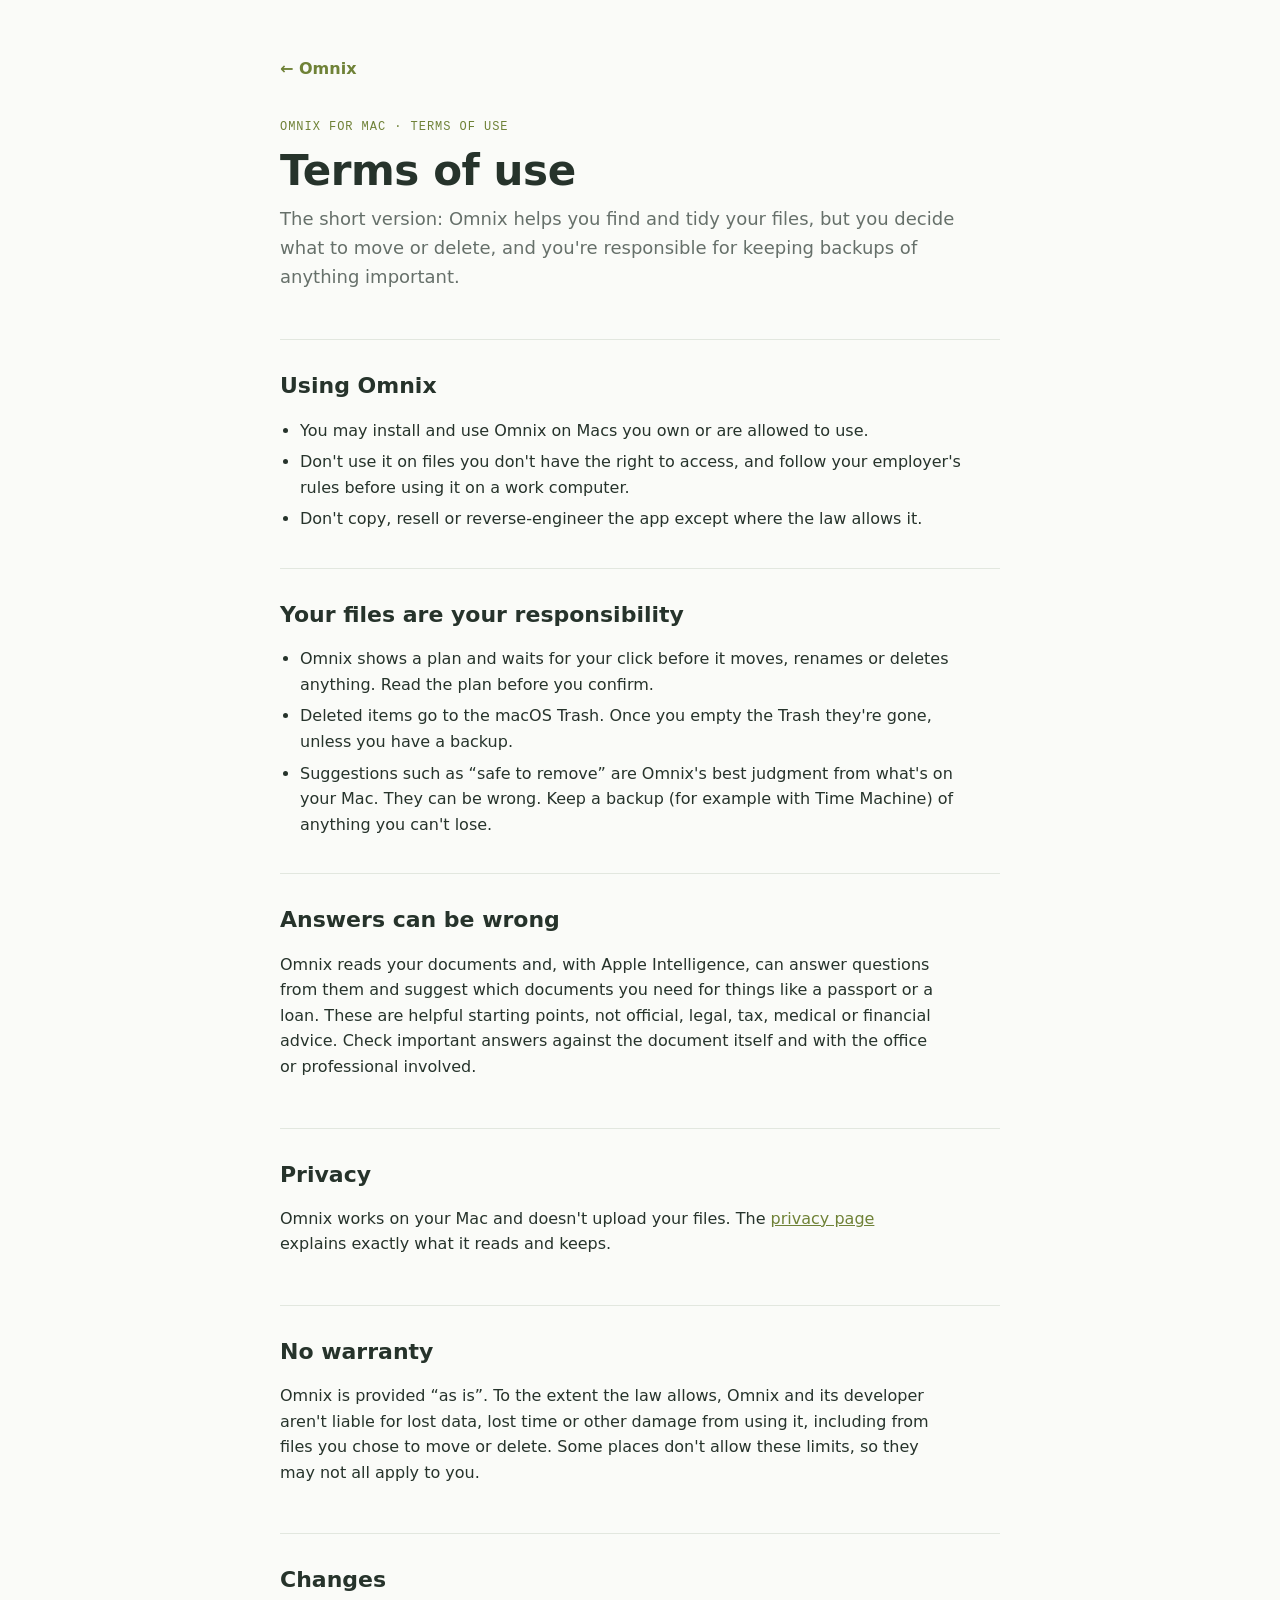
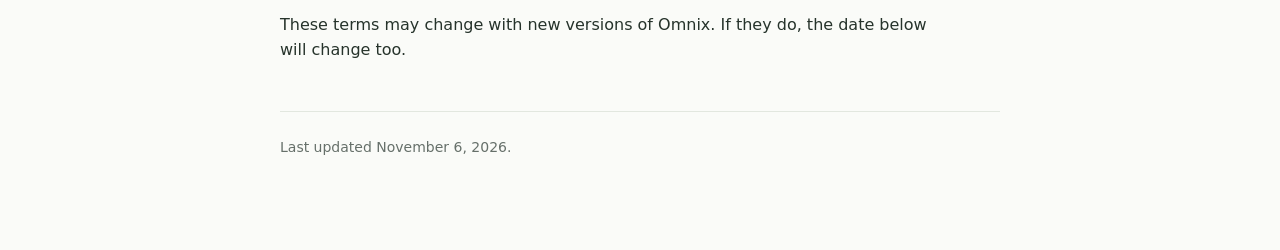
<file: terms.html>
<!DOCTYPE html>
<html lang="en">
<head>
<meta charset="utf-8">
<meta name="viewport" content="width=device-width, initial-scale=1">
<title>Omnix Terms of Use</title>
<link rel="icon" href="assets/favicon.png" type="image/png">
<style>
/* Layout: one readable column, a short summary band, then plain sections; tables for what's stored. */
:root {
  --paper: #fafbf8;
  --ink: #26332b;
  --muted: #66706a;
  --line: #e2e7df;
  --accent: #6f8237;
  --tint: #eef3e1;
  --display: 'Manrope', 'Avenir Next', system-ui, sans-serif;
  --body: 'Manrope', 'Avenir Next', system-ui, sans-serif;
  --mono: 'DM Mono', 'SFMono-Regular', Menlo, monospace;
  color-scheme: light;
}
@media (prefers-color-scheme: dark) {
  :root:not([data-theme="light"]) {
    --paper: #171b18; --ink: #dfe6e0; --muted: #a1aba3; --line: #2c342e; --accent: #b4c879; --tint: #222b1f;
    color-scheme: dark;
  }
}
:root[data-theme="dark"] {
  --paper: #171b18; --ink: #dfe6e0; --muted: #a1aba3; --line: #2c342e; --accent: #b4c879; --tint: #222b1f;
  color-scheme: dark;
}
* { box-sizing: border-box; }
html, body { margin: 0; }
body { background: var(--paper); color: var(--ink); font-family: var(--body); font-size: 16px; line-height: 1.6; }
main { max-width: 760px; margin: 0 auto; padding: 56px 20px 80px; display: grid; gap: 36px; }
header { display: grid; gap: 10px; }
.eyebrow { font-family: var(--mono); font-size: 12px; letter-spacing: .08em; text-transform: uppercase; color: var(--accent); }
h1 { font-family: var(--display); font-size: clamp(30px, 5vw, 42px); line-height: 1.15; margin: 0; text-wrap: balance; letter-spacing: -0.01em; }
h2 { font-family: var(--display); font-size: 22px; margin: 0 0 10px; text-wrap: balance; }
p, li { max-width: 65ch; }
p { margin: 0 0 12px; }
ul { margin: 0; padding-left: 20px; display: grid; gap: 6px; }
.lede { font-size: 18px; color: var(--muted); }
.summary { display: grid; grid-template-columns: repeat(auto-fit, minmax(200px, 1fr)); gap: 12px; padding: 18px; border-radius: 10px; background: var(--tint); }
.summary div { display: grid; gap: 2px; }
.summary strong { font-size: 15px; }
.summary span { color: var(--muted); font-size: 14px; line-height: 1.45; }
section { display: grid; gap: 4px; padding-top: 28px; border-top: 1px solid var(--line); }
.table-wrap { overflow-x: auto; margin-top: 6px; }
table { width: 100%; border-collapse: collapse; font-size: 14.5px; }
th, td { text-align: left; vertical-align: top; padding: 10px 12px 10px 0; border-bottom: 1px solid var(--line); }
th { font-family: var(--mono); font-size: 12px; font-weight: 500; letter-spacing: .04em; text-transform: uppercase; color: var(--muted); }
td:first-child { font-weight: 600; width: 32%; }
code { font-family: var(--mono); font-size: 13.5px; background: var(--tint); padding: 1px 5px; border-radius: 4px; word-break: break-word; }
.note { color: var(--muted); font-size: 14px; }
footer { color: var(--muted); font-size: 14px; padding-top: 24px; border-top: 1px solid var(--line); }
a { color: var(--accent); }
a:focus-visible { outline: 2px solid var(--accent); outline-offset: 2px; }
</style>
</head>
<body>
<main>
  <p style="margin:0"><a href="index.html" style="text-decoration:none;font-weight:600">← Omnix</a></p>
  <header>
    <span class="eyebrow">Omnix for Mac · Terms of use</span>
    <h1>Terms of use</h1>
    <p class="lede">The short version: Omnix helps you find and tidy your files, but you decide what to move or delete, and you're responsible for keeping backups of anything important.</p>
  </header>

  <section>
    <h2>Using Omnix</h2>
    <ul>
      <li>You may install and use Omnix on Macs you own or are allowed to use.</li>
      <li>Don't use it on files you don't have the right to access, and follow your employer's rules before using it on a work computer.</li>
      <li>Don't copy, resell or reverse-engineer the app except where the law allows it.</li>
    </ul>
  </section>

  <section>
    <h2>Your files are your responsibility</h2>
    <ul>
      <li>Omnix shows a plan and waits for your click before it moves, renames or deletes anything. Read the plan before you confirm.</li>
      <li>Deleted items go to the macOS Trash. Once you empty the Trash they're gone, unless you have a backup.</li>
      <li>Suggestions such as “safe to remove” are Omnix's best judgment from what's on your Mac. They can be wrong. Keep a backup (for example with Time Machine) of anything you can't lose.</li>
    </ul>
  </section>

  <section>
    <h2>Answers can be wrong</h2>
    <p>Omnix reads your documents and, with Apple Intelligence, can answer questions from them and suggest which documents you need for things like a passport or a loan. These are helpful starting points, not official, legal, tax, medical or financial advice. Check important answers against the document itself and with the office or professional involved.</p>
  </section>

  <section>
    <h2>Privacy</h2>
    <p>Omnix works on your Mac and doesn't upload your files. The <a href="privacy.html">privacy page</a> explains exactly what it reads and keeps.</p>
  </section>

  <section>
    <h2>No warranty</h2>
    <p>Omnix is provided “as is”. To the extent the law allows, Omnix and its developer aren't liable for lost data, lost time or other damage from using it, including from files you chose to move or delete. Some places don't allow these limits, so they may not all apply to you.</p>
  </section>

  <section>
    <h2>Changes</h2>
    <p>These terms may change with new versions of Omnix. If they do, the date below will change too.</p>
  </section>

  <footer>
    <p>Last updated November 6, 2026.</p>
  </footer>
</main>
</body>
</html>
</file>
<file: style.css>
/* Omnix website. Warm paper, ink and sage, like the app. System fonts only (no requests to
   font services), light and dark mode, readable on phones. */
:root {
  --paper: #f6f7f2;
  --paper-2: #eef1e7;
  --card: #ffffff;
  --ink: #1f2a23;
  --muted: #5f6a62;
  --line: #e0e5da;
  --sage: #5f7330;
  --lime: #adc34b;
  --lime-soft: #e9f0cf;
  --dark: #17201a;
  --dark-ink: #e7ede6;
  --shadow: 0 30px 80px rgb(31 42 35 / .16), 0 8px 24px rgb(31 42 35 / .08);
  --radius: 18px;
  --sans: -apple-system, BlinkMacSystemFont, "SF Pro Text", "Inter", "Segoe UI", system-ui, sans-serif;
  --display: -apple-system, BlinkMacSystemFont, "SF Pro Display", "Inter", system-ui, sans-serif;
  --mono: ui-monospace, "SF Mono", Menlo, monospace;
  color-scheme: light;
}
@media (prefers-color-scheme: dark) {
  :root {
    --paper: #111612; --paper-2: #161d17; --card: #1a221c; --ink: #e7ede6; --muted: #a3ada5; --line: #2a332c;
    --sage: #c3d77a; --lime: #b9cf5a; --lime-soft: #26301c; --dark: #0b0f0c; --dark-ink: #e7ede6;
    --shadow: 0 30px 80px rgb(0 0 0 / .5), 0 8px 24px rgb(0 0 0 / .3);
    color-scheme: dark;
  }
}

* { box-sizing: border-box; }
html { scroll-behavior: smooth; scroll-padding-top: 80px; }
body { margin: 0; background: var(--paper); color: var(--ink); font: 17px/1.6 var(--sans); -webkit-font-smoothing: antialiased; }
img { display: block; }
a { color: inherit; }
h1, h2, h3 { font-family: var(--display); line-height: 1.1; letter-spacing: -0.02em; margin: 0; text-wrap: balance; }
h2 { font-size: clamp(30px, 4.4vw, 48px); margin-bottom: 28px; max-width: 18ch; }
h3 { font-size: 19px; letter-spacing: -0.01em; }
p { margin: 0; }
code, kbd { font-family: var(--mono); font-size: .9em; }
:focus-visible { outline: 3px solid var(--lime); outline-offset: 3px; border-radius: 6px; }
.wrap { width: min(1160px, 100% - 48px); margin: 0 auto; }
.narrow { width: min(760px, 100% - 48px); }
.skip { position: absolute; left: -999px; top: 8px; padding: 8px 12px; background: var(--ink); color: var(--paper); border-radius: 8px; z-index: 50; }
.skip:focus { left: 8px; }

/* Buttons and links */
.button { display: inline-flex; align-items: center; gap: 10px; padding: 14px 22px; border-radius: 999px; background: var(--ink); color: var(--paper); font-weight: 650; text-decoration: none; transition: transform .15s ease, box-shadow .15s ease; box-shadow: 0 6px 18px rgb(31 42 35 / .18); }
.button:hover { transform: translateY(-1px); box-shadow: 0 10px 26px rgb(31 42 35 / .24); }
.button svg { width: 18px; height: 18px; fill: currentColor; margin-top: -2px; }
.button.small { padding: 9px 16px; font-size: 14px; box-shadow: none; }
.button.ghost { background: transparent; color: var(--ink); border: 1.5px solid var(--ink); box-shadow: none; }
.link { color: var(--sage); font-weight: 600; text-decoration: none; }
.link:hover { text-decoration: underline; text-underline-offset: 3px; }
.link.light { color: var(--lime); }
.kicker { color: var(--sage); font: 600 13px var(--mono); letter-spacing: .08em; text-transform: uppercase; margin-bottom: 12px; }
.lede { font-size: 19px; color: var(--muted); max-width: 56ch; }
.lede strong { color: var(--ink); }
.fine { margin-top: 14px; color: var(--muted); font-size: 14px; }

/* Navigation */
.nav { position: sticky; top: 0; z-index: 20; backdrop-filter: saturate(1.4) blur(14px); -webkit-backdrop-filter: saturate(1.4) blur(14px); background: color-mix(in srgb, var(--paper) 78%, transparent); border-bottom: 1px solid color-mix(in srgb, var(--line) 70%, transparent); }
.nav-inner { display: flex; align-items: center; gap: 28px; height: 64px; }
.logo { display: flex; align-items: center; gap: 10px; font-weight: 700; font-size: 18px; text-decoration: none; letter-spacing: -0.01em; }
.logo img { border-radius: 7px; }
.nav nav { display: flex; gap: 24px; margin-left: auto; font-size: 15px; }
.nav nav a { text-decoration: none; color: var(--muted); }
.nav nav a:hover { color: var(--ink); }

/* Hero */
.hero { position: relative; overflow: hidden; padding: 80px 0 90px; }
.glow { position: absolute; inset: -20% -10% auto auto; width: 70vw; height: 70vw; max-width: 900px; max-height: 900px; border-radius: 50%; background: radial-gradient(circle at 40% 40%, color-mix(in srgb, var(--lime) 45%, transparent), transparent 60%); filter: blur(30px); opacity: .55; pointer-events: none; }
.hero-inner { position: relative; display: grid; grid-template-columns: minmax(0, 1fr) minmax(0, 1.05fr); gap: 56px; align-items: center; }
.pill { display: inline-flex; align-items: center; gap: 8px; padding: 6px 12px; border: 1px solid var(--line); border-radius: 999px; background: var(--card); font-size: 13px; font-weight: 600; color: var(--muted); }
.pill .dot { width: 8px; height: 8px; border-radius: 50%; background: var(--lime); box-shadow: 0 0 0 4px var(--lime-soft); }
.hero h1 { font-size: clamp(42px, 6.2vw, 74px); margin: 22px 0 20px; max-width: 13ch; }
.cta { display: flex; flex-wrap: wrap; align-items: center; gap: 22px; margin-top: 30px; }

/* The app picture */
.window { border-radius: 16px; background: var(--card); border: 1px solid var(--line); box-shadow: var(--shadow); overflow: hidden; transform: perspective(1600px) rotateY(-6deg) rotateX(2deg); }
.window-bar { display: flex; align-items: center; gap: 7px; height: 38px; padding: 0 14px; border-bottom: 1px solid var(--line); background: var(--paper-2); font-size: 12px; color: var(--muted); }
.window-bar span { width: 11px; height: 11px; border-radius: 50%; background: #ec6a5e; }
.window-bar span:nth-child(2) { background: #f4bf4f; }
.window-bar span:nth-child(3) { background: #61c554; }
.window-bar b { margin: 0 auto; font-weight: 600; transform: translateX(-24px); }
.window-body { display: grid; grid-template-columns: 150px 1fr; min-height: 400px; }
.mini-side { display: flex; flex-direction: column; gap: 4px; padding: 14px 10px; background: var(--paper-2); border-right: 1px solid var(--line); font-size: 12.5px; }
.mini-brand { display: flex; align-items: center; gap: 7px; font-weight: 700; margin-bottom: 12px; }
.mini-brand img { border-radius: 4px; }
.mini-link { display: flex; justify-content: space-between; padding: 7px 8px; border-radius: 7px; color: var(--muted); }
.mini-link kbd { opacity: .5; font-size: 10px; }
.mini-link.on { background: var(--lime-soft); color: var(--ink); font-weight: 650; }
.mini-disk { margin-top: auto; display: grid; gap: 5px; padding: 9px; border: 1px solid var(--line); border-radius: 9px; background: var(--card); }
.mini-disk i { display: block; height: 5px; border-radius: 4px; background: var(--line); overflow: hidden; }
.mini-disk em { display: block; height: 100%; background: var(--lime); }
.mini-disk small { color: var(--muted); font-size: 10.5px; }
.mini-chat { display: flex; flex-direction: column; gap: 12px; padding: 16px; min-width: 0; }
.convo { display: grid; gap: 10px; }
.convo.enter { animation: rise .5s ease both; }
.convo[hidden] { display: none; }
.bubble { justify-self: end; max-width: 85%; padding: 9px 13px; border-radius: 14px 14px 4px 14px; background: var(--ink); color: var(--paper); font-size: 14px; }
.answer { display: grid; gap: 6px; padding: 14px; border: 1px solid var(--line); border-radius: 12px; background: var(--paper); font-size: 13.5px; }
.answer strong { font-size: 22px; letter-spacing: -0.01em; }
.answer blockquote { margin: 0; padding-left: 10px; border-left: 3px solid var(--lime); color: var(--muted); }
.answer mark { background: var(--lime-soft); color: var(--ink); border-radius: 3px; padding: 0 2px; }
.answer small { color: var(--muted); font-size: 12px; }
.answer p { color: var(--muted); }
.tag { justify-self: start; padding: 3px 9px; border-radius: 999px; background: var(--paper-2); border: 1px solid var(--line); font: 600 10.5px var(--mono); text-transform: uppercase; letter-spacing: .04em; color: var(--muted); }
.tag.good { background: var(--lime-soft); color: var(--sage); border-color: transparent; }
.checks { list-style: none; margin: 0; padding: 0; display: grid; gap: 6px; }
.checks li { display: flex; justify-content: space-between; gap: 10px; padding: 7px 10px; border-radius: 8px; background: var(--card); border: 1px solid var(--line); }
.checks li::before { content: "✓"; color: var(--sage); font-weight: 700; margin-right: 6px; }
.checks li.miss::before { content: "○"; color: var(--muted); }
.checks li { justify-content: flex-start; }
.checks small { margin-left: auto; color: var(--muted); }
/* Example screens in the app picture */
.panel-title { font-weight: 700; font-size: 15px; display: flex; align-items: baseline; gap: 8px; }
.panel-title small { font: 500 10.5px var(--mono); color: var(--muted); text-transform: uppercase; letter-spacing: .04em; }
.rows { list-style: none; margin: 0; padding: 0; display: grid; gap: 6px; }
.rows { min-width: 0; }
.answer { min-width: 0; }
.rows li { min-width: 0; display: flex; align-items: center; gap: 10px; padding: 7px 10px; border-radius: 8px; background: var(--card); border: 1px solid var(--line); font-size: 12.5px; }
.rows li b { min-width: 74px; font-variant-numeric: tabular-nums; }
.rows li span { color: var(--muted); flex: 1; min-width: 0; overflow: hidden; text-overflow: ellipsis; white-space: nowrap; }
.rows li.more { color: var(--muted); justify-content: center; border-style: dashed; background: transparent; }
.rows li em { flex: none; font: 600 10px var(--mono); font-style: normal; text-transform: uppercase; padding: 2px 7px; border-radius: 999px; background: var(--lime-soft); color: var(--sage); }
.rows li em.review { background: var(--paper-2); color: var(--muted); border: 1px solid var(--line); }
.picture-hit { display: flex; align-items: center; gap: 12px; }
.picture-hit .thumb { position: relative; flex: none; width: 64px; height: 48px; border-radius: 6px; background: #f3f4ef; border: 1px solid var(--line); overflow: hidden; }
.picture-hit .thumb i { position: absolute; left: 10px; height: 3px; border-radius: 2px; background: #4a6fa5; }
.picture-hit .thumb i:nth-child(1) { top: 12px; width: 34px; }
.picture-hit .thumb i:nth-child(2) { top: 21px; width: 22px; background: #c0504d; }
.picture-hit .thumb i:nth-child(3) { top: 30px; width: 40px; background: #3d8b5a; }
.picture-hit .name { font-size: 15px !important; }
.picture-hit small { display: block; }
.stack { display: flex; height: 12px; border-radius: 6px; overflow: hidden; background: var(--line); }
.stack i { display: block; height: 100%; background: var(--c); }
.legend { list-style: none; margin: 0; padding: 0; display: grid; grid-template-columns: 1fr 1fr; gap: 5px 14px; font-size: 12.5px; }
.legend li { display: flex; align-items: center; gap: 7px; color: var(--muted); }
.legend li i { width: 9px; height: 9px; border-radius: 3px; background: var(--c); flex: none; }
.legend li b { margin-left: auto; color: var(--ink); font-variant-numeric: tabular-nums; }
.mini-input[hidden] { display: none; }
.mini-input { margin-top: auto; display: flex; align-items: center; justify-content: space-between; padding: 7px 7px 7px 14px; border: 1px solid var(--line); border-radius: 12px; background: var(--card); color: var(--muted); font-size: 13px; }
.mini-input b { padding: 6px 14px; border-radius: 8px; background: var(--ink); color: var(--paper); font-size: 12px; }

/* Promise strip */
.promise { border-block: 1px solid var(--line); background: var(--card); }
.promise-inner { display: flex; flex-wrap: wrap; justify-content: center; gap: 10px 34px; padding: 18px 0; font-weight: 600; font-size: 15px; color: var(--muted); }
.promise-inner span::before { content: "●"; color: var(--lime); font-size: 9px; vertical-align: 3px; margin-right: 10px; }

/* Sections */
.section { padding: 110px 0; }
.section.soft { background: var(--paper-2); }
.section.dark { background: var(--dark); color: var(--dark-ink); }
.section.dark .kicker { color: var(--lime); }
.section.dark .lede { color: #b5beb6; }

/* Features */
.grid { display: grid; grid-template-columns: repeat(3, minmax(0, 1fr)); gap: 18px; }
.card { display: grid; align-content: start; gap: 10px; padding: 26px; border: 1px solid var(--line); border-radius: var(--radius); background: var(--card); transition: transform .2s ease, box-shadow .2s ease; }
.card:hover { transform: translateY(-3px); box-shadow: 0 16px 40px rgb(31 42 35 / .08); }
.card p { color: var(--muted); font-size: 15.5px; }
.card.full { grid-column: 1 / -1; grid-template-columns: auto 1fr; column-gap: 18px; align-items: center; }
.card.full .icon { grid-row: span 2; }
.card.wide { grid-column: span 2; background: linear-gradient(135deg, var(--card), var(--lime-soft)); }
.icon { display: grid; place-items: center; width: 44px; height: 44px; border-radius: 12px; background: var(--paper-2); font-size: 22px; }
.examples { display: flex; flex-wrap: wrap; gap: 8px; margin-top: 6px; }
.examples span { padding: 6px 12px; border-radius: 999px; background: var(--card); border: 1px solid var(--line); font-size: 13.5px; }

/* Privacy */
.privacy { display: grid; grid-template-columns: 1fr 1fr; gap: 60px; align-items: start; }
.privacy .link { display: inline-block; margin-top: 26px; }
.facts { list-style: none; margin: 0; padding: 0; display: grid; gap: 14px; }
.facts li { padding: 20px 22px; border-radius: var(--radius); background: rgb(255 255 255 / .04); border: 1px solid rgb(255 255 255 / .08); color: #b5beb6; }
.facts b { color: var(--dark-ink); }

/* Steps */
.steps { list-style: none; margin: 0; padding: 0; display: grid; grid-template-columns: repeat(3, 1fr); gap: 18px; }
.steps li { display: grid; gap: 10px; padding: 26px; border-radius: var(--radius); border: 1px solid var(--line); background: var(--card); }
.steps span { display: grid; place-items: center; width: 36px; height: 36px; border-radius: 50%; background: var(--ink); color: var(--paper); font-weight: 700; }
.steps p { color: var(--muted); font-size: 15.5px; }

/* Comparison */
.table-wrap { overflow-x: auto; border-radius: var(--radius); border: 1px solid var(--line); background: var(--card); }
table { width: 100%; border-collapse: collapse; font-size: 15px; min-width: 640px; }
th, td { padding: 16px 20px; text-align: left; border-bottom: 1px solid var(--line); }
tbody tr:last-child td { border-bottom: 0; }
th { font-size: 13px; color: var(--muted); font-weight: 600; }
th:nth-child(2), td:nth-child(2) { background: color-mix(in srgb, var(--lime-soft) 60%, transparent); font-weight: 650; }
td.yes { color: var(--sage); }
td.no { color: var(--muted); }
td.part { color: var(--muted); }

/* Install */
.install { display: grid; grid-template-columns: .9fr 1.1fr; gap: 60px; align-items: start; }
.install .button { margin-top: 26px; }
.install-steps { margin: 0; padding: 0; list-style: none; counter-reset: step; display: grid; gap: 14px; }
.install-steps li { counter-increment: step; position: relative; padding: 20px 22px 20px 70px; border-radius: var(--radius); border: 1px solid var(--line); background: var(--card); color: var(--muted); }
.install-steps li b { color: var(--ink); }
.install-steps li::before { content: counter(step); position: absolute; left: 22px; top: 18px; display: grid; place-items: center; width: 32px; height: 32px; border-radius: 50%; background: var(--lime-soft); color: var(--sage); font-weight: 700; }

/* Feedback */
.feedback { display: flex; flex-wrap: wrap; align-items: center; justify-content: space-between; gap: 30px; }
.feedback h2 { margin-bottom: 14px; }
.feedback p { max-width: 62ch; color: var(--muted); }

/* FAQ */
details { border-bottom: 1px solid var(--line); padding: 18px 0; }
summary { cursor: pointer; font-weight: 650; font-size: 18px; list-style: none; display: flex; justify-content: space-between; gap: 20px; }
summary::-webkit-details-marker { display: none; }
summary::after { content: "+"; color: var(--sage); font-size: 22px; line-height: 1; transition: transform .2s ease; }
details[open] summary::after { transform: rotate(45deg); }
details p { margin-top: 10px; color: var(--muted); }

/* Final call */
.final { padding: 110px 0; text-align: center; background: radial-gradient(ellipse at 50% 0%, var(--lime-soft), transparent 70%); }
.final-inner { display: grid; justify-items: center; gap: 24px; }
.final img { filter: drop-shadow(0 18px 30px rgb(31 42 35 / .22)); }
.final h2 { margin: 0; max-width: none; }

/* Footer */
.footer { border-top: 1px solid var(--line); padding: 28px 0; color: var(--muted); font-size: 14px; }
.footer-inner { display: flex; flex-wrap: wrap; justify-content: space-between; gap: 14px; }
.footer nav { display: flex; gap: 22px; }
.footer a { text-decoration: none; }
.footer a:hover { color: var(--ink); }

@keyframes rise { from { opacity: 0; transform: translateY(8px); } to { opacity: 1; transform: none; } }

/* Smaller screens */
@media (max-width: 960px) {
  .hero-inner, .privacy, .install { grid-template-columns: 1fr; }
  .window { transform: none; }
  .grid { grid-template-columns: repeat(2, minmax(0, 1fr)); }
  .steps { grid-template-columns: 1fr; }
}
@media (max-width: 640px) {
  body { font-size: 16px; }
  .nav nav { display: none; }
  .nav .button.small { margin-left: auto; }
  .hero { padding: 48px 0 60px; }
  .grid { grid-template-columns: 1fr; }
  .card.wide { grid-column: auto; }
  .card.full { grid-template-columns: 1fr; }
  .card.full .icon { grid-row: auto; }
  .window-body { grid-template-columns: 1fr; }
  .mini-side { display: none; }
  .section { padding: 72px 0; }
}
@media (prefers-reduced-motion: reduce) {
  html { scroll-behavior: auto; }
  *, *::before, *::after { animation: none !important; transition: none !important; }
}

/* In dark mode the dark icon gets a faint edge so it doesn't melt into the page. */
@media (prefers-color-scheme: dark) {
  .final img { filter: drop-shadow(0 0 1px rgb(255 255 255 / .45)) drop-shadow(0 18px 30px rgb(0 0 0 / .5)); }
}


/* The logo and name, as in the app's sidebar: darker greens on light backgrounds, brighter on dark. */
.logo img, .mini-brand img { display: block; border-radius: 0; filter: none; }
.logo-name { display: flex; flex-direction: column; line-height: 1.05; }
.logo-word { letter-spacing: .01em; font-weight: 700; background: linear-gradient(90deg, #5c7422, #809c28); -webkit-background-clip: text; background-clip: text; color: transparent; }
.logo-tagline { display: flex; flex-direction: column; gap: 2px; margin-top: 4px; color: #5c7422; font-size: 8.5px; font-weight: 600; letter-spacing: .06em; text-transform: uppercase; }
@media (prefers-color-scheme: dark) {
  .logo-word { background-image: linear-gradient(90deg, #8fa83a, #d6ea70); }
  .logo-tagline { color: #8fa83a; }
}
@media (max-width: 560px) { .logo-tagline { display: none; } }

/* Demo: space map, noticed, cleanup actions */
.rows li em.blue { background: #e3edf9; color: #2f5f9e; }
.map-demo { display: grid; grid-template-columns: 200px 1fr; gap: 14px; align-items: center; padding: 12px; border: 1px solid var(--line); border-radius: 12px; background: var(--paper); }
.mini-sunburst { width: 200px; height: 200px; }
.mini-sunburst path { stroke: var(--paper); stroke-width: 1; }
.mini-sunburst path.tip { stroke: #b07800; stroke-width: 2; }
.mini-sunburst .hole { fill: var(--card); }
.mini-sunburst text { text-anchor: middle; font-size: 11px; fill: var(--muted); }
.mini-sunburst text.big { font-size: 15px; font-weight: 700; fill: var(--ink); }
.map-demo-side { display: grid; gap: 6px; font-size: 12.5px; }
.map-demo-side p { margin: 0; color: var(--muted); }
.map-demo-side p b { color: var(--ink); }
.map-demo-legend { list-style: none; margin: 4px 0 0; padding: 0; display: grid; gap: 3px; font-size: 11px; color: var(--muted); }
.map-demo-legend i { display: inline-block; width: 9px; height: 9px; border-radius: 3px; margin-right: 6px; vertical-align: -1px; }
.noticed-demo p { margin: 0; display: grid; gap: 2px; font-size: 13.5px; }
.noticed-demo p small { font-size: 11.5px; }
@media (max-width: 700px) { .map-demo { grid-template-columns: 1fr; justify-items: center; } }

/* Ask: example questions, as in the app (featured ones have a lime edge). */
.ask-lede { margin: -4px 0 0; color: var(--muted); font-size: 13px; }
.chips { display: flex; flex-wrap: wrap; gap: 6px; }
.chip { padding: 5px 10px; border-radius: 999px; border: 1px solid var(--line); background: var(--card); color: var(--ink); font-size: 11.5px; white-space: nowrap; }
.chip.featured { border-color: var(--lime); background: var(--lime-soft); }

/* Ask: a chart answer. A 2px line with a soft area, recessive grid and axis, as in the app. */
.mini-chart { width: 100%; height: auto; display: block; overflow: visible; }
.mini-chart-grid line { stroke: var(--line); stroke-width: 1; }
.mini-chart-axis text { fill: var(--muted); font: 500 8.5px var(--mono); }
.mini-chart-area { fill: var(--lime); opacity: .16; }
.mini-chart-line { fill: none; stroke: var(--sage); stroke-width: 2; stroke-linejoin: round; stroke-linecap: round; }
.mini-chart-dot { fill: var(--sage); stroke: var(--card); stroke-width: 2; }
.convo.enter .mini-chart-line { stroke-dasharray: 420; stroke-dashoffset: 420; animation: draw 1.4s .2s ease forwards; }
.convo.enter .mini-chart-area { animation: fade-in .8s .9s ease both; }
@keyframes draw { to { stroke-dashoffset: 0; } }
@keyframes fade-in { from { opacity: 0; } to { opacity: .16; } }
@media (prefers-reduced-motion: reduce) { .convo.enter .mini-chart-line, .convo.enter .mini-chart-area { animation: none; stroke-dasharray: none; } }
</file>
